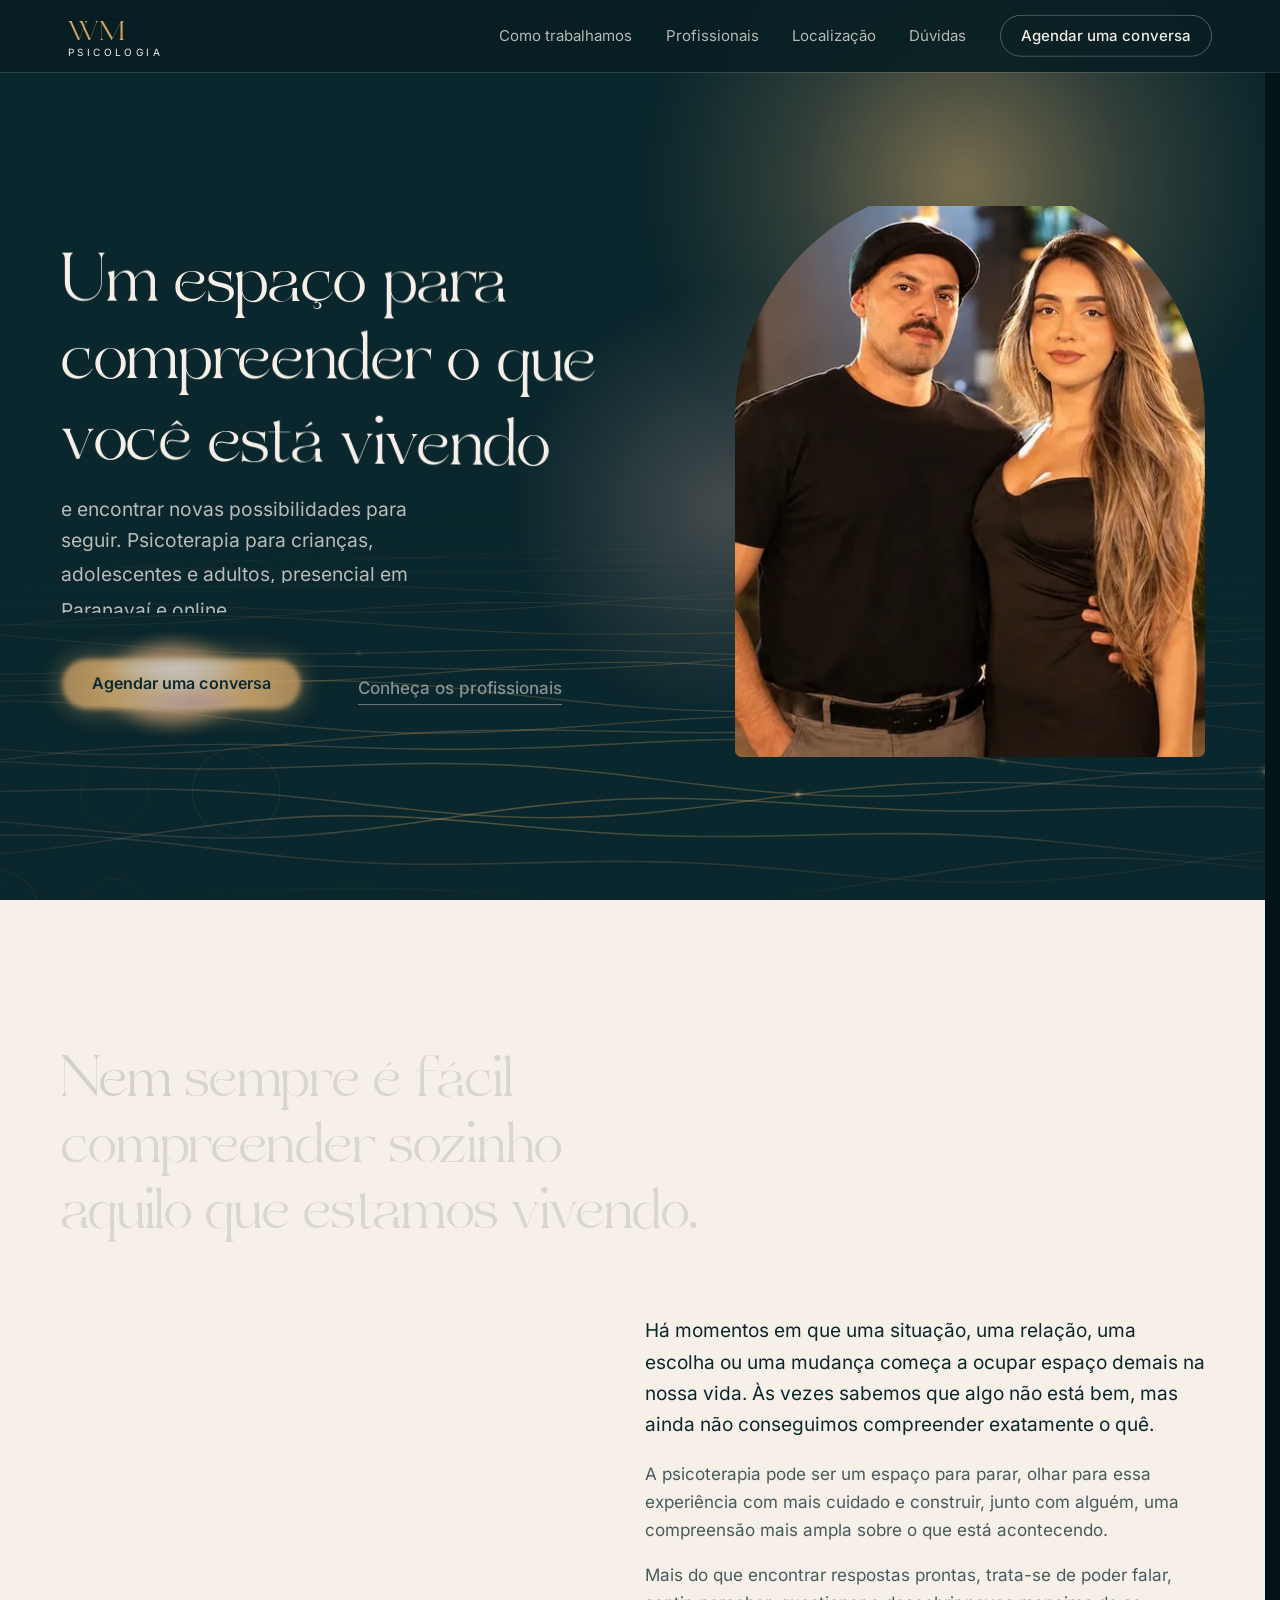
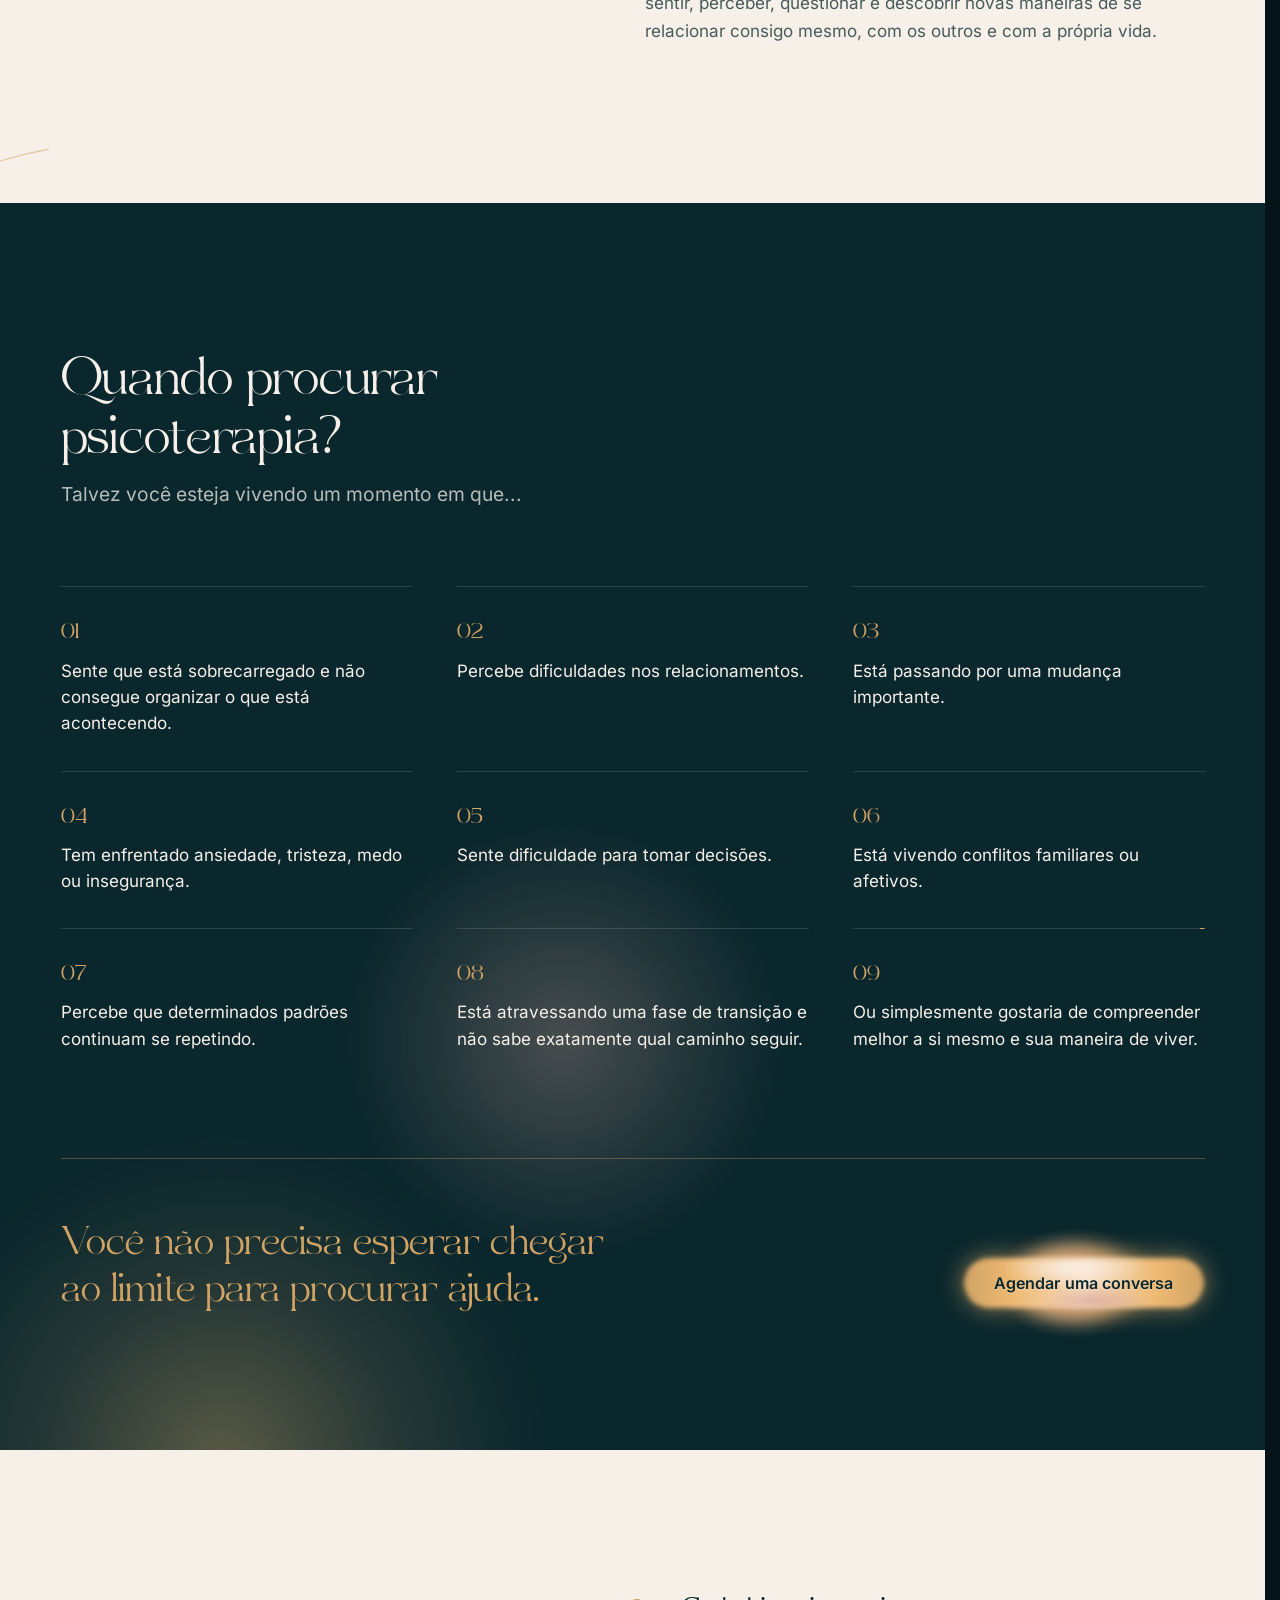
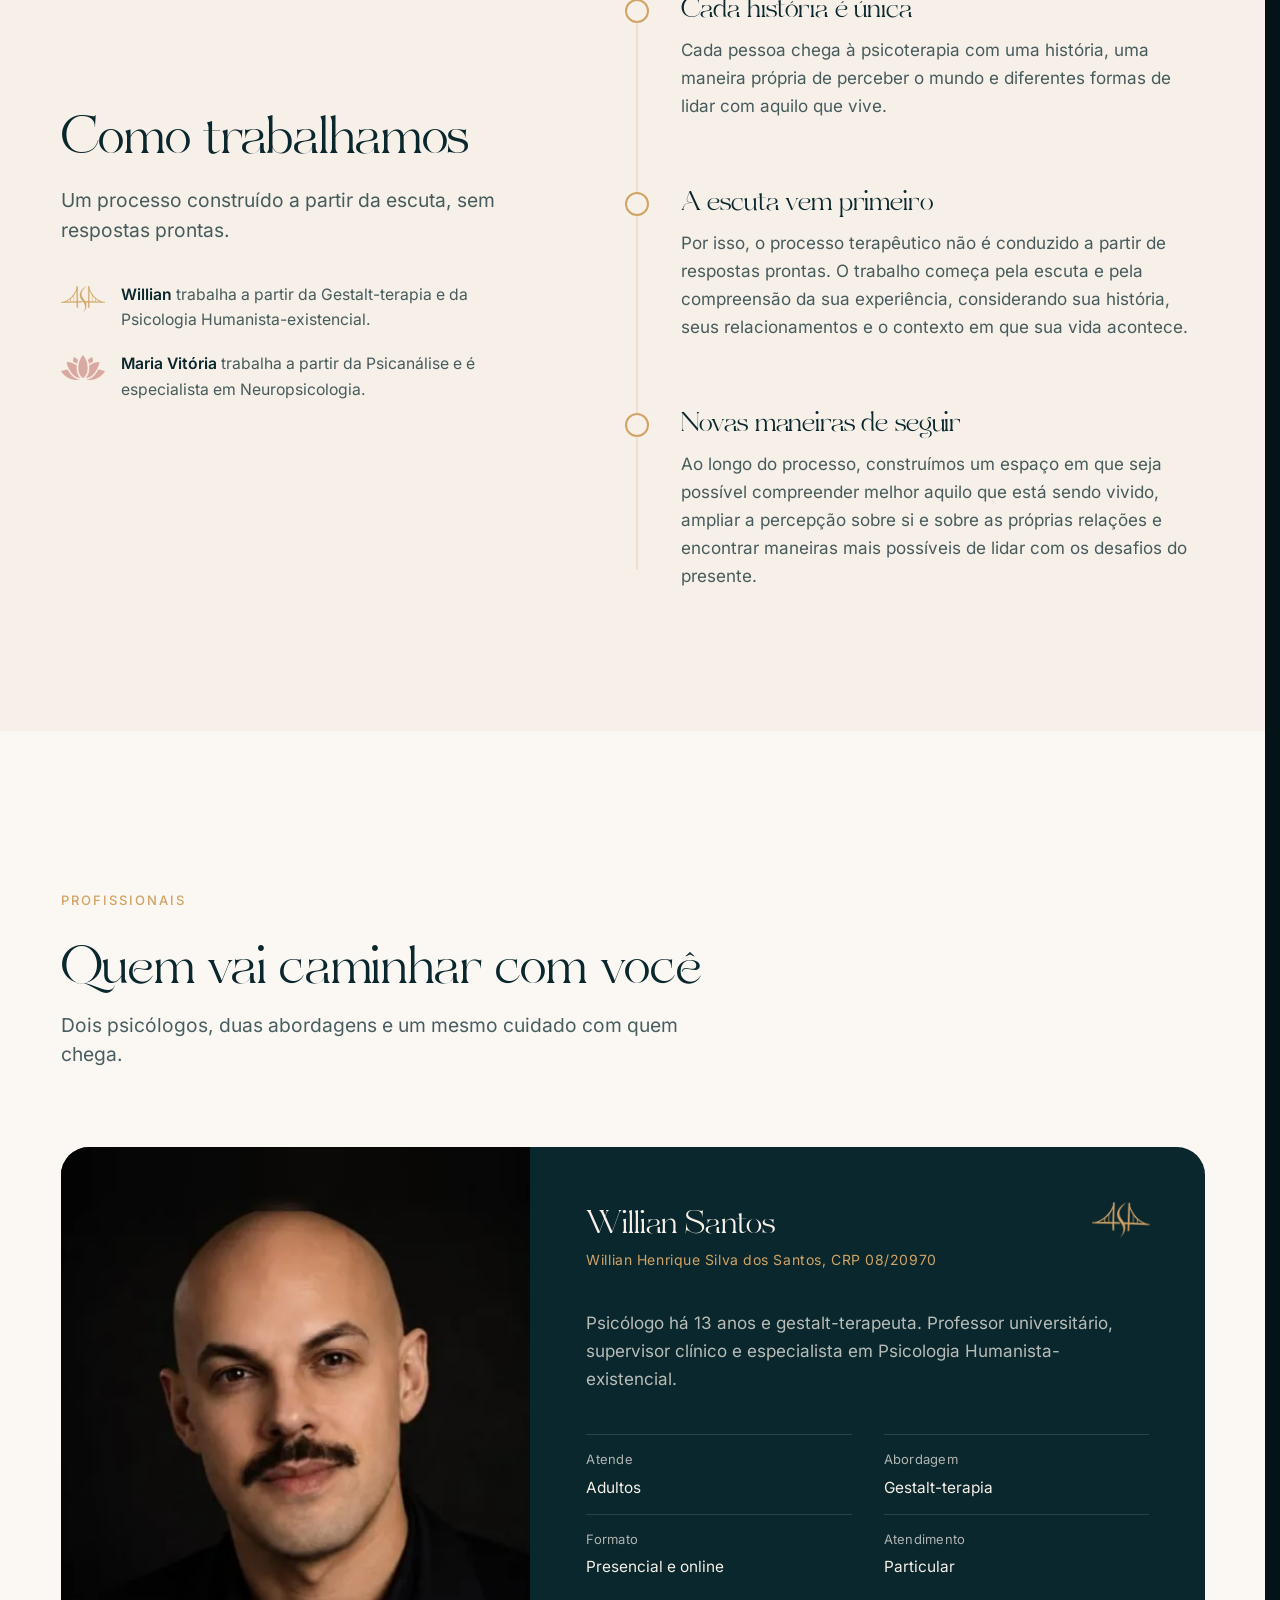
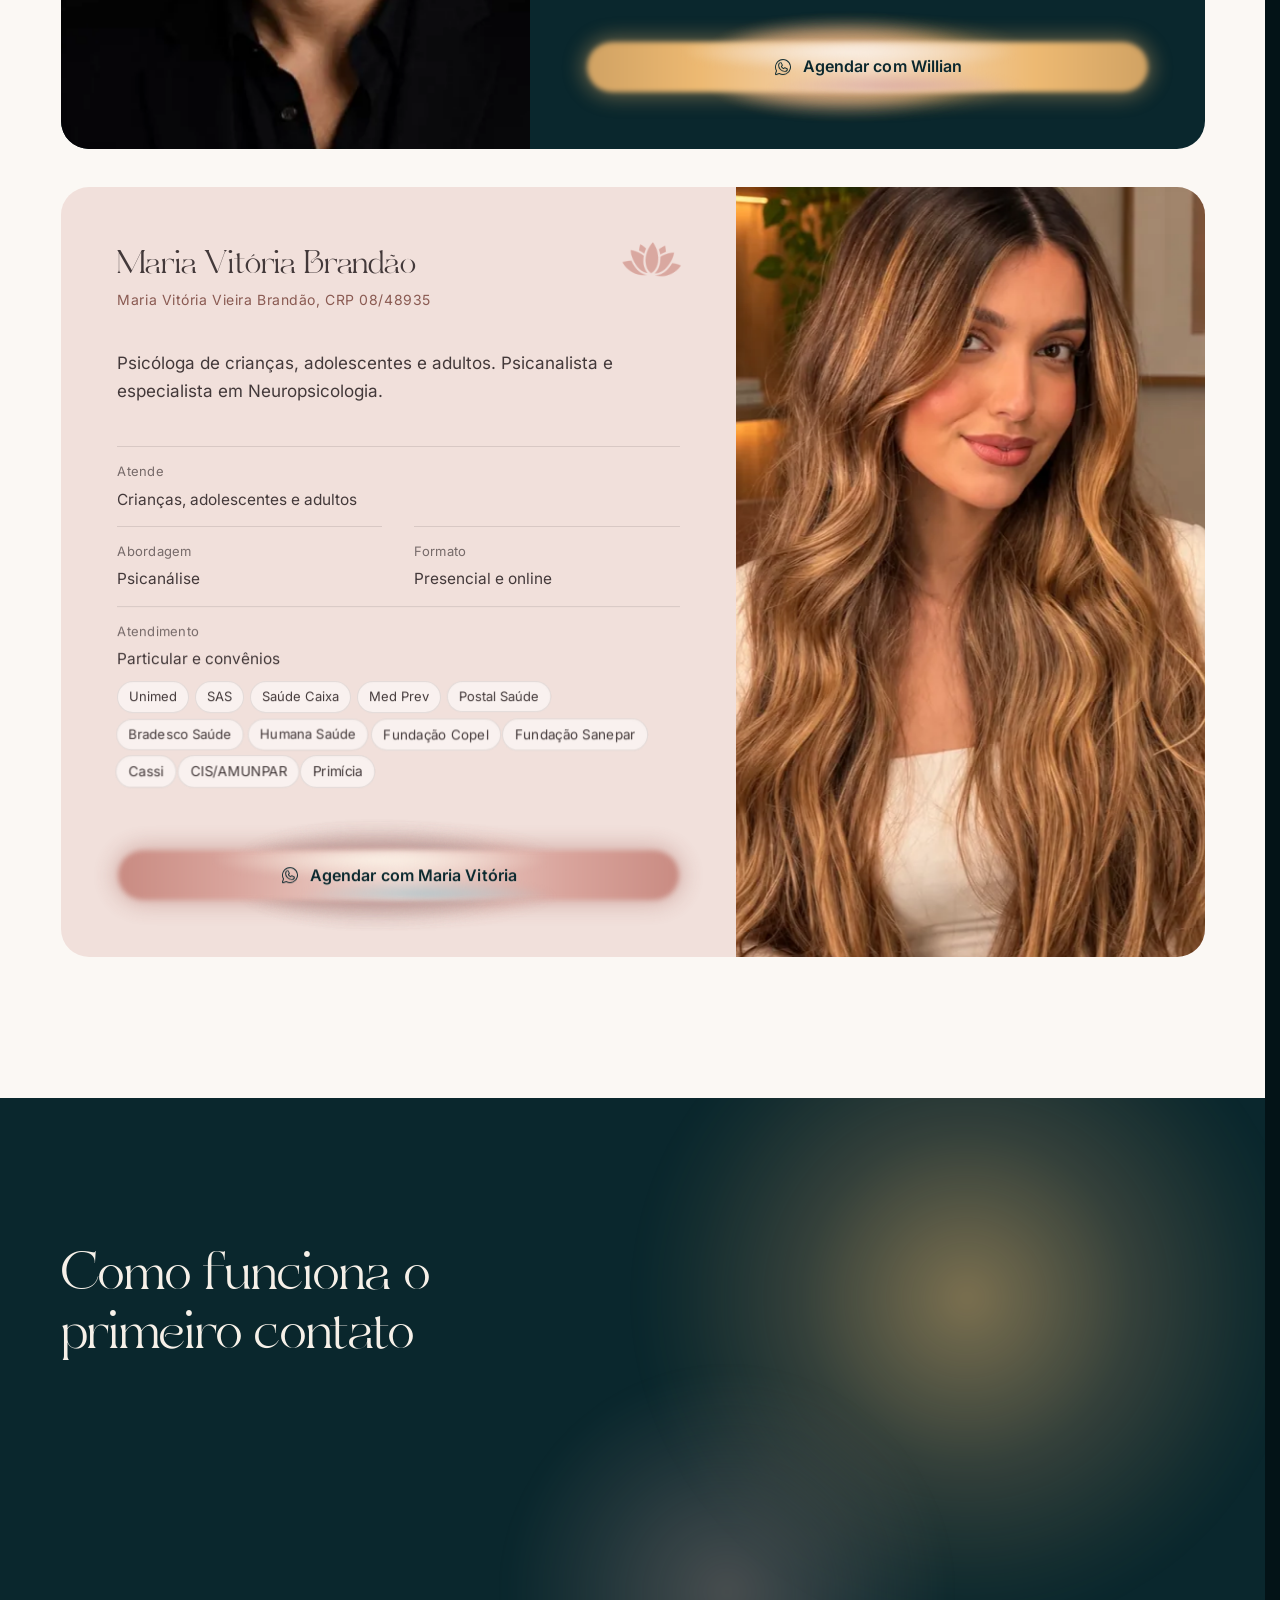
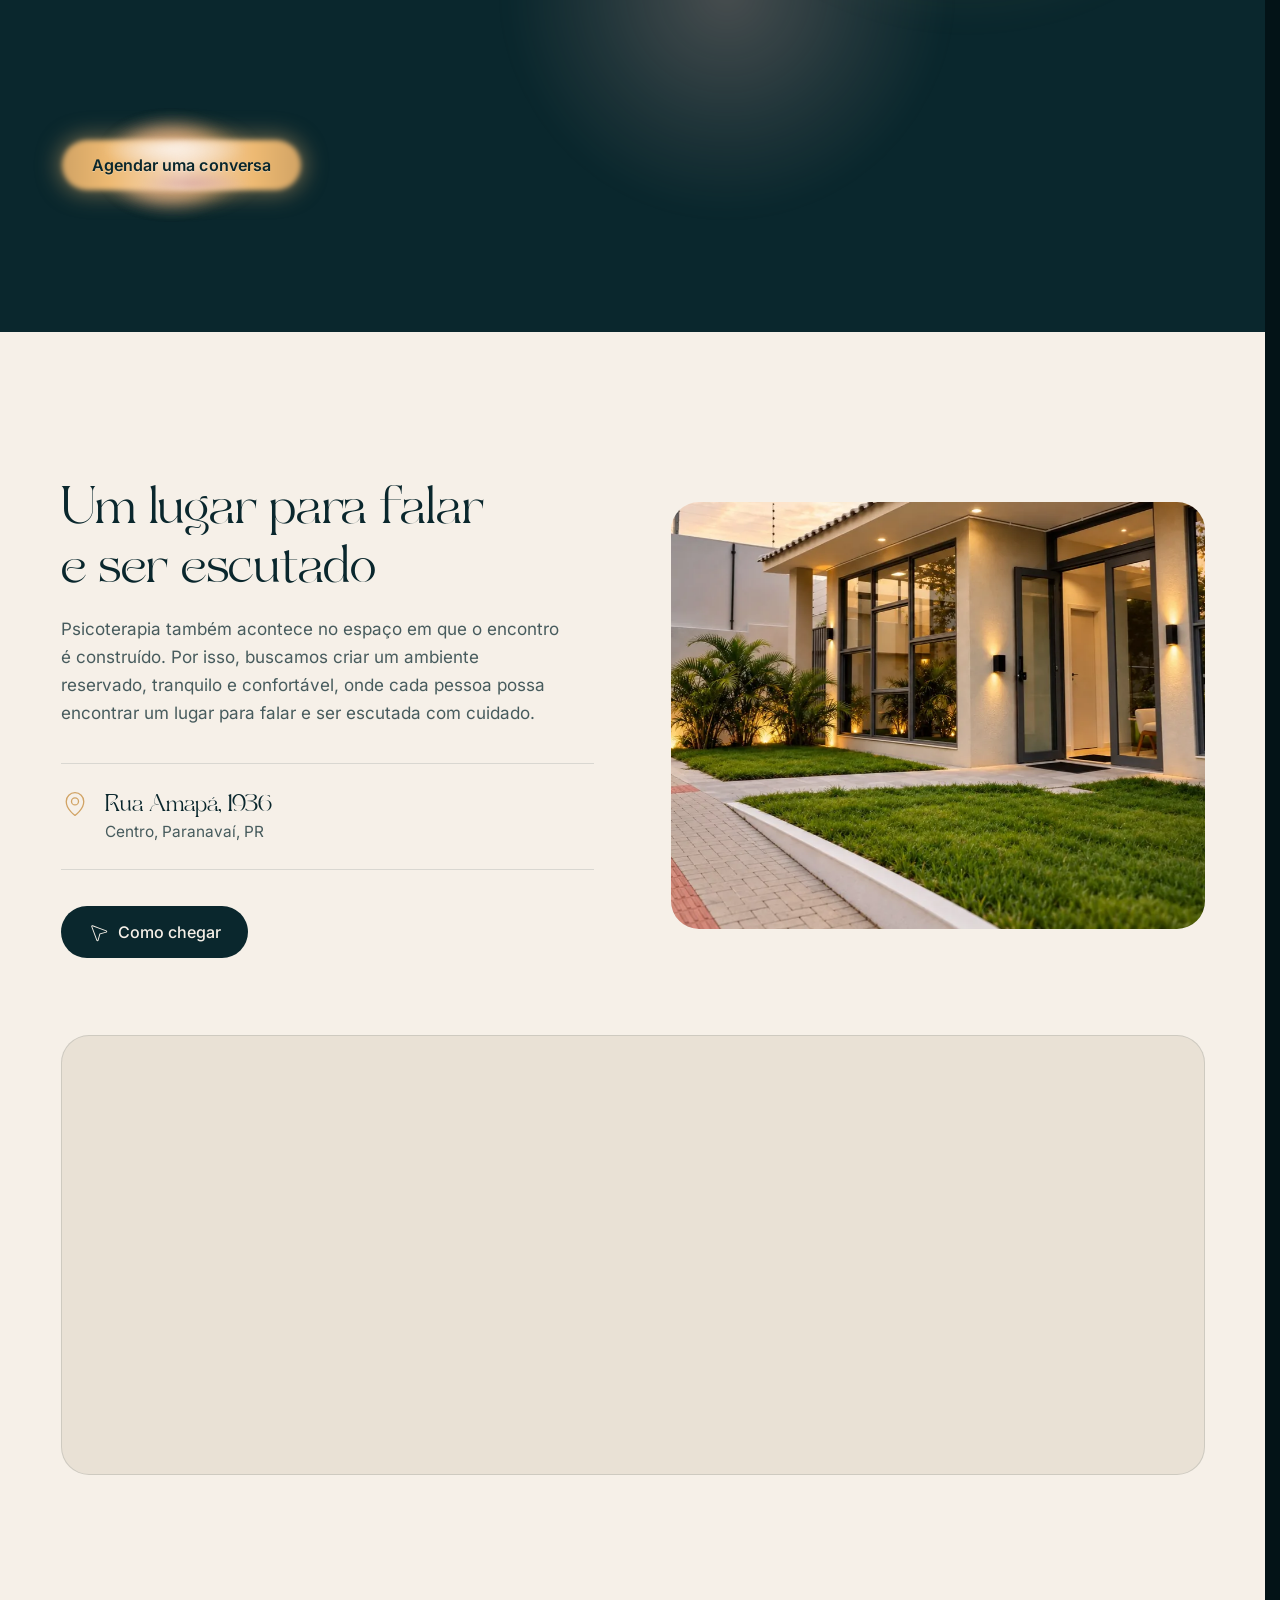
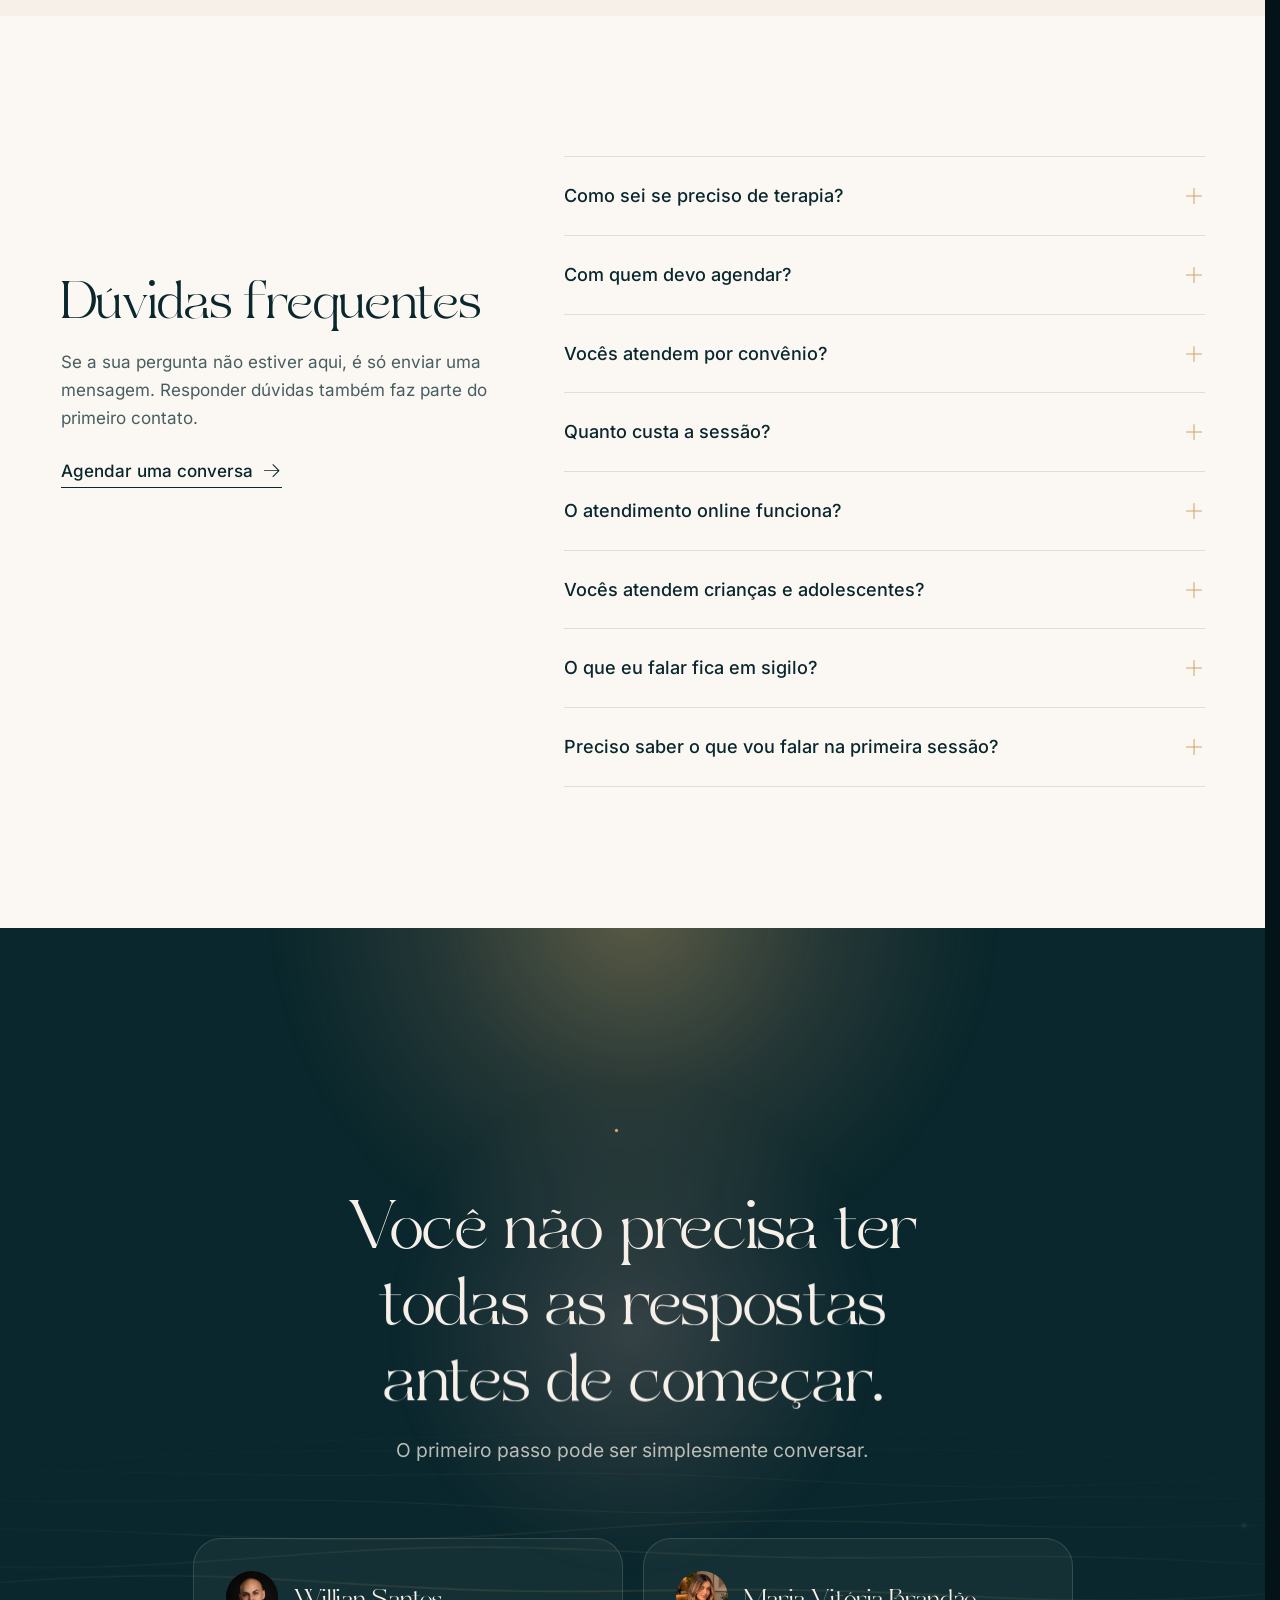
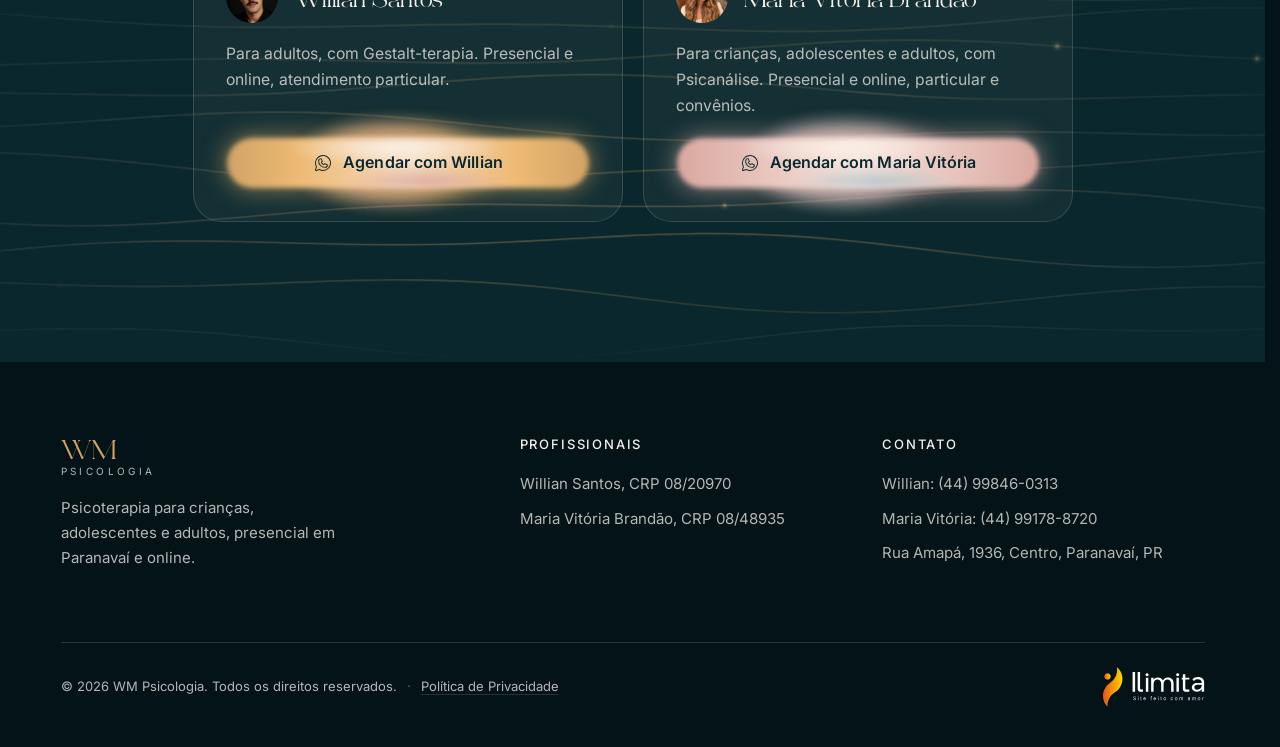
<file: index.html>
<!doctype html>
<html lang="pt-BR">
<head>
  <!-- Google tag -->
  <script async src="https://www.googletagmanager.com/gtm.js?id=GTM-5FRT9K2N"></script>
  <script>
    window.dataLayer = window.dataLayer || [];
    function gtag(){dataLayer.push(arguments);}
    gtag('js', new Date());
  </script>
  <meta charset="utf-8">
  <meta name="viewport" content="width=device-width, initial-scale=1">
  <title>WM Psicologia | Psicoterapia em Paranavaí e online</title>
  <meta name="description" content="Psicoterapia para crianças, adolescentes e adultos em Paranavaí (PR) e online, com Willian Santos e Maria Vitória Brandão. Agende uma conversa pelo WhatsApp.">
  <meta name="theme-color" content="#0a272d">
  <link rel="canonical" href="https://wmpsicologia.com.br/">

  <meta property="og:type" content="website">
  <meta property="og:locale" content="pt_BR">
  <meta property="og:site_name" content="WM Psicologia">
  <meta property="og:title" content="WM Psicologia | Psicoterapia em Paranavaí e online">
  <meta property="og:description" content="Um espaço para compreender o que você está vivendo e encontrar novas possibilidades para seguir.">
  <meta property="og:url" content="https://wmpsicologia.com.br/">
  <meta property="og:image" content="https://wmpsicologia.com.br/assets/img/og-image.jpg?v=2">
  <meta property="og:image:width" content="1200">
  <meta property="og:image:height" content="630">
  <meta name="twitter:card" content="summary_large_image">

  <link rel="icon" type="image/png" sizes="48x48" href="favicon-48.png">
  <link rel="apple-touch-icon" href="apple-touch-icon.png">
  <link rel="preload" href="assets/fonts/aleiakids.woff2" as="font" type="font/woff2" crossorigin>
  <link rel="preload" href="assets/fonts/inter-latin.woff2" as="font" type="font/woff2" crossorigin>
  <link rel="preload" href="assets/img/duo-arch.webp?v=2" as="image" type="image/webp" imagesrcset="assets/img/duo-arch-sm.webp?v=2 480w, assets/img/duo-arch.webp?v=2 770w" imagesizes="(max-width: 900px) 380px, 470px">
  <link rel="stylesheet" href="assets/css/style.css">

  <script type="application/ld+json">
  {
    "@context": "https://schema.org",
    "@type": "MedicalClinic",
    "name": "WM Psicologia",
    "url": "https://wmpsicologia.com.br/",
    "image": "https://wmpsicologia.com.br/assets/img/og-image.jpg?v=2",
    "description": "Psicoterapia para crianças, adolescentes e adultos, presencial em Paranavaí e online.",
    "medicalSpecialty": "Psychiatric",
    "address": {
      "@type": "PostalAddress",
      "streetAddress": "Rua Amapá, 1936",
      "addressLocality": "Paranavaí",
      "addressRegion": "PR",
      "addressCountry": "BR"
    },
    "employee": [
      { "@type": "Person", "name": "Willian Henrique Silva dos Santos", "jobTitle": "Psicólogo, CRP 08/20970", "telephone": "+55 44 99846-0313" },
      { "@type": "Person", "name": "Maria Vitória Vieira Brandão", "jobTitle": "Psicóloga, CRP 08/48935", "telephone": "+55 44 99178-8720" }
    ]
  }
  </script>
  <script>
    (function (d) {
      var h = d.documentElement;
      h.classList.add('js');
      if (window.matchMedia('(prefers-reduced-motion: reduce)').matches) return;
      h.classList.add('motion');
      try { if (!location.hash && !sessionStorage.getItem('wm-intro')) h.classList.add('intro'); } catch (e) { if (!location.hash) h.classList.add('intro'); }
      setTimeout(function () { if (!window.__wmMotion) h.classList.remove('motion', 'intro'); }, 4000);
    })(document);
  </script>
</head>
<body>
  <svg width="0" height="0" style="position:absolute" aria-hidden="true">
    <!-- Ícones: Phosphor Icons (light), licença MIT -->
    <symbol id="i-wa" viewBox="0 0 256 256"><path d="M186.68,146.63l-32-16a6,6,0,0,0-6,.38L133,141.46A42.49,42.49,0,0,1,114.54,123L125,107.33a6,6,0,0,0,.38-6l-16-32A6,6,0,0,0,104,66a38,38,0,0,0-38,38,86.1,86.1,0,0,0,86,86,38,38,0,0,0,38-38A6,6,0,0,0,186.68,146.63ZM152,178a74.09,74.09,0,0,1-74-74,26,26,0,0,1,22.42-25.75l12.66,25.32-10.39,15.58a6,6,0,0,0-.54,5.63,54.43,54.43,0,0,0,29.07,29.07,6,6,0,0,0,5.63-.54l15.58-10.39,25.32,12.66A26,26,0,0,1,152,178ZM128,26A102,102,0,0,0,38.35,176.69L26.73,211.56a14,14,0,0,0,17.71,17.71l34.87-11.62A102,102,0,1,0,128,26Zm0,192a90,90,0,0,1-45.06-12.08,6.09,6.09,0,0,0-3-.81,6.2,6.2,0,0,0-1.9.31L40.65,217.88a2,2,0,0,1-2.53-2.53L50.58,178a6,6,0,0,0-.5-4.91A90,90,0,1,1,128,218Z"/></symbol>
    <symbol id="i-pin" viewBox="0 0 256 256"><path d="M128,66a38,38,0,1,0,38,38A38,38,0,0,0,128,66Zm0,64a26,26,0,1,1,26-26A26,26,0,0,1,128,130Zm0-112a86.1,86.1,0,0,0-86,86c0,30.91,14.34,63.74,41.47,94.94a252.32,252.32,0,0,0,41.09,38,6,6,0,0,0,6.88,0,252.32,252.32,0,0,0,41.09-38c27.13-31.2,41.47-64,41.47-94.94A86.1,86.1,0,0,0,128,18Zm0,206.51C113,212.93,54,163.62,54,104a74,74,0,0,1,148,0C202,163.62,143,212.93,128,224.51Z"/></symbol>
    <symbol id="i-arrow" viewBox="0 0 256 256"><path d="M220.24,132.24l-72,72a6,6,0,0,1-8.48-8.48L201.51,134H40a6,6,0,0,1,0-12H201.51L139.76,60.24a6,6,0,0,1,8.48-8.48l72,72A6,6,0,0,1,220.24,132.24Z"/></symbol>
    <symbol id="i-arrow-ur" viewBox="0 0 256 256"><path d="M198,64V168a6,6,0,0,1-12,0V78.48L68.24,196.24a6,6,0,0,1-8.48-8.48L177.52,70H88a6,6,0,0,1,0-12H192A6,6,0,0,1,198,64Z"/></symbol>
    <symbol id="i-plus" viewBox="0 0 256 256"><path d="M222,128a6,6,0,0,1-6,6H134v82a6,6,0,0,1-12,0V134H40a6,6,0,0,1,0-12h82V40a6,6,0,0,1,12,0v82h82A6,6,0,0,1,222,128Z"/></symbol>
    <symbol id="i-nav" viewBox="0 0 256 256"><path d="M236.65,108.1,60.72,42.83l-.13,0A14,14,0,0,0,42.78,60.59s0,.09,0,.13L108.1,236.65A13.77,13.77,0,0,0,121.28,246h.26a13.8,13.8,0,0,0,13.14-9.88l0-.15,22.14-79.1L236,134.73l.15,0a14,14,0,0,0,.53-26.58Zm-4,15.1-82.26,23a6,6,0,0,0-4.16,4.16l-23,82.26a1.85,1.85,0,0,1-1.86,1.36,1.82,1.82,0,0,1-1.92-1.35.61.61,0,0,0,0-.12L54.11,56.62a2,2,0,0,1,2.51-2.51l175.91,65.26.12,0a2,2,0,0,1,0,3.79Z"/></symbol>
    <symbol id="i-globe" viewBox="0 0 256 256"><path d="M128,26A102,102,0,1,0,230,128,102.12,102.12,0,0,0,128,26Zm89.8,96H173.89c-1.54-40.77-18.48-68.23-30.43-82.67A90.19,90.19,0,0,1,217.8,122ZM128,215.83a110,110,0,0,1-15.19-19.45A128.37,128.37,0,0,1,94.13,134h67.74a128.37,128.37,0,0,1-18.68,62.38A110,110,0,0,1,128,215.83ZM94.13,122a128.37,128.37,0,0,1,18.68-62.38A110,110,0,0,1,128,40.17a110,110,0,0,1,15.19,19.45A128.37,128.37,0,0,1,161.87,122Zm18.41-82.67c-12,14.44-28.89,41.9-30.43,82.67H38.2A90.19,90.19,0,0,1,112.54,39.33ZM38.2,134H82.11c1.54,40.77,18.48,68.23,30.43,82.67A90.19,90.19,0,0,1,38.2,134Zm105.26,82.67c11.95-14.44,28.89-41.9,30.43-82.67H217.8A90.19,90.19,0,0,1,143.46,216.67Z"/></symbol>
    <symbol id="i-home" viewBox="0 0 256 256"><path d="M240,210H222V131.17l5.76,5.76a6,6,0,0,0,8.48-8.49L137.9,30.09a14,14,0,0,0-19.8,0L19.76,128.44a6,6,0,0,0,8.48,8.49L34,131.17V210H16a6,6,0,0,0,0,12H240a6,6,0,0,0,0-12ZM46,119.17l80.58-80.59a2,2,0,0,1,2.84,0L210,119.17V210H158V152a6,6,0,0,0-6-6H104a6,6,0,0,0-6,6v58H46ZM146,210H110V158h36Z"/></symbol>
    <symbol id="i-question" viewBox="0 0 256 256"><path d="M138,180a10,10,0,1,1-10-10A10,10,0,0,1,138,180ZM128,74c-21,0-38,15.25-38,34v4a6,6,0,0,0,12,0v-4c0-12.13,11.66-22,26-22s26,9.87,26,22-11.66,22-26,22a6,6,0,0,0-6,6v8a6,6,0,0,0,12,0v-2.42c18.11-2.58,32-16.66,32-33.58C166,89.25,149,74,128,74Zm102,54A102,102,0,1,1,128,26,102.12,102.12,0,0,1,230,128Zm-12,0a90,90,0,1,0-90,90A90.1,90.1,0,0,0,218,128Z"/></symbol>
  </svg>

  <div class="intro-screen" aria-hidden="true">
    <div class="intro-screen__inner">
      <svg class="bridge bridge--intro" viewBox="-12 -12 1024 638" fill="none" aria-hidden="true" focusable="false">
        <g class="bridge__towers"><path d="M368,488 L368,16"/><path d="M632,488 L632,16"/></g>
        <g class="bridge__deck"><path d="M478,362 L10,368"/><path d="M548,362 L990,368"/></g>
        <g class="bridge__cables"><path d="M362,30 C330,180 200,340 12,362"/><path d="M638,30 C670,180 800,340 988,362"/></g>
        <g class="bridge__hangers"><path d="M214,273 L214,364"/><path d="M284,199 L284,363"/><path d="M716,199 L716,363"/><path d="M786,273 L786,364"/></g>
        <path class="bridge__river" d="M572,6 C500,60 440,130 438,210 C436,290 530,345 560,410 C592,480 560,560 490,610"/>
      </svg>
      <p class="intro-screen__word"><span class="intro-screen__wm">WM</span><span class="intro-screen__sub">Psicologia</span></p>
    </div>
  </div>

  <a class="skip-link" href="#conteudo">Pular para o conteúdo</a>

  <header class="site-header is-solid" id="topo">
    <div class="container">
      <a class="brand" href="#inicio" aria-label="WM Psicologia, página inicial">
        <span class="brand__wm">WM</span>
        <span class="brand__sub">Psicologia</span>
      </a>
      <nav class="nav" aria-label="Principal">
        <a href="#abordagem">Como trabalhamos</a>
        <a href="#profissionais">Profissionais</a>
        <a href="#localizacao">Localização</a>
        <a href="#duvidas">Dúvidas</a>
        <a class="btn btn--ghost-dark" href="#agendar">Agendar uma conversa</a>
      </nav>
    </div>
    <span class="scroll-progress" aria-hidden="true"></span>
  </header>

  <main id="conteudo">

    <!-- 1. Hero -->
    <section class="hero" id="inicio" aria-labelledby="hero-title">
      <div class="glow" aria-hidden="true"></div>
      <canvas class="river" data-river aria-hidden="true"></canvas>
      <div class="rings" aria-hidden="true"><span></span><span></span><span></span><span></span><span></span><span></span></div>
      <div class="container hero__grid">
        <div>
          <h1 class="h-xl reveal" id="hero-title" style="--d:.08s">Um espaço para compreender o que você está vivendo</h1>
          <p class="hero__sub lead reveal" style="--d:.16s">e encontrar novas possibilidades para seguir. Psicoterapia para crianças, adolescentes e adultos, presencial em Paranavaí e online.</p>
          <div class="hero__actions reveal" style="--d:.24s">
            <a class="btn btn--gold btn--aura aura--gold" data-magnetic href="#agendar"><span class="aura" aria-hidden="true"><i></i><i></i><i></i></span>Agendar uma conversa</a>
            <a class="text-link" href="#profissionais">Conheça os profissionais</a>
          </div>
        </div>
        <div class="hero__media reveal" style="--d:.2s">
          <svg class="arch-outline" aria-hidden="true" focusable="false"><path/></svg>
          <div class="arch">
            <img src="assets/img/duo-arch.webp?v=2"
                 srcset="assets/img/duo-arch-sm.webp?v=2 480w, assets/img/duo-arch.webp?v=2 770w"
                 sizes="(max-width: 900px) 380px, 470px"
                 width="770" height="940" fetchpriority="high"
                 alt="Willian Santos e Maria Vitória Brandão, psicólogos da WM Psicologia, lado a lado na clínica">
          </div>
        </div>
      </div>
    </section>

    <!-- 2. Ponte de empatia -->
    <section class="section is-sand" id="sobre" aria-labelledby="empatia-title">
      <div class="container">
        <h2 class="statement reveal" id="empatia-title">Nem sempre é fácil compreender sozinho <span class="soft">aquilo que estamos vivendo.</span></h2>
        <div class="empathy__body">
          <p class="reveal">Há momentos em que uma situação, uma relação, uma escolha ou uma mudança começa a ocupar espaço demais na nossa vida. Às vezes sabemos que algo não está bem, mas ainda não conseguimos compreender exatamente o quê.</p>
          <p class="reveal">A psicoterapia pode ser um espaço para parar, olhar para essa experiência com mais cuidado e construir, junto com alguém, uma compreensão mais ampla sobre o que está acontecendo.</p>
          <p class="reveal">Mais do que encontrar respostas prontas, trata-se de poder falar, sentir, perceber, questionar e descobrir novas maneiras de se relacionar consigo mesmo, com os outros e com a própria vida.</p>
        </div>
      </div>
      <svg class="flow-line" viewBox="0 0 1440 160" preserveAspectRatio="none" aria-hidden="true">
        <path class="flow-line__base" d="M0,118 C220,60 380,150 620,104 C860,58 1000,140 1220,92 C1320,70 1390,84 1440,96"/>
        <path class="flow-line__current" d="M0,118 C220,60 380,150 620,104 C860,58 1000,140 1220,92 C1320,70 1390,84 1440,96"/>
      </svg>
    </section>

    <!-- 3. Quando procurar psicoterapia -->
    <section class="section is-dark" id="quando" aria-labelledby="quando-title">
      <div class="glow glow--low" aria-hidden="true"></div>
      <div class="container">
        <div class="when__head">
          <h2 class="h-lg reveal" id="quando-title">Quando procurar psicoterapia?</h2>
          <p class="lead muted-dark reveal">Talvez você esteja vivendo um momento em que...</p>
        </div>
        <ol class="when__grid">
          <li class="reveal"><span class="when__bar" aria-hidden="true"></span><span class="when__text">Sente que está sobrecarregado e não consegue organizar o que está acontecendo.</span></li>
          <li class="reveal" style="--d:.06s"><span class="when__bar" aria-hidden="true"></span><span class="when__text">Percebe dificuldades nos relacionamentos.</span></li>
          <li class="reveal" style="--d:.12s"><span class="when__bar" aria-hidden="true"></span><span class="when__text">Está passando por uma mudança importante.</span></li>
          <li class="reveal"><span class="when__bar" aria-hidden="true"></span><span class="when__text">Tem enfrentado ansiedade, tristeza, medo ou insegurança.</span></li>
          <li class="reveal" style="--d:.06s"><span class="when__bar" aria-hidden="true"></span><span class="when__text">Sente dificuldade para tomar decisões.</span></li>
          <li class="reveal" style="--d:.12s"><span class="when__bar" aria-hidden="true"></span><span class="when__text">Está vivendo conflitos familiares ou afetivos.</span></li>
          <li class="reveal"><span class="when__bar" aria-hidden="true"></span><span class="when__text">Percebe que determinados padrões continuam se repetindo.</span></li>
          <li class="reveal" style="--d:.06s"><span class="when__bar" aria-hidden="true"></span><span class="when__text">Está atravessando uma fase de transição e não sabe exatamente qual caminho seguir.</span></li>
          <li class="reveal" style="--d:.12s"><span class="when__bar" aria-hidden="true"></span><span class="when__text">Ou simplesmente gostaria de compreender melhor a si mesmo e sua maneira de viver.</span></li>
        </ol>
        <div class="when__close reveal">
          <p>Você não precisa esperar chegar ao limite para procurar ajuda.</p>
          <a class="btn btn--gold btn--aura aura--gold" data-magnetic href="#agendar"><span class="aura" aria-hidden="true"><i></i><i></i><i></i></span>Agendar uma conversa</a>
        </div>
      </div>
    </section>

    <!-- 4. Como trabalhamos -->
    <section class="section is-sand" id="abordagem" aria-labelledby="abordagem-title">
      <div class="container approach__grid">
        <div class="approach__intro">
          <h2 class="h-lg reveal" id="abordagem-title">Como trabalhamos</h2>
          <p class="lead muted-light reveal">Um processo construído a partir da escuta, sem respostas prontas.</p>
          <div class="approach__lines">
            <div class="reveal">
              <img src="assets/img/ponte-dourada.png" width="261" height="160" alt="" loading="lazy">
              <p><strong>Willian</strong> trabalha a partir da Gestalt-terapia e da Psicologia Humanista-existencial.</p>
            </div>
            <div class="reveal" style="--d:.08s">
              <img src="assets/img/lotus-rose.png" width="280" height="160" alt="" loading="lazy">
              <p><strong>Maria Vitória</strong> trabalha a partir da Psicanálise e é especialista em Neuropsicologia.</p>
            </div>
          </div>
        </div>

        <div class="path" data-path>
          <div class="path__rail" aria-hidden="true"><span class="path__fill"></span></div>
          <div class="path__step reveal">
            <h3>Cada história é única</h3>
            <p>Cada pessoa chega à psicoterapia com uma história, uma maneira própria de perceber o mundo e diferentes formas de lidar com aquilo que vive.</p>
          </div>
          <div class="path__step reveal">
            <h3>A escuta vem primeiro</h3>
            <p>Por isso, o processo terapêutico não é conduzido a partir de respostas prontas. O trabalho começa pela escuta e pela compreensão da sua experiência, considerando sua história, seus relacionamentos e o contexto em que sua vida acontece.</p>
          </div>
          <div class="path__step reveal">
            <h3>Novas maneiras de seguir</h3>
            <p>Ao longo do processo, construímos um espaço em que seja possível compreender melhor aquilo que está sendo vivido, ampliar a percepção sobre si e sobre as próprias relações e encontrar maneiras mais possíveis de lidar com os desafios do presente.</p>
          </div>
        </div>
      </div>
    </section>

    <!-- 5. Profissionais -->
    <section class="section is-paper" id="profissionais" aria-labelledby="pros-title">
      <div class="container">
        <div class="pros__head">
          <p class="eyebrow reveal">Profissionais</p>
          <h2 class="h-lg reveal" id="pros-title">Quem vai caminhar com você</h2>
          <p class="lead muted-light reveal">Dois psicólogos, duas abordagens e um mesmo cuidado com quem chega.</p>
        </div>

        <div class="pros__grid">
          <article class="pro pro--will reveal" data-tilt aria-labelledby="will-name">
            <div class="pro__photo">
              <img src="assets/img/willian.webp" width="512" height="770" loading="lazy" alt="Retrato do psicólogo Willian Santos">
            </div>
            <div class="pro__body">
              <div class="pro__top">
                <div>
                  <h3 class="pro__name" id="will-name">Willian Santos</h3>
                  <p class="pro__crp">Willian Henrique Silva dos Santos, CRP 08/20970</p>
                </div>
                <img class="pro__symbol" src="assets/img/ponte-dourada.png" width="261" height="160" alt="" loading="lazy">
              </div>
              <p class="pro__bio">Psicólogo há 13 anos e gestalt-terapeuta. Professor universitário, supervisor clínico e especialista em Psicologia Humanista-existencial.</p>
              <dl class="pro__facts">
                <div><dt>Atende</dt><dd>Adultos</dd></div>
                <div><dt>Abordagem</dt><dd>Gestalt-terapia</dd></div>
                <div><dt>Formato</dt><dd>Presencial e online</dd></div>
                <div><dt>Atendimento</dt><dd>Particular</dd></div>
              </dl>
              <a class="btn btn--gold btn--aura aura--gold" href="https://wa.me/5544998460313?text=Ol%C3%A1%2C%20Willian%21%20Estou%20entrando%20em%20contato%20atrav%C3%A9s%20do%20site%20da%20WM%20Psicologia%20e%20gostaria%20de%20agendar%20uma%20conversa." target="_blank" rel="noopener"><span class="aura" aria-hidden="true"><i></i><i></i><i></i></span>
                <svg class="icon" aria-hidden="true"><use href="#i-wa"/></svg>Agendar com Willian
              </a>
            </div>
          </article>

          <article class="pro pro--mavi reveal" data-tilt style="--d:.1s" aria-labelledby="mavi-name">
            <div class="pro__photo">
              <img src="assets/img/mavi.webp" width="720" height="900" loading="lazy" alt="Retrato da psicóloga Maria Vitória Brandão">
            </div>
            <div class="pro__body">
              <div class="pro__top">
                <div>
                  <h3 class="pro__name" id="mavi-name">Maria Vitória Brandão</h3>
                  <p class="pro__crp">Maria Vitória Vieira Brandão, CRP 08/48935</p>
                </div>
                <img class="pro__symbol" src="assets/img/lotus-rose.png" width="280" height="160" alt="" loading="lazy">
              </div>
              <p class="pro__bio">Psicóloga de crianças, adolescentes e adultos. Psicanalista e especialista em Neuropsicologia.</p>
              <dl class="pro__facts">
                <div><dt>Atende</dt><dd>Crianças, adolescentes e adultos</dd></div>
                <div><dt>Abordagem</dt><dd>Psicanálise</dd></div>
                <div><dt>Formato</dt><dd>Presencial e online</dd></div>
                <div>
                  <dt>Atendimento</dt>
                  <dd>Particular e convênios
                    <ul class="plans" aria-label="Convênios aceitos">
                      <li>Unimed</li><li>SAS</li><li>Saúde Caixa</li><li>Med Prev</li><li>Postal Saúde</li><li>Bradesco Saúde</li><li>Humana Saúde</li><li>Fundação Copel</li><li>Fundação Sanepar</li><li>Cassi</li><li>CIS/AMUNPAR</li><li>Primícia</li>
                    </ul>
                  </dd>
                </div>
              </dl>
              <a class="btn btn--rose btn--aura aura--rose" href="https://wa.me/5544991788720?text=Ol%C3%A1%2C%20Maria%20Vit%C3%B3ria%21%20Estou%20entrando%20em%20contato%20atrav%C3%A9s%20do%20site%20da%20WM%20Psicologia%20e%20gostaria%20de%20agendar%20uma%20conversa." target="_blank" rel="noopener"><span class="aura" aria-hidden="true"><i></i><i></i><i></i></span>
                <svg class="icon" aria-hidden="true"><use href="#i-wa"/></svg>Agendar com Maria Vitória
              </a>
            </div>
          </article>
        </div>
      </div>
    </section>

    <!-- 6. Como funciona o primeiro contato -->
    <section class="section is-dark" id="primeiro-contato" aria-labelledby="contato-title">
      <div class="glow" aria-hidden="true"></div>
      <div class="container">
        <div class="steps__head">
          <h2 class="h-lg reveal" id="contato-title">Como funciona o primeiro contato</h2>
        </div>
        <div class="steps-wrap">
        <div class="steps__line" aria-hidden="true"><span class="steps__fill"></span><span class="steps__dot"></span></div>
        <ol class="steps">
          <li class="step reveal">
            <span class="step__num" aria-hidden="true">1</span>
            <h3>Escolha com quem falar</h3>
            <p>Toque no botão do profissional e envie uma mensagem pelo WhatsApp. Pode ser curta, do jeito que você conseguir.</p>
          </li>
          <li class="step reveal" style="--d:.1s">
            <span class="step__num" aria-hidden="true">2</span>
            <h3>Uma conversa inicial</h3>
            <p>Você tira suas dúvidas sobre o atendimento, escolhe entre presencial ou online e combina o melhor horário.</p>
          </li>
          <li class="step reveal" style="--d:.2s">
            <span class="step__num" aria-hidden="true">3</span>
            <h3>A primeira sessão</h3>
            <p>Um encontro para você contar, no seu tempo, o que te trouxe até aqui. Sem pressa e sem precisar ter tudo organizado.</p>
          </li>
        </ol>
        </div>
        <div class="steps__cta reveal">
          <a class="btn btn--gold btn--aura aura--gold" data-magnetic href="#agendar"><span class="aura" aria-hidden="true"><i></i><i></i><i></i></span>Agendar uma conversa</a>
        </div>
      </div>
    </section>

    <!-- 7. Localização -->
    <section class="section is-sand" id="localizacao" aria-labelledby="local-title">
      <div class="container">
        <div class="place__grid">
          <div class="place__text">
            <h2 class="h-lg reveal" id="local-title">Um lugar para falar e ser escutado</h2>
            <p class="reveal">Psicoterapia também acontece no espaço em que o encontro é construído. Por isso, buscamos criar um ambiente reservado, tranquilo e confortável, onde cada pessoa possa encontrar um lugar para falar e ser escutada com cuidado.</p>
            <div class="address reveal">
              <svg class="icon" aria-hidden="true"><use href="#i-pin"/></svg>
              <div>
                <strong>Rua Amapá, 1936</strong>
                <span>Centro, Paranavaí, PR</span>
              </div>
            </div>
            <div class="place__actions reveal">
              <a class="btn btn--ink" href="https://www.google.com/maps/dir/?api=1&amp;destination=Rua%20Amap%C3%A1%2C%201936%2C%20Centro%2C%20Paranava%C3%AD%20-%20PR" target="_blank" rel="noopener">
                <svg class="icon" aria-hidden="true"><use href="#i-nav"/></svg>Como chegar
              </a>
            </div>
          </div>
          <div class="place__photo reveal" style="--d:.1s">
            <img src="assets/img/clinica.webp" width="1000" height="801" loading="lazy" alt="Fachada da clínica WM Psicologia na Rua Amapá, em Paranavaí, ao entardecer">
          </div>
        </div>
        <div class="map reveal">
          <iframe title="Mapa da WM Psicologia, Rua Amapá, 1936, Centro, Paranavaí"
                  src="https://www.google.com/maps?q=Rua%20Amap%C3%A1%2C%201936%2C%20Centro%2C%20Paranava%C3%AD%20-%20PR&amp;output=embed"
                  loading="lazy" referrerpolicy="no-referrer-when-downgrade" allowfullscreen></iframe>
        </div>
      </div>
    </section>

    <!-- 8. FAQ -->
    <section class="section is-paper" id="duvidas" aria-labelledby="faq-title">
      <div class="container faq__grid">
        <div class="faq__intro">
          <h2 class="h-lg reveal" id="faq-title">Dúvidas frequentes</h2>
          <p class="reveal">Se a sua pergunta não estiver aqui, é só enviar uma mensagem. Responder dúvidas também faz parte do primeiro contato.</p>
          <a class="text-link reveal" href="#agendar">Agendar uma conversa <svg class="icon" aria-hidden="true"><use href="#i-arrow"/></svg></a>
        </div>
        <div class="faq">
          <details class="reveal">
            <summary>Como sei se preciso de terapia?<svg class="icon" aria-hidden="true"><use href="#i-plus"/></svg></summary>
            <div class="faq__answer"><p>Não é preciso estar em crise para começar. Se algo tem ocupado espaço demais na sua vida, ou se você simplesmente quer se compreender melhor, isso já é um bom motivo para conversar.</p></div>
          </details>
          <details class="reveal">
            <summary>Com quem devo agendar?<svg class="icon" aria-hidden="true"><use href="#i-plus"/></svg></summary>
            <div class="faq__answer"><p>Willian atende adultos, a partir da Gestalt-terapia. Maria Vitória atende crianças, adolescentes e adultos, a partir da Psicanálise. Se ainda tiver dúvida, envie uma mensagem para qualquer um dos dois e conte um pouco do que está buscando.</p></div>
          </details>
          <details class="reveal">
            <summary>Vocês atendem por convênio?<svg class="icon" aria-hidden="true"><use href="#i-plus"/></svg></summary>
            <div class="faq__answer"><p>Maria Vitória atende particular e pelos convênios Unimed, SAS, Saúde Caixa, Med Prev, Postal Saúde, Bradesco Saúde, Humana Saúde, Fundação Copel, Fundação Sanepar, Cassi, CIS/AMUNPAR e Primícia. Willian atende somente particular. Para confirmar a cobertura do seu plano, fale diretamente pelo WhatsApp.</p></div>
          </details>
          <details class="reveal">
            <summary>Quanto custa a sessão?<svg class="icon" aria-hidden="true"><use href="#i-plus"/></svg></summary>
            <div class="faq__answer"><p>Os valores e a frequência das sessões são informados diretamente na conversa pelo WhatsApp, junto com os horários disponíveis.</p></div>
          </details>
          <details class="reveal">
            <summary>O atendimento online funciona?<svg class="icon" aria-hidden="true"><use href="#i-plus"/></svg></summary>
            <div class="faq__answer"><p>Sim. A psicoterapia online é regulamentada pelo Conselho Federal de Psicologia e segue os mesmos princípios de cuidado e sigilo do atendimento presencial. Você só precisa de um lugar reservado e de uma conexão estável.</p></div>
          </details>
          <details class="reveal">
            <summary>Vocês atendem crianças e adolescentes?<svg class="icon" aria-hidden="true"><use href="#i-plus"/></svg></summary>
            <div class="faq__answer"><p>Sim, com a Maria Vitória. Nesse caso, o primeiro contato é feito pelos pais ou responsáveis.</p></div>
          </details>
          <details class="reveal">
            <summary>O que eu falar fica em sigilo?<svg class="icon" aria-hidden="true"><use href="#i-plus"/></svg></summary>
            <div class="faq__answer"><p>Sim. O sigilo é um dever previsto no Código de Ética Profissional do Psicólogo. O que é conversado em sessão fica entre você e o profissional.</p></div>
          </details>
          <details class="reveal">
            <summary>Preciso saber o que vou falar na primeira sessão?<svg class="icon" aria-hidden="true"><use href="#i-plus"/></svg></summary>
            <div class="faq__answer"><p>Não. Você não precisa chegar com tudo organizado. A primeira sessão é justamente o espaço para começar a conversar, no seu ritmo.</p></div>
          </details>
        </div>
      </div>
    </section>

    <!-- 9. CTA final -->
    <section class="section is-dark final" id="agendar" aria-labelledby="final-title">
      <div class="glow glow--center" aria-hidden="true"></div>
      <canvas class="river river--final" data-river aria-hidden="true"></canvas>
      <div class="container">
        <svg class="bridge bridge--final" viewBox="-12 -12 1024 638" fill="none" aria-hidden="true" focusable="false">
        <g class="bridge__towers"><path d="M368,488 L368,16"/><path d="M632,488 L632,16"/></g>
        <g class="bridge__deck"><path d="M478,362 L10,368"/><path d="M548,362 L990,368"/></g>
        <g class="bridge__cables"><path d="M362,30 C330,180 200,340 12,362"/><path d="M638,30 C670,180 800,340 988,362"/></g>
        <g class="bridge__hangers"><path d="M214,273 L214,364"/><path d="M284,199 L284,363"/><path d="M716,199 L716,363"/><path d="M786,273 L786,364"/></g>
        <path class="bridge__river" d="M572,6 C500,60 440,130 438,210 C436,290 530,345 560,410 C592,480 560,560 490,610"/>
      </svg>
        <h2 class="h-xl reveal" id="final-title">Você não precisa ter todas as respostas antes de começar.</h2>
        <p class="final__sub lead reveal">O primeiro passo pode ser simplesmente conversar.</p>
        <div class="choices">
          <div class="choice reveal">
            <div class="choice__head">
              <img src="assets/img/willian.webp" width="52" height="52" alt="" loading="lazy">
              <h3>Willian Santos</h3>
            </div>
            <p>Para adultos, com Gestalt-terapia. Presencial e online, atendimento particular.</p>
            <a class="btn btn--gold btn--aura aura--gold" href="https://wa.me/5544998460313?text=Ol%C3%A1%2C%20Willian%21%20Estou%20entrando%20em%20contato%20atrav%C3%A9s%20do%20site%20da%20WM%20Psicologia%20e%20gostaria%20de%20agendar%20uma%20conversa." target="_blank" rel="noopener"><span class="aura" aria-hidden="true"><i></i><i></i><i></i></span>
              <svg class="icon" aria-hidden="true"><use href="#i-wa"/></svg>Agendar com Willian
            </a>
          </div>
          <div class="choice reveal" style="--d:.1s">
            <div class="choice__head">
              <img src="assets/img/mavi.webp" width="52" height="52" alt="" loading="lazy">
              <h3>Maria Vitória Brandão</h3>
            </div>
            <p>Para crianças, adolescentes e adultos, com Psicanálise. Presencial e online, particular e convênios.</p>
            <a class="btn btn--rose btn--aura aura--rose" href="https://wa.me/5544991788720?text=Ol%C3%A1%2C%20Maria%20Vit%C3%B3ria%21%20Estou%20entrando%20em%20contato%20atrav%C3%A9s%20do%20site%20da%20WM%20Psicologia%20e%20gostaria%20de%20agendar%20uma%20conversa." target="_blank" rel="noopener"><span class="aura" aria-hidden="true"><i></i><i></i><i></i></span>
              <svg class="icon" aria-hidden="true"><use href="#i-wa"/></svg>Agendar com Maria Vitória
            </a>
          </div>
        </div>
      </div>
    </section>
  </main>

  <footer class="site-footer">
    <div class="container">
      <div class="footer__grid">
        <div>
          <a class="brand" href="#inicio" aria-label="WM Psicologia, página inicial">
            <span class="brand__wm">WM</span>
            <span class="brand__sub">Psicologia</span>
          </a>
          <p class="footer__tag">Psicoterapia para crianças, adolescentes e adultos, presencial em Paranavaí e online.</p>
        </div>
        <div>
          <h4>Profissionais</h4>
          <ul>
            <li>Willian Santos, CRP 08/20970</li>
            <li>Maria Vitória Brandão, CRP 08/48935</li>
          </ul>
        </div>
        <div>
          <h4>Contato</h4>
          <ul>
            <li><a href="https://wa.me/5544998460313?text=Ol%C3%A1%2C%20Willian%21%20Estou%20entrando%20em%20contato%20atrav%C3%A9s%20do%20site%20da%20WM%20Psicologia%20e%20gostaria%20de%20agendar%20uma%20conversa." target="_blank" rel="noopener">Willian: (44) 99846-0313</a></li>
            <li><a href="https://wa.me/5544991788720?text=Ol%C3%A1%2C%20Maria%20Vit%C3%B3ria%21%20Estou%20entrando%20em%20contato%20atrav%C3%A9s%20do%20site%20da%20WM%20Psicologia%20e%20gostaria%20de%20agendar%20uma%20conversa." target="_blank" rel="noopener">Maria Vitória: (44) 99178-8720</a></li>
            <li><a href="https://www.google.com/maps/search/?api=1&amp;query=Rua%20Amap%C3%A1%2C%201936%2C%20Centro%2C%20Paranava%C3%AD%20-%20PR" target="_blank" rel="noopener">Rua Amapá, 1936, Centro, Paranavaí, PR</a></li>
          </ul>
        </div>
      </div>
      <div class="footer__bottom">
        <span>&copy; <span data-year>2026</span> WM Psicologia. Todos os direitos reservados. <span class="footer__sep" aria-hidden="true">·</span> <a class="footer__legal" href="privacidade/">Política de Privacidade</a></span>
        <a class="footer__credit" href="https://ilimita.com.br/" target="_blank" rel="noopener" aria-label="Site feito pela Ilimita"><img src="assets/img/ilimita.svg" width="240" height="95" alt="Ilimita" loading="lazy"></a>
      </div>
    </div>
  </footer>


  <script src="assets/js/vendor/gsap.min.js" defer></script>
  <script src="assets/js/vendor/ScrollTrigger.min.js" defer></script>
  <script src="assets/js/vendor/SplitText.min.js" defer></script>
  <script src="assets/js/vendor/DrawSVGPlugin.min.js" defer></script>
  <script src="assets/js/vendor/MotionPathPlugin.min.js" defer></script>
  <script src="assets/js/vendor/CustomEase.min.js" defer></script>
  <script src="assets/js/vendor/lenis.min.js" defer></script>
  <script src="assets/js/river.js" defer></script>
  <script src="assets/js/main.js" defer></script>
</body>
</html>
</file>
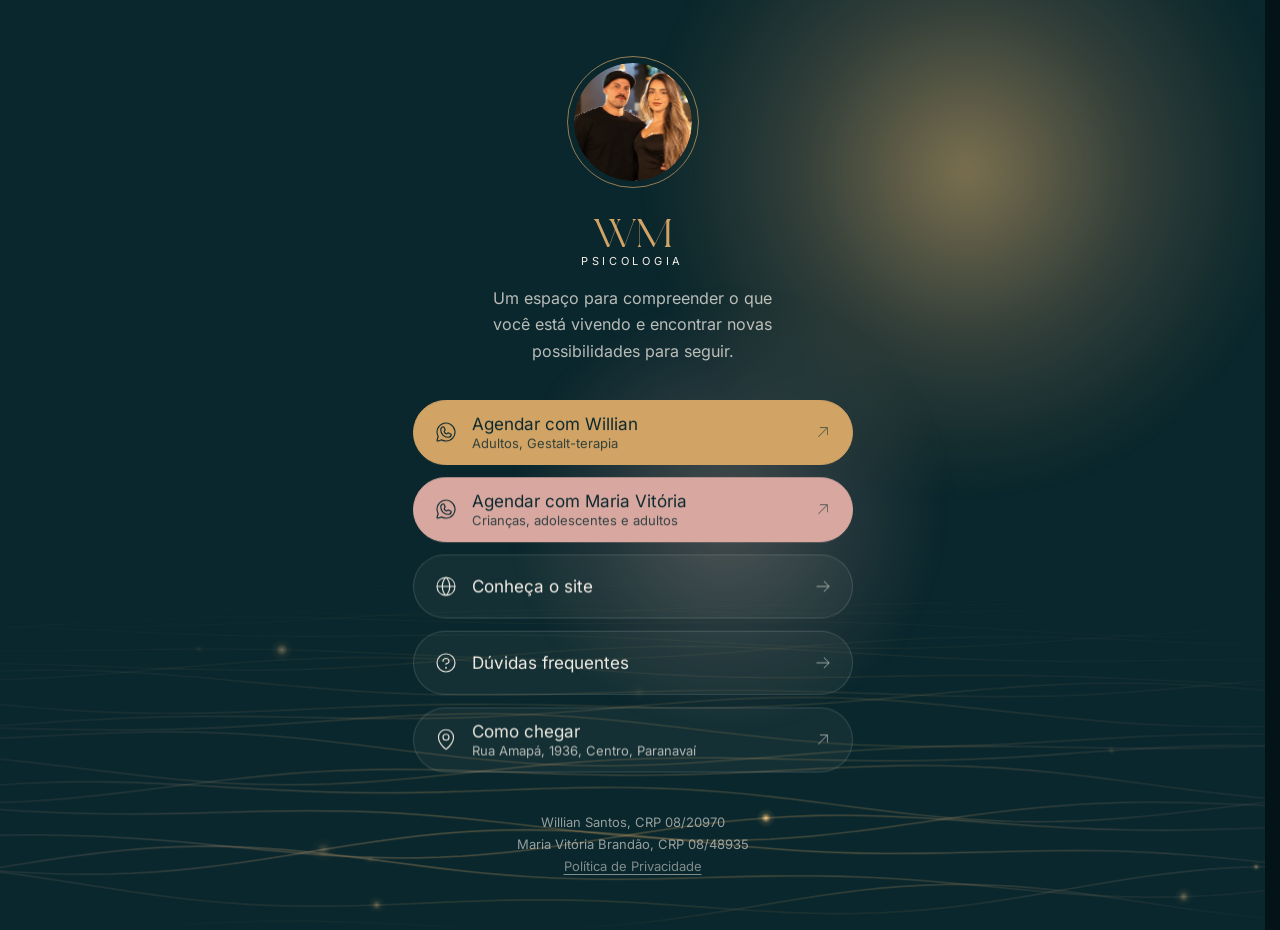
<file: links/index.html>
<!doctype html>
<html lang="pt-BR">
<head>
  <!-- Google tag -->
  <script async src="https://www.googletagmanager.com/gtm.js?id=GTM-5FRT9K2N"></script>
  <script>
    window.dataLayer = window.dataLayer || [];
    function gtag(){dataLayer.push(arguments);}
    gtag('js', new Date());
  </script>
  <meta charset="utf-8">
  <meta name="viewport" content="width=device-width, initial-scale=1">
  <title>Links | WM Psicologia</title>
  <meta name="description" content="Agende com Willian Santos ou Maria Vitória Brandão pelo WhatsApp, conheça o site e veja como chegar à WM Psicologia em Paranavaí.">
  <meta name="theme-color" content="#0a272d">
  <link rel="canonical" href="https://wmpsicologia.com.br/links/">
  <meta property="og:type" content="website">
  <meta property="og:locale" content="pt_BR">
  <meta property="og:title" content="WM Psicologia">
  <meta property="og:description" content="Psicoterapia presencial em Paranavaí e online.">
  <meta property="og:url" content="https://wmpsicologia.com.br/links/">
  <meta property="og:image" content="https://wmpsicologia.com.br/assets/img/og-image.jpg?v=2">
  <link rel="icon" type="image/png" sizes="48x48" href="../favicon-48.png">
  <link rel="apple-touch-icon" href="../apple-touch-icon.png">
  <link rel="preload" href="../assets/fonts/aleiakids.woff2" as="font" type="font/woff2" crossorigin>
  <link rel="stylesheet" href="../assets/css/style.css">
  <script>
    (function (d) {
      var h = d.documentElement;
      h.classList.add('js');
      if (window.matchMedia('(prefers-reduced-motion: reduce)').matches) return;
      h.classList.add('motion');
      setTimeout(function () { if (!window.__wmMotion) h.classList.remove('motion'); }, 4000);
    })(document);
  </script>
  <style>
    body { background: var(--ink); color: var(--on-dark); padding-bottom: 0; }
    .bio { position: relative; min-height: 100dvh; overflow: hidden; display: flex; justify-content: center; padding: 56px 20px 40px; }
    .bio__inner { position: relative; z-index: 1; width: 100%; max-width: 440px; display: flex; flex-direction: column; align-items: center; text-align: center; }
    .bio__photo { position: relative; width: 132px; height: 132px; border-radius: 50%; padding: 7px; }
    .bio__photo > div { width: 100%; height: 100%; border-radius: 50%; overflow: hidden; }
    .bio__ring { position: absolute; inset: 0; width: 100%; height: 100%; overflow: visible; transform: rotate(-90deg); }
    .bio__ring circle { fill: none; stroke: rgba(209,163,100,.7); stroke-width: 1; }
    .motion .bio__inner > * { visibility: hidden; }
    .bio .river { height: 42%; }
    .bio-link { position: relative; overflow: hidden; }
    .bio-link::before { content: ""; position: absolute; inset: 0; border-radius: inherit; pointer-events: none; background: radial-gradient(260px circle at var(--mx, 50%) var(--my, 50%), rgba(255,244,228,.16), transparent 65%); opacity: 0; transition: opacity .4s var(--ease); }
    .bio-link:hover::before { opacity: 1; }
    .bio-link > * { position: relative; }
    .bio-link .icon:first-child { transition: transform .5s var(--ease); }
    .bio-link:hover .icon:last-child { transform: translate(3px, -3px); }
    .bio-link .icon:last-child { transition: transform .5s var(--ease), opacity .3s; }
    .bio__photo img { width: 100%; height: 100%; border-radius: 50%; object-fit: cover; object-position: 50% 12%; }
    .bio .brand { align-items: center; margin-top: 24px; }
    .bio .brand__wm { font-size: 2.5rem; }
    .bio .brand__sub { font-size: .6875rem; }
    .bio__tag { margin: 18px 0 36px; color: var(--on-dark-muted); font-size: 1rem; max-width: 30ch; }
    .bio__links { width: 100%; display: grid; gap: 12px; }
    .bio-link { display: flex; align-items: center; gap: 14px; width: 100%; min-height: 64px; padding: 12px 20px; border-radius: var(--pill); text-decoration: none; text-align: left; border: 1px solid var(--on-dark-faint); background: rgba(246,240,232,.04); color: var(--on-dark); transition: border-color .35s var(--ease), background-color .35s var(--ease), transform .35s var(--ease); }
    .bio-link:hover { border-color: rgba(209,163,100,.6); background: rgba(246,240,232,.08); }
    .bio-link:active { transform: scale(.99); }
    .bio-link .icon { width: 24px; height: 24px; }
    .bio-link span { flex: 1; display: flex; flex-direction: column; line-height: 1.3; }
    .bio-link small { font-size: .8125rem; opacity: .75; }
    .bio-link .icon:last-child { width: 18px; height: 18px; opacity: .6; }
    .bio-link--will { background: var(--gold); border-color: var(--gold); color: var(--ink); }
    .bio-link--will:hover { background: var(--gold-200); border-color: var(--gold-200); }
    .bio-link--mavi { background: var(--rose); border-color: var(--rose); color: var(--ink); }
    .bio-link--mavi:hover { background: #e4b9b2; border-color: #e4b9b2; }
    .bio-link--will small, .bio-link--mavi small { opacity: .8; }
    .bio__foot { margin-top: 40px; font-size: .8125rem; color: var(--on-dark-muted); line-height: 1.7; }
  </style>
</head>
<body>
  <svg width="0" height="0" style="position:absolute" aria-hidden="true">
    <!-- Ícones: Phosphor Icons (light), licença MIT -->
    <symbol id="i-wa" viewBox="0 0 256 256"><path d="M186.68,146.63l-32-16a6,6,0,0,0-6,.38L133,141.46A42.49,42.49,0,0,1,114.54,123L125,107.33a6,6,0,0,0,.38-6l-16-32A6,6,0,0,0,104,66a38,38,0,0,0-38,38,86.1,86.1,0,0,0,86,86,38,38,0,0,0,38-38A6,6,0,0,0,186.68,146.63ZM152,178a74.09,74.09,0,0,1-74-74,26,26,0,0,1,22.42-25.75l12.66,25.32-10.39,15.58a6,6,0,0,0-.54,5.63,54.43,54.43,0,0,0,29.07,29.07,6,6,0,0,0,5.63-.54l15.58-10.39,25.32,12.66A26,26,0,0,1,152,178ZM128,26A102,102,0,0,0,38.35,176.69L26.73,211.56a14,14,0,0,0,17.71,17.71l34.87-11.62A102,102,0,1,0,128,26Zm0,192a90,90,0,0,1-45.06-12.08,6.09,6.09,0,0,0-3-.81,6.2,6.2,0,0,0-1.9.31L40.65,217.88a2,2,0,0,1-2.53-2.53L50.58,178a6,6,0,0,0-.5-4.91A90,90,0,1,1,128,218Z"/></symbol>
    <symbol id="i-pin" viewBox="0 0 256 256"><path d="M128,66a38,38,0,1,0,38,38A38,38,0,0,0,128,66Zm0,64a26,26,0,1,1,26-26A26,26,0,0,1,128,130Zm0-112a86.1,86.1,0,0,0-86,86c0,30.91,14.34,63.74,41.47,94.94a252.32,252.32,0,0,0,41.09,38,6,6,0,0,0,6.88,0,252.32,252.32,0,0,0,41.09-38c27.13-31.2,41.47-64,41.47-94.94A86.1,86.1,0,0,0,128,18Zm0,206.51C113,212.93,54,163.62,54,104a74,74,0,0,1,148,0C202,163.62,143,212.93,128,224.51Z"/></symbol>
    <symbol id="i-arrow" viewBox="0 0 256 256"><path d="M220.24,132.24l-72,72a6,6,0,0,1-8.48-8.48L201.51,134H40a6,6,0,0,1,0-12H201.51L139.76,60.24a6,6,0,0,1,8.48-8.48l72,72A6,6,0,0,1,220.24,132.24Z"/></symbol>
    <symbol id="i-arrow-ur" viewBox="0 0 256 256"><path d="M198,64V168a6,6,0,0,1-12,0V78.48L68.24,196.24a6,6,0,0,1-8.48-8.48L177.52,70H88a6,6,0,0,1,0-12H192A6,6,0,0,1,198,64Z"/></symbol>
    <symbol id="i-plus" viewBox="0 0 256 256"><path d="M222,128a6,6,0,0,1-6,6H134v82a6,6,0,0,1-12,0V134H40a6,6,0,0,1,0-12h82V40a6,6,0,0,1,12,0v82h82A6,6,0,0,1,222,128Z"/></symbol>
    <symbol id="i-nav" viewBox="0 0 256 256"><path d="M236.65,108.1,60.72,42.83l-.13,0A14,14,0,0,0,42.78,60.59s0,.09,0,.13L108.1,236.65A13.77,13.77,0,0,0,121.28,246h.26a13.8,13.8,0,0,0,13.14-9.88l0-.15,22.14-79.1L236,134.73l.15,0a14,14,0,0,0,.53-26.58Zm-4,15.1-82.26,23a6,6,0,0,0-4.16,4.16l-23,82.26a1.85,1.85,0,0,1-1.86,1.36,1.82,1.82,0,0,1-1.92-1.35.61.61,0,0,0,0-.12L54.11,56.62a2,2,0,0,1,2.51-2.51l175.91,65.26.12,0a2,2,0,0,1,0,3.79Z"/></symbol>
    <symbol id="i-globe" viewBox="0 0 256 256"><path d="M128,26A102,102,0,1,0,230,128,102.12,102.12,0,0,0,128,26Zm89.8,96H173.89c-1.54-40.77-18.48-68.23-30.43-82.67A90.19,90.19,0,0,1,217.8,122ZM128,215.83a110,110,0,0,1-15.19-19.45A128.37,128.37,0,0,1,94.13,134h67.74a128.37,128.37,0,0,1-18.68,62.38A110,110,0,0,1,128,215.83ZM94.13,122a128.37,128.37,0,0,1,18.68-62.38A110,110,0,0,1,128,40.17a110,110,0,0,1,15.19,19.45A128.37,128.37,0,0,1,161.87,122Zm18.41-82.67c-12,14.44-28.89,41.9-30.43,82.67H38.2A90.19,90.19,0,0,1,112.54,39.33ZM38.2,134H82.11c1.54,40.77,18.48,68.23,30.43,82.67A90.19,90.19,0,0,1,38.2,134Zm105.26,82.67c11.95-14.44,28.89-41.9,30.43-82.67H217.8A90.19,90.19,0,0,1,143.46,216.67Z"/></symbol>
    <symbol id="i-home" viewBox="0 0 256 256"><path d="M240,210H222V131.17l5.76,5.76a6,6,0,0,0,8.48-8.49L137.9,30.09a14,14,0,0,0-19.8,0L19.76,128.44a6,6,0,0,0,8.48,8.49L34,131.17V210H16a6,6,0,0,0,0,12H240a6,6,0,0,0,0-12ZM46,119.17l80.58-80.59a2,2,0,0,1,2.84,0L210,119.17V210H158V152a6,6,0,0,0-6-6H104a6,6,0,0,0-6,6v58H46ZM146,210H110V158h36Z"/></symbol>
    <symbol id="i-question" viewBox="0 0 256 256"><path d="M138,180a10,10,0,1,1-10-10A10,10,0,0,1,138,180ZM128,74c-21,0-38,15.25-38,34v4a6,6,0,0,0,12,0v-4c0-12.13,11.66-22,26-22s26,9.87,26,22-11.66,22-26,22a6,6,0,0,0-6,6v8a6,6,0,0,0,12,0v-2.42c18.11-2.58,32-16.66,32-33.58C166,89.25,149,74,128,74Zm102,54A102,102,0,1,1,128,26,102.12,102.12,0,0,1,230,128Zm-12,0a90,90,0,1,0-90,90A90.1,90.1,0,0,0,218,128Z"/></symbol>
  </svg>
  <main class="bio">
    <div class="glow" aria-hidden="true"></div>
    <canvas class="river" data-river aria-hidden="true"></canvas>
    <div class="bio__inner">
      <div class="bio__photo">
        <svg class="bio__ring" viewBox="0 0 132 132" aria-hidden="true" focusable="false"><circle cx="66" cy="66" r="65.5"/></svg>
        <div><img src="../assets/img/duo-arch-sm.webp?v=2" width="480" height="586" alt="Willian Santos e Maria Vitória Brandão"></div>
      </div>
      <a class="brand" href="../" aria-label="WM Psicologia, página inicial">
        <span class="brand__wm">WM</span>
        <span class="brand__sub">Psicologia</span>
      </a>
      <p class="bio__tag">Um espaço para compreender o que você está vivendo e encontrar novas possibilidades para seguir.</p>

      <div class="bio__links">
        <a class="bio-link bio-link--will" href="https://wa.me/5544998460313?text=Ol%C3%A1%2C%20Willian%21%20Estou%20entrando%20em%20contato%20atrav%C3%A9s%20do%20site%20da%20WM%20Psicologia%20e%20gostaria%20de%20agendar%20uma%20conversa." target="_blank" rel="noopener">
          <svg class="icon" aria-hidden="true"><use href="#i-wa"/></svg>
          <span>Agendar com Willian<small>Adultos, Gestalt-terapia</small></span>
          <svg class="icon" aria-hidden="true"><use href="#i-arrow-ur"/></svg>
        </a>
        <a class="bio-link bio-link--mavi" href="https://wa.me/5544991788720?text=Ol%C3%A1%2C%20Maria%20Vit%C3%B3ria%21%20Estou%20entrando%20em%20contato%20atrav%C3%A9s%20do%20site%20da%20WM%20Psicologia%20e%20gostaria%20de%20agendar%20uma%20conversa." target="_blank" rel="noopener">
          <svg class="icon" aria-hidden="true"><use href="#i-wa"/></svg>
          <span>Agendar com Maria Vitória<small>Crianças, adolescentes e adultos</small></span>
          <svg class="icon" aria-hidden="true"><use href="#i-arrow-ur"/></svg>
        </a>
        <a class="bio-link" href="../">
          <svg class="icon" aria-hidden="true"><use href="#i-globe"/></svg>
          <span>Conheça o site</span>
          <svg class="icon" aria-hidden="true"><use href="#i-arrow"/></svg>
        </a>
        <a class="bio-link" href="../#duvidas">
          <svg class="icon" aria-hidden="true"><use href="#i-question"/></svg>
          <span>Dúvidas frequentes</span>
          <svg class="icon" aria-hidden="true"><use href="#i-arrow"/></svg>
        </a>
        <a class="bio-link" href="https://www.google.com/maps/dir/?api=1&amp;destination=Rua%20Amap%C3%A1%2C%201936%2C%20Centro%2C%20Paranava%C3%AD%20-%20PR" target="_blank" rel="noopener">
          <svg class="icon" aria-hidden="true"><use href="#i-pin"/></svg>
          <span>Como chegar<small>Rua Amapá, 1936, Centro, Paranavaí</small></span>
          <svg class="icon" aria-hidden="true"><use href="#i-arrow-ur"/></svg>
        </a>
      </div>

      <p class="bio__foot">Willian Santos, CRP 08/20970<br>Maria Vitória Brandão, CRP 08/48935<br><a class="bio__legal" href="../privacidade/">Política de Privacidade</a></p>
    </div>
  </main>
  <script src="../assets/js/vendor/gsap.min.js" defer></script>
  <script src="../assets/js/vendor/ScrollTrigger.min.js" defer></script>
  <script src="../assets/js/vendor/SplitText.min.js" defer></script>
  <script src="../assets/js/vendor/DrawSVGPlugin.min.js" defer></script>
  <script src="../assets/js/vendor/MotionPathPlugin.min.js" defer></script>
  <script src="../assets/js/vendor/CustomEase.min.js" defer></script>
  <script src="../assets/js/vendor/lenis.min.js" defer></script>
  <script src="../assets/js/river.js" defer></script>
  <script src="../assets/js/main.js" defer></script>
</body>
</html>
</file>
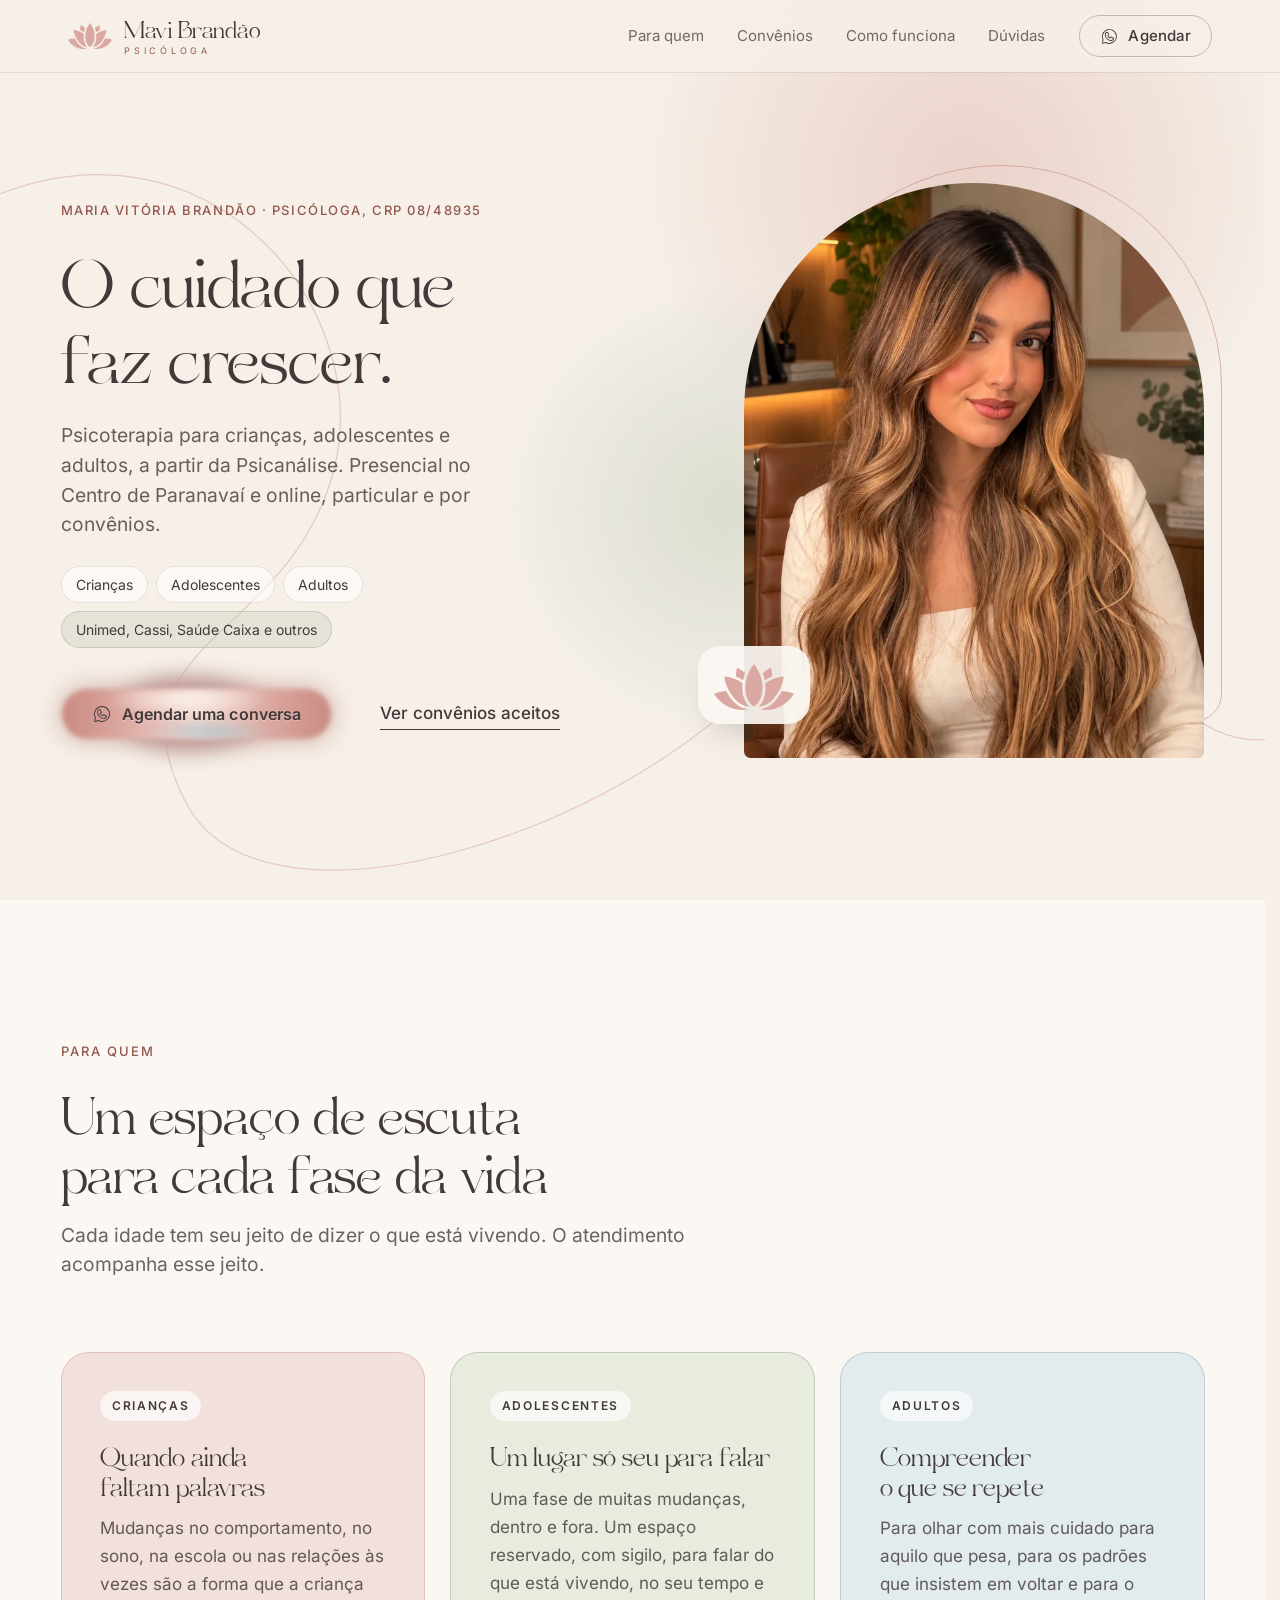
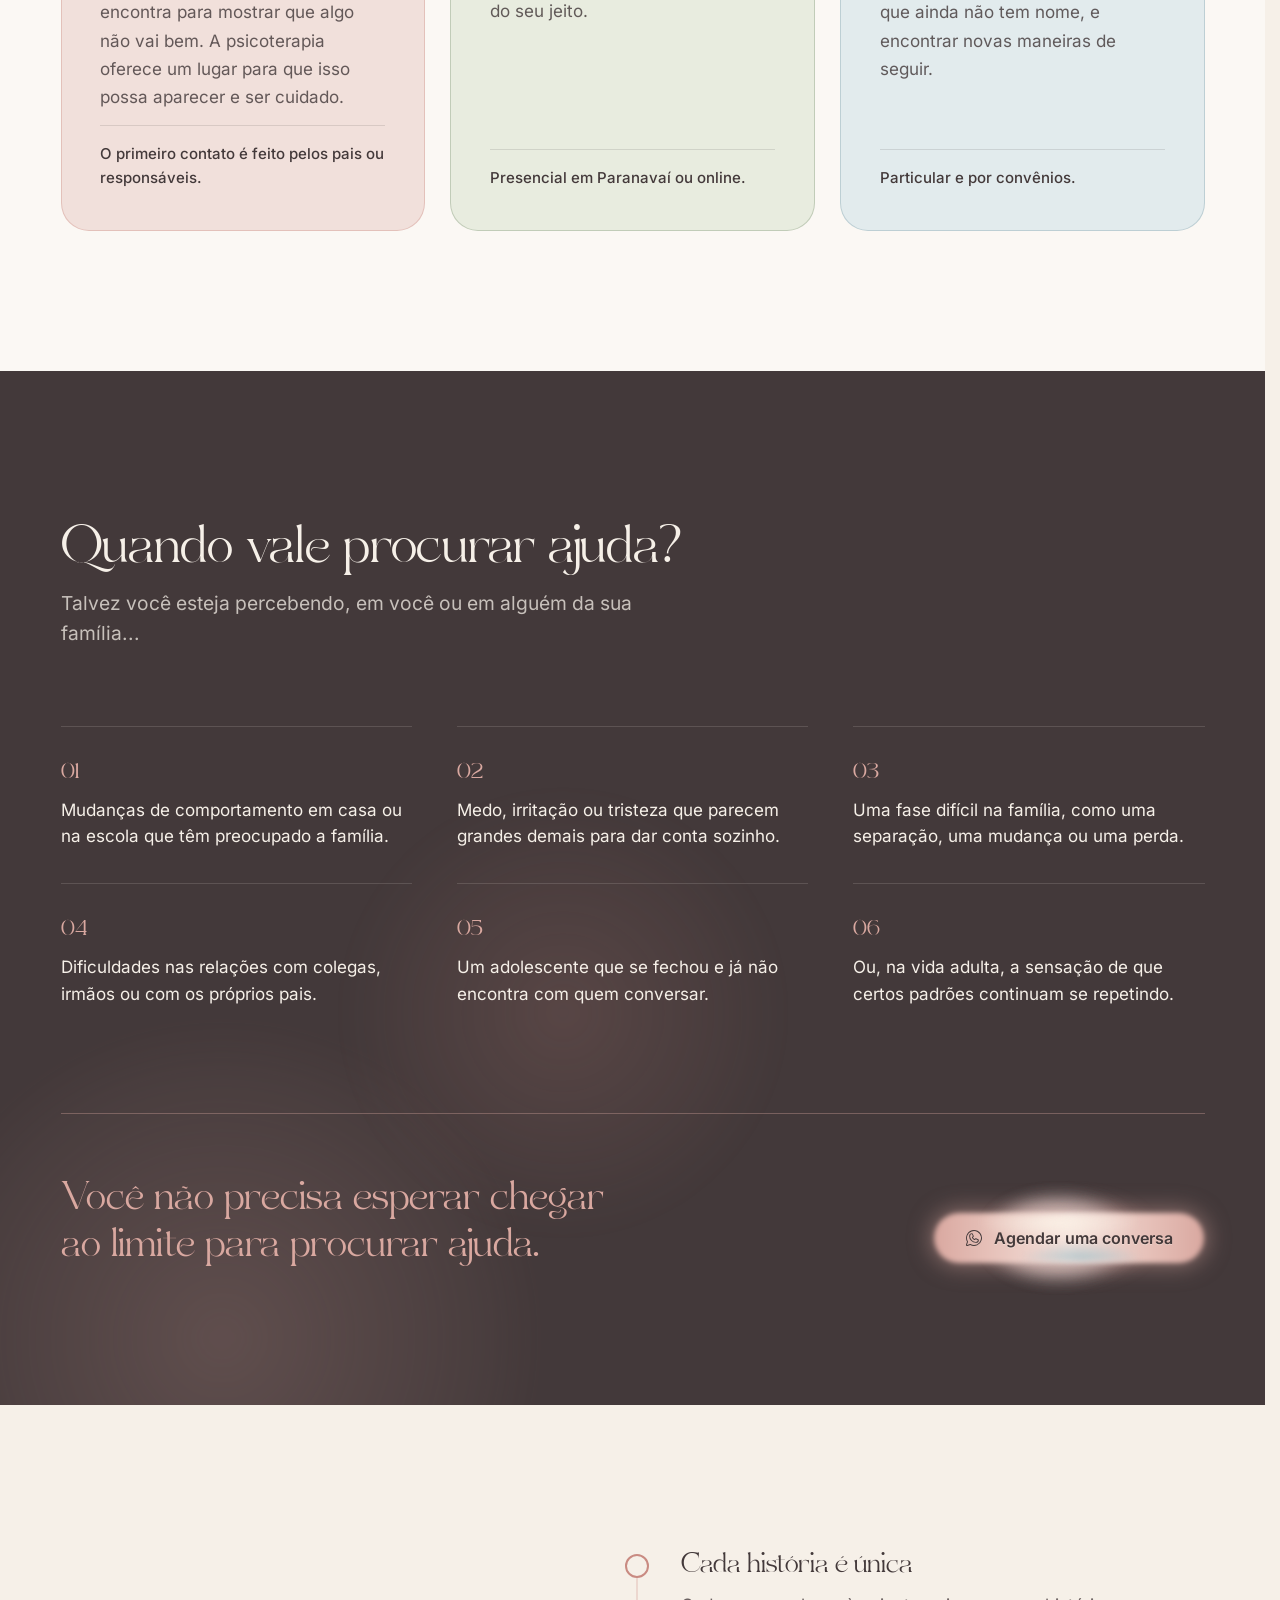
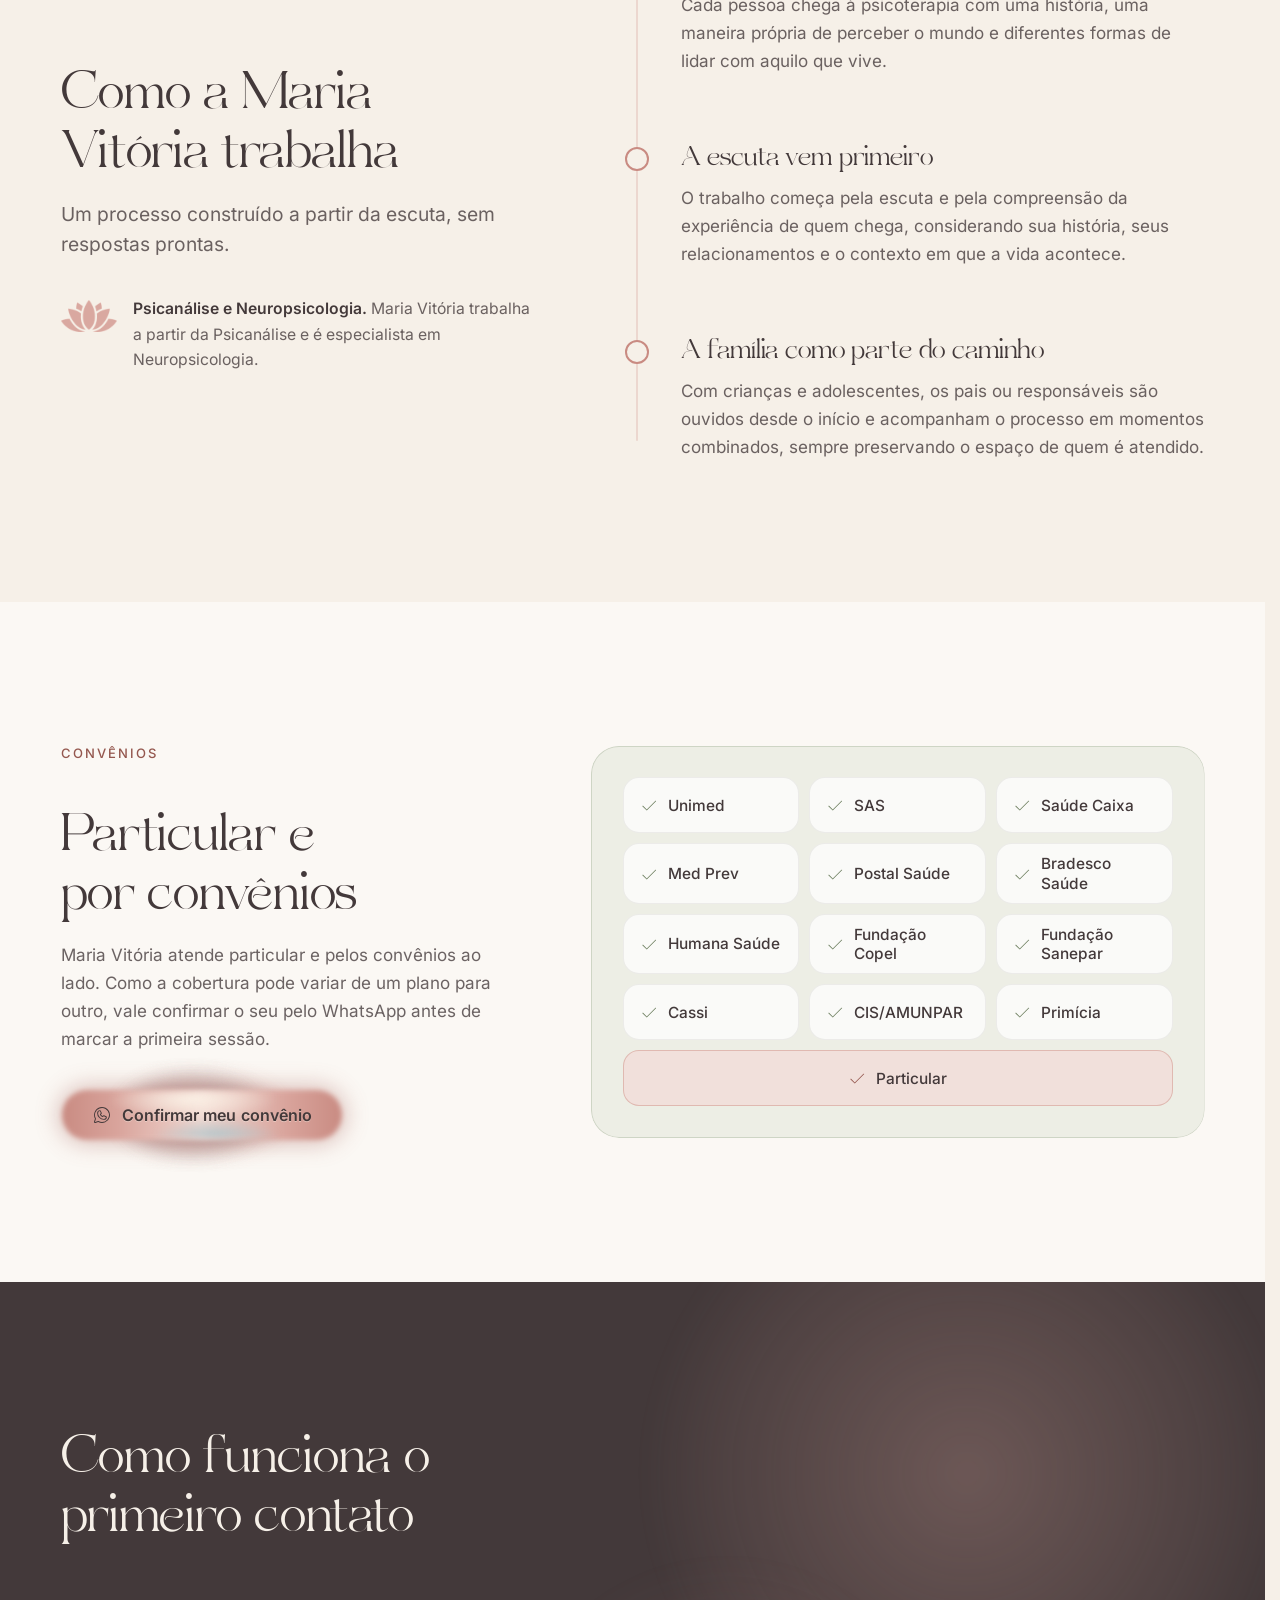
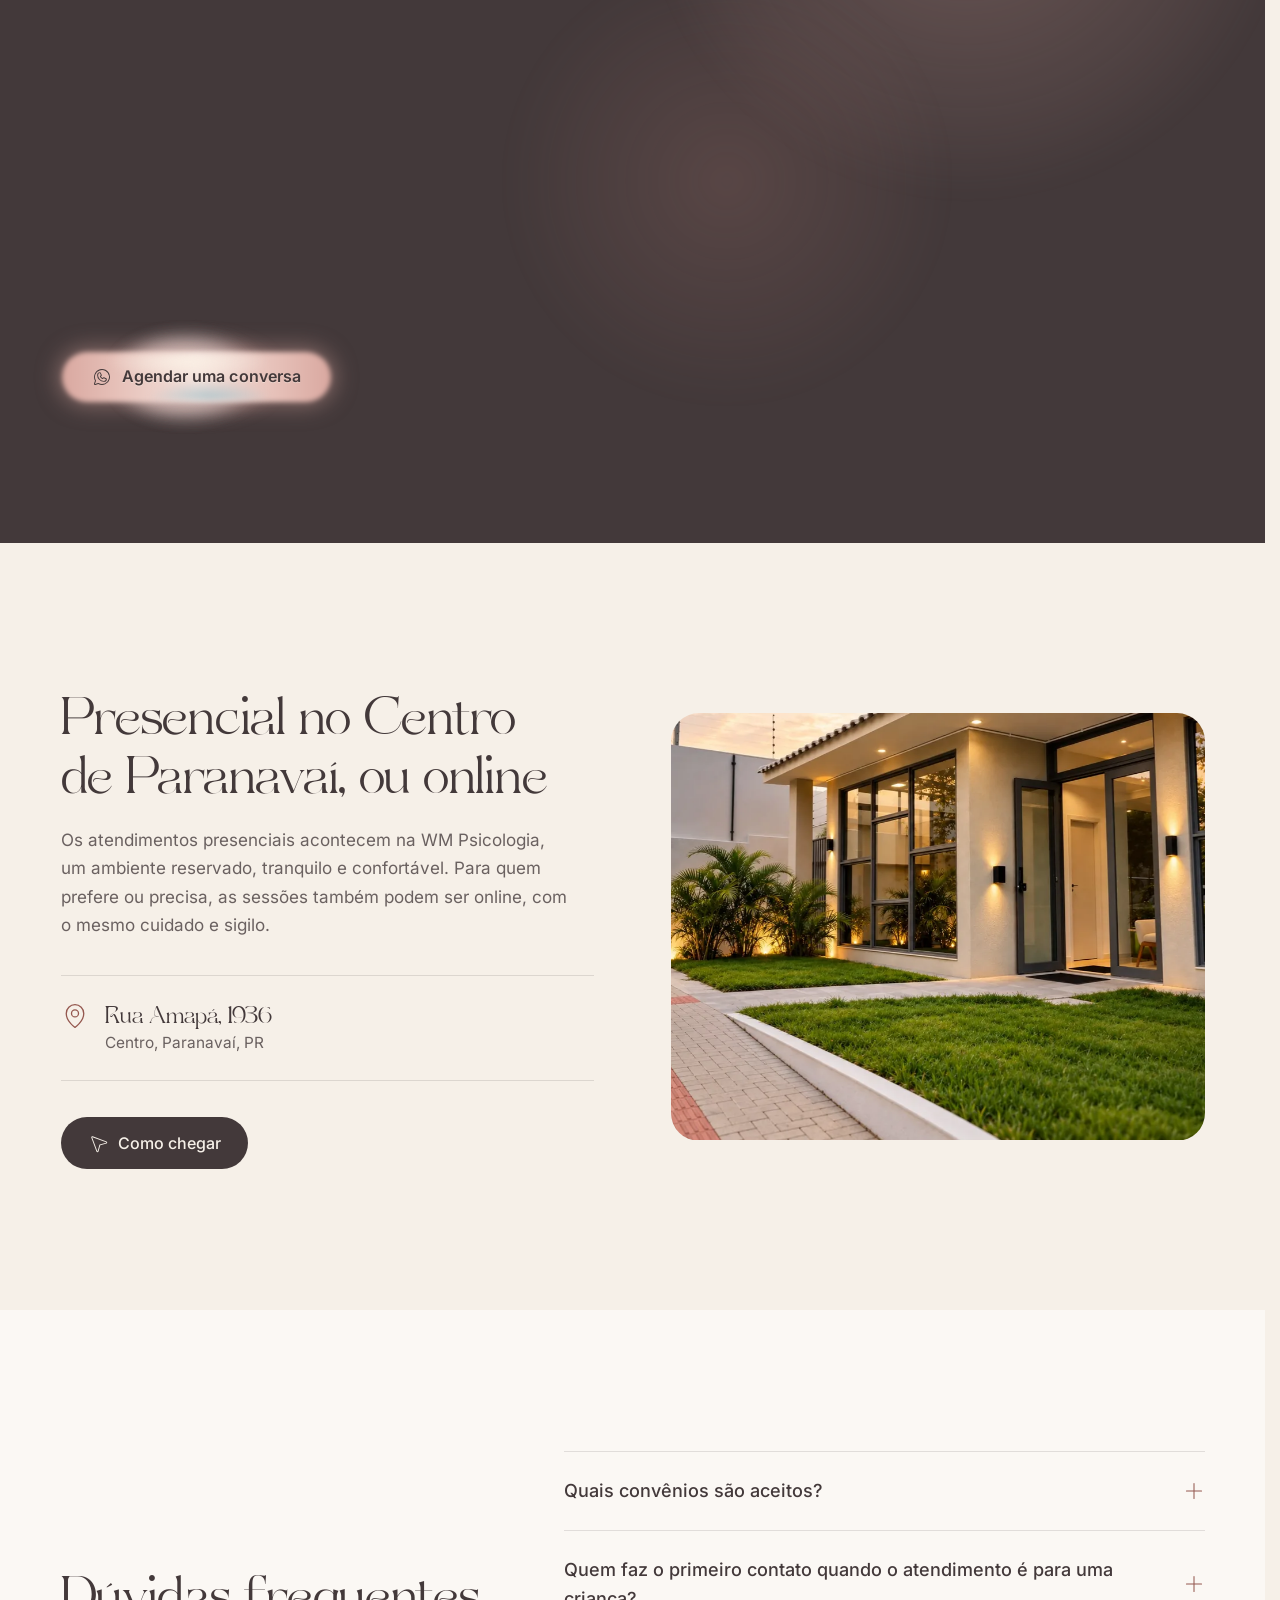
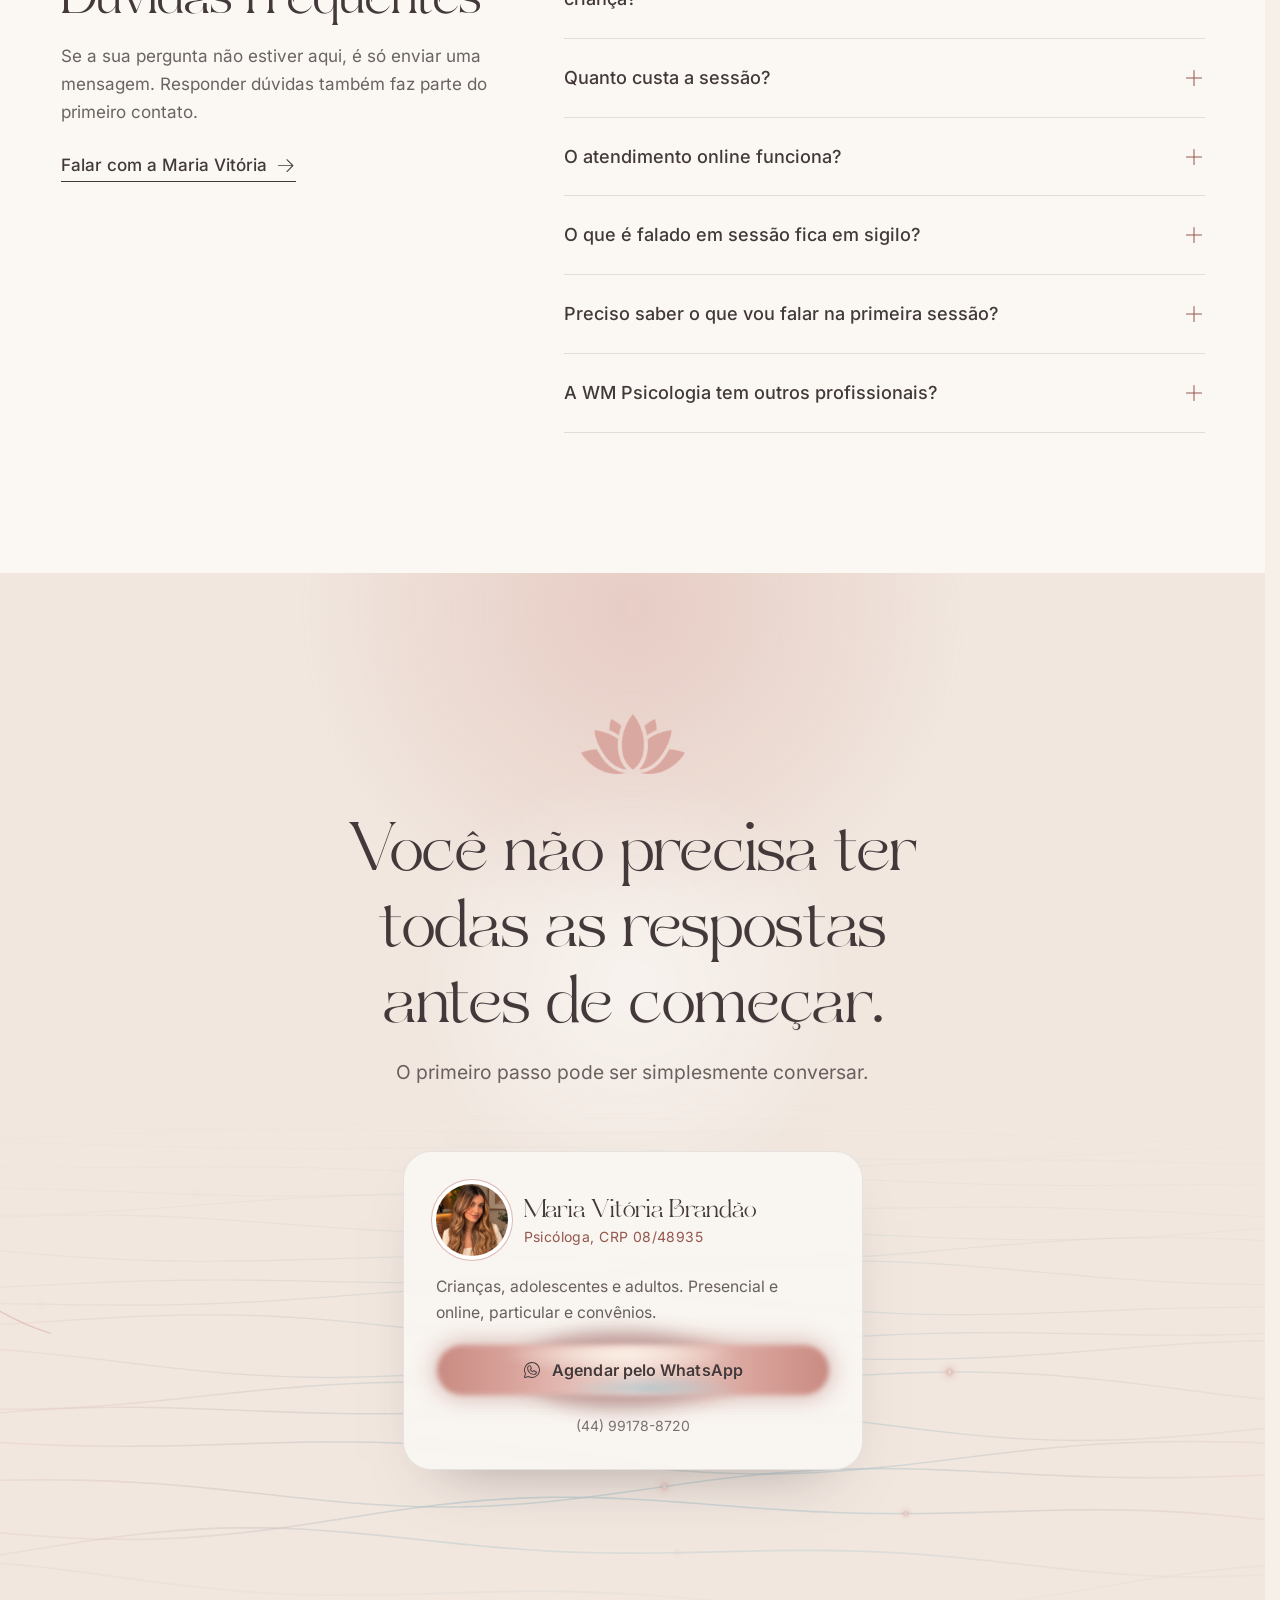
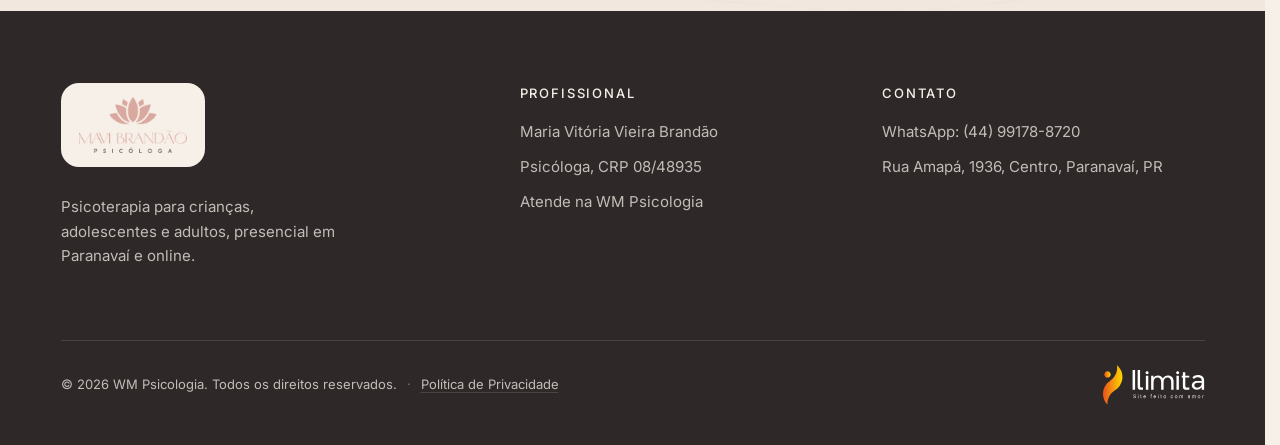
<file: mavi/index.html>
<!doctype html>
<html lang="pt-BR" class="theme-mavi">
<head>
  <!-- Google tag -->
  <script async src="https://www.googletagmanager.com/gtm.js?id=GTM-5FRT9K2N"></script>
  <script>
    window.dataLayer = window.dataLayer || [];
    function gtag(){dataLayer.push(arguments);}
    gtag('js', new Date());
  </script>
  <meta charset="utf-8">
  <meta name="viewport" content="width=device-width, initial-scale=1">
  <title>Psicóloga infantil em Paranavaí | Maria Vitória Brandão, CRP 08/48935</title>
  <meta name="description" content="Psicoterapia para crianças, adolescentes e adultos com a psicóloga Maria Vitória Brandão (CRP 08/48935), a partir da Psicanálise. Presencial em Paranavaí e online, particular e por convênios como Unimed, Saúde Caixa, Cassi e Bradesco Saúde.">
  <meta name="theme-color" content="#f6f0e8">
  <link rel="canonical" href="https://wmpsicologia.com.br/mavi/">

  <meta property="og:type" content="profile">
  <meta property="og:locale" content="pt_BR">
  <meta property="og:site_name" content="WM Psicologia">
  <meta property="og:title" content="Maria Vitória Brandão | Psicóloga em Paranavaí e online">
  <meta property="og:description" content="Psicoterapia para crianças, adolescentes e adultos, a partir da Psicanálise. Particular e por convênios.">
  <meta property="og:url" content="https://wmpsicologia.com.br/mavi/">
  <meta property="og:image" content="https://wmpsicologia.com.br/assets/img/og-image.jpg?v=2">
  <meta property="og:image:width" content="1200">
  <meta property="og:image:height" content="630">
  <meta name="twitter:card" content="summary_large_image">

  <link rel="icon" type="image/png" sizes="48x48" href="../favicon-48.png">
  <link rel="apple-touch-icon" href="../apple-touch-icon.png">
  <link rel="preload" href="../assets/fonts/aleiakids.woff2" as="font" type="font/woff2" crossorigin>
  <link rel="preload" href="../assets/fonts/inter-latin.woff2" as="font" type="font/woff2" crossorigin>
  <link rel="preload" href="../assets/img/mavi.webp" as="image" type="image/webp">
  <link rel="stylesheet" href="../assets/css/style.css">
  <link rel="stylesheet" href="../assets/css/mavi.css">

  <script type="application/ld+json">
  {
    "@context": "https://schema.org",
    "@type": "Person",
    "name": "Maria Vitória Vieira Brandão",
    "alternateName": "Mavi Brandão",
    "jobTitle": "Psicóloga, CRP 08/48935",
    "url": "https://wmpsicologia.com.br/mavi/",
    "image": "https://wmpsicologia.com.br/assets/img/mavi.webp",
    "telephone": "+55 44 99178-8720",
    "knowsAbout": ["Psicanálise", "Neuropsicologia", "Psicoterapia infantil", "Psicoterapia para adolescentes", "Psicoterapia para adultos"],
    "worksFor": {
      "@type": "MedicalClinic",
      "name": "WM Psicologia",
      "url": "https://wmpsicologia.com.br/",
      "address": { "@type": "PostalAddress", "streetAddress": "Rua Amapá, 1936", "addressLocality": "Paranavaí", "addressRegion": "PR", "addressCountry": "BR" }
    }
  }
  </script>
  <script>
    (function (d) {
      var h = d.documentElement;
      h.classList.add('js');
      if (window.matchMedia('(prefers-reduced-motion: reduce)').matches) return;
      h.classList.add('motion');
      setTimeout(function () { if (!window.__wmMotion) h.classList.remove('motion'); }, 4000);
    })(document);
  </script>
</head>
<body>
  <svg width="0" height="0" style="position:absolute" aria-hidden="true">
    <!-- Ícones: Phosphor Icons (light), licença MIT -->
    <symbol id="i-wa" viewBox="0 0 256 256"><path d="M186.68,146.63l-32-16a6,6,0,0,0-6,.38L133,141.46A42.49,42.49,0,0,1,114.54,123L125,107.33a6,6,0,0,0,.38-6l-16-32A6,6,0,0,0,104,66a38,38,0,0,0-38,38,86.1,86.1,0,0,0,86,86,38,38,0,0,0,38-38A6,6,0,0,0,186.68,146.63ZM152,178a74.09,74.09,0,0,1-74-74,26,26,0,0,1,22.42-25.75l12.66,25.32-10.39,15.58a6,6,0,0,0-.54,5.63,54.43,54.43,0,0,0,29.07,29.07,6,6,0,0,0,5.63-.54l15.58-10.39,25.32,12.66A26,26,0,0,1,152,178ZM128,26A102,102,0,0,0,38.35,176.69L26.73,211.56a14,14,0,0,0,17.71,17.71l34.87-11.62A102,102,0,1,0,128,26Zm0,192a90,90,0,0,1-45.06-12.08,6.09,6.09,0,0,0-3-.81,6.2,6.2,0,0,0-1.9.31L40.65,217.88a2,2,0,0,1-2.53-2.53L50.58,178a6,6,0,0,0-.5-4.91A90,90,0,1,1,128,218Z"/></symbol>
    <symbol id="i-pin" viewBox="0 0 256 256"><path d="M128,66a38,38,0,1,0,38,38A38,38,0,0,0,128,66Zm0,64a26,26,0,1,1,26-26A26,26,0,0,1,128,130Zm0-112a86.1,86.1,0,0,0-86,86c0,30.91,14.34,63.74,41.47,94.94a252.32,252.32,0,0,0,41.09,38,6,6,0,0,0,6.88,0,252.32,252.32,0,0,0,41.09-38c27.13-31.2,41.47-64,41.47-94.94A86.1,86.1,0,0,0,128,18Zm0,206.51C113,212.93,54,163.62,54,104a74,74,0,0,1,148,0C202,163.62,143,212.93,128,224.51Z"/></symbol>
    <symbol id="i-arrow" viewBox="0 0 256 256"><path d="M220.24,132.24l-72,72a6,6,0,0,1-8.48-8.48L201.51,134H40a6,6,0,0,1,0-12H201.51L139.76,60.24a6,6,0,0,1,8.48-8.48l72,72A6,6,0,0,1,220.24,132.24Z"/></symbol>
    <symbol id="i-arrow-ur" viewBox="0 0 256 256"><path d="M198,64V168a6,6,0,0,1-12,0V78.48L68.24,196.24a6,6,0,0,1-8.48-8.48L177.52,70H88a6,6,0,0,1,0-12H192A6,6,0,0,1,198,64Z"/></symbol>
    <symbol id="i-plus" viewBox="0 0 256 256"><path d="M222,128a6,6,0,0,1-6,6H134v82a6,6,0,0,1-12,0V134H40a6,6,0,0,1,0-12h82V40a6,6,0,0,1,12,0v82h82A6,6,0,0,1,222,128Z"/></symbol>
    <symbol id="i-nav" viewBox="0 0 256 256"><path d="M236.65,108.1,60.72,42.83l-.13,0A14,14,0,0,0,42.78,60.59s0,.09,0,.13L108.1,236.65A13.77,13.77,0,0,0,121.28,246h.26a13.8,13.8,0,0,0,13.14-9.88l0-.15,22.14-79.1L236,134.73l.15,0a14,14,0,0,0,.53-26.58Zm-4,15.1-82.26,23a6,6,0,0,0-4.16,4.16l-23,82.26a1.85,1.85,0,0,1-1.86,1.36,1.82,1.82,0,0,1-1.92-1.35.61.61,0,0,0,0-.12L54.11,56.62a2,2,0,0,1,2.51-2.51l175.91,65.26.12,0a2,2,0,0,1,0,3.79Z"/></symbol>
    <symbol id="i-globe" viewBox="0 0 256 256"><path d="M128,26A102,102,0,1,0,230,128,102.12,102.12,0,0,0,128,26Zm89.8,96H173.89c-1.54-40.77-18.48-68.23-30.43-82.67A90.19,90.19,0,0,1,217.8,122ZM128,215.83a110,110,0,0,1-15.19-19.45A128.37,128.37,0,0,1,94.13,134h67.74a128.37,128.37,0,0,1-18.68,62.38A110,110,0,0,1,128,215.83ZM94.13,122a128.37,128.37,0,0,1,18.68-62.38A110,110,0,0,1,128,40.17a110,110,0,0,1,15.19,19.45A128.37,128.37,0,0,1,161.87,122Zm18.41-82.67c-12,14.44-28.89,41.9-30.43,82.67H38.2A90.19,90.19,0,0,1,112.54,39.33ZM38.2,134H82.11c1.54,40.77,18.48,68.23,30.43,82.67A90.19,90.19,0,0,1,38.2,134Zm105.26,82.67c11.95-14.44,28.89-41.9,30.43-82.67H217.8A90.19,90.19,0,0,1,143.46,216.67Z"/></symbol>
    <symbol id="i-home" viewBox="0 0 256 256"><path d="M240,210H222V131.17l5.76,5.76a6,6,0,0,0,8.48-8.49L137.9,30.09a14,14,0,0,0-19.8,0L19.76,128.44a6,6,0,0,0,8.48,8.49L34,131.17V210H16a6,6,0,0,0,0,12H240a6,6,0,0,0,0-12ZM46,119.17l80.58-80.59a2,2,0,0,1,2.84,0L210,119.17V210H158V152a6,6,0,0,0-6-6H104a6,6,0,0,0-6,6v58H46ZM146,210H110V158h36Z"/></symbol>
    <symbol id="i-question" viewBox="0 0 256 256"><path d="M138,180a10,10,0,1,1-10-10A10,10,0,0,1,138,180ZM128,74c-21,0-38,15.25-38,34v4a6,6,0,0,0,12,0v-4c0-12.13,11.66-22,26-22s26,9.87,26,22-11.66,22-26,22a6,6,0,0,0-6,6v8a6,6,0,0,0,12,0v-2.42c18.11-2.58,32-16.66,32-33.58C166,89.25,149,74,128,74Zm102,54A102,102,0,1,1,128,26,102.12,102.12,0,0,1,230,128Zm-12,0a90,90,0,1,0-90,90A90.1,90.1,0,0,0,218,128Z"/></symbol>
    <symbol id="i-check" viewBox="0 0 256 256"><path d="M228.24,76.24l-128,128a6,6,0,0,1-8.48,0l-56-56a6,6,0,0,1,8.48-8.48L96,191.51,219.76,67.76a6,6,0,0,1,8.48,8.48Z"/></symbol>
  </svg>

  <a class="skip-link" href="#conteudo">Pular para o conteúdo</a>

  <header class="site-header is-solid" id="topo">
    <div class="container">
      <a class="brand mbrand" href="#inicio" aria-label="Mavi Brandão, psicóloga, início da página">
        <img src="../assets/img/lotus-rose.png" width="280" height="160" alt="">
        <span class="mbrand__text"><span class="mbrand__name">Mavi Brandão</span><span class="mbrand__sub">Psicóloga</span></span>
      </a>
      <nav class="nav" aria-label="Principal">
        <a href="#para-quem">Para quem</a>
        <a href="#convenios">Convênios</a>
        <a href="#primeiro-contato">Como funciona</a>
        <a href="#duvidas">Dúvidas</a>
        <a class="btn btn--ghost-light" href="https://wa.me/5544991788720?text=Ol%C3%A1%2C%20Maria%20Vit%C3%B3ria%21%20Vim%20pela%20sua%20p%C3%A1gina%20no%20site%20da%20WM%20Psicologia%20e%20gostaria%20de%20agendar%20uma%20conversa." target="_blank" rel="noopener"><svg class="icon" aria-hidden="true"><use href="#i-wa"/></svg>Agendar</a>
      </nav>
    </div>
    <span class="scroll-progress" aria-hidden="true"></span>
  </header>

  <main id="conteudo">

    <!-- 1. Hero -->
    <section class="mhero" id="inicio" aria-labelledby="hero-title">
      <div class="glow" aria-hidden="true"></div>
      <svg class="mline" viewBox="0 0 1440 900" preserveAspectRatio="none" aria-hidden="true" focusable="false"><path d="M-40,210 C220,90 430,300 380,470 C330,640 120,640 210,800 C300,960 760,820 900,640 C1040,460 1180,520 1260,620 C1340,720 1400,760 1480,730"/></svg>
      <canvas class="river" data-river="mavi" aria-hidden="true"></canvas>
      <div class="container mhero__grid">
        <div class="mhero__text">
          <p class="eyebrow reveal">Maria Vitória Brandão · Psicóloga, CRP 08/48935</p>
          <h1 class="h-xl reveal" id="hero-title">O cuidado que faz crescer.</h1>
          <p class="mhero__sub lead reveal">Psicoterapia para crianças, adolescentes e adultos, a partir da Psicanálise. Presencial no Centro de Paranavaí e online, particular e por convênios.</p>
          <ul class="mhero__chips reveal" aria-label="Destaques do atendimento">
            <li>Crianças</li><li>Adolescentes</li><li>Adultos</li><li>Unimed, Cassi, Saúde Caixa e outros</li>
          </ul>
          <div class="mhero__actions reveal">
            <a class="btn btn--rose btn--aura aura--rose" data-magnetic href="https://wa.me/5544991788720?text=Ol%C3%A1%2C%20Maria%20Vit%C3%B3ria%21%20Vim%20pela%20sua%20p%C3%A1gina%20no%20site%20da%20WM%20Psicologia%20e%20gostaria%20de%20agendar%20uma%20conversa." target="_blank" rel="noopener"><span class="aura" aria-hidden="true"><i></i><i></i><i></i></span><svg class="icon" aria-hidden="true"><use href="#i-wa"/></svg>Agendar uma conversa</a>
            <a class="text-link" href="#convenios">Ver convênios aceitos</a>
          </div>
        </div>
        <div class="mhero__media reveal">
          <svg class="arch-outline" aria-hidden="true" focusable="false"><path/></svg>
          <div class="arch">
            <img src="../assets/img/mavi.webp" width="720" height="900" fetchpriority="high" alt="Retrato da psicóloga Maria Vitória Brandão no consultório">
          </div>
          <img class="mhero__lotus" src="../assets/img/lotus-rose.png" width="280" height="160" alt="">
        </div>
      </div>
    </section>

    <!-- 2. Para quem -->
    <section class="section is-paper" id="para-quem" aria-labelledby="para-quem-title">
      <div class="container">
        <div class="who__head">
          <p class="eyebrow reveal">Para quem</p>
          <h2 class="h-lg reveal" id="para-quem-title">Um espaço de escuta para cada fase da vida</h2>
          <p class="lead muted-light reveal">Cada idade tem seu jeito de dizer o que está vivendo. O atendimento acompanha esse jeito.</p>
        </div>
        <div class="who__grid">
          <article class="who who--rose reveal">
            <span class="who__tag">Crianças</span>
            <h3>Quando ainda faltam palavras</h3>
            <p>Mudanças no comportamento, no sono, na escola ou nas relações às vezes são a forma que a criança encontra para mostrar que algo não vai bem. A psicoterapia oferece um lugar para que isso possa aparecer e ser cuidado.</p>
            <p class="who__note">O primeiro contato é feito pelos pais ou responsáveis.</p>
          </article>
          <article class="who who--sage reveal" style="--d:.08s">
            <span class="who__tag">Adolescentes</span>
            <h3>Um lugar só seu para falar</h3>
            <p>Uma fase de muitas mudanças, dentro e fora. Um espaço reservado, com sigilo, para falar do que está vivendo, no seu tempo e do seu jeito.</p>
            <p class="who__note">Presencial em Paranavaí ou online.</p>
          </article>
          <article class="who who--sereno reveal" style="--d:.16s">
            <span class="who__tag">Adultos</span>
            <h3>Compreender o que se repete</h3>
            <p>Para olhar com mais cuidado para aquilo que pesa, para os padrões que insistem em voltar e para o que ainda não tem nome, e encontrar novas maneiras de seguir.</p>
            <p class="who__note">Particular e por convênios.</p>
          </article>
        </div>
      </div>
    </section>

    <!-- 3. Quando procurar -->
    <section class="section is-dark" id="quando" aria-labelledby="quando-title">
      <div class="glow glow--low" aria-hidden="true"></div>
      <div class="container">
        <div class="when__head">
          <h2 class="h-lg reveal" id="quando-title">Quando vale procurar ajuda?</h2>
          <p class="lead muted-dark reveal">Talvez você esteja percebendo, em você ou em alguém da sua família...</p>
        </div>
        <ol class="when__grid">
          <li class="reveal"><span class="when__bar" aria-hidden="true"></span><span class="when__text">Mudanças de comportamento em casa ou na escola que têm preocupado a família.</span></li>
          <li class="reveal" style="--d:.06s"><span class="when__bar" aria-hidden="true"></span><span class="when__text">Medo, irritação ou tristeza que parecem grandes demais para dar conta sozinho.</span></li>
          <li class="reveal" style="--d:.12s"><span class="when__bar" aria-hidden="true"></span><span class="when__text">Uma fase difícil na família, como uma separação, uma mudança ou uma perda.</span></li>
          <li class="reveal"><span class="when__bar" aria-hidden="true"></span><span class="when__text">Dificuldades nas relações com colegas, irmãos ou com os próprios pais.</span></li>
          <li class="reveal" style="--d:.06s"><span class="when__bar" aria-hidden="true"></span><span class="when__text">Um adolescente que se fechou e já não encontra com quem conversar.</span></li>
          <li class="reveal" style="--d:.12s"><span class="when__bar" aria-hidden="true"></span><span class="when__text">Ou, na vida adulta, a sensação de que certos padrões continuam se repetindo.</span></li>
        </ol>
        <div class="when__close reveal">
          <p>Você não precisa esperar chegar ao limite para procurar ajuda.</p>
          <a class="btn btn--rose btn--aura aura--rose" data-magnetic href="https://wa.me/5544991788720?text=Ol%C3%A1%2C%20Maria%20Vit%C3%B3ria%21%20Vim%20pela%20sua%20p%C3%A1gina%20no%20site%20da%20WM%20Psicologia%20e%20gostaria%20de%20agendar%20uma%20conversa." target="_blank" rel="noopener"><span class="aura" aria-hidden="true"><i></i><i></i><i></i></span><svg class="icon" aria-hidden="true"><use href="#i-wa"/></svg>Agendar uma conversa</a>
        </div>
      </div>
    </section>

    <!-- 4. Como trabalha -->
    <section class="section is-sand" id="abordagem" aria-labelledby="abordagem-title">
      <div class="container approach__grid">
        <div class="approach__intro">
          <h2 class="h-lg reveal" id="abordagem-title">Como a Maria Vitória trabalha</h2>
          <p class="lead muted-light reveal">Um processo construído a partir da escuta, sem respostas prontas.</p>
          <div class="approach__lines">
            <div class="reveal">
              <img src="../assets/img/lotus-rose.png" width="280" height="160" alt="" loading="lazy">
              <p><strong>Psicanálise e Neuropsicologia.</strong> Maria Vitória trabalha a partir da Psicanálise e é especialista em Neuropsicologia.</p>
            </div>
          </div>
        </div>

        <div class="path" data-path>
          <div class="path__rail" aria-hidden="true"><span class="path__fill"></span></div>
          <div class="path__step reveal">
            <h3>Cada história é única</h3>
            <p>Cada pessoa chega à psicoterapia com uma história, uma maneira própria de perceber o mundo e diferentes formas de lidar com aquilo que vive.</p>
          </div>
          <div class="path__step reveal">
            <h3>A escuta vem primeiro</h3>
            <p>O trabalho começa pela escuta e pela compreensão da experiência de quem chega, considerando sua história, seus relacionamentos e o contexto em que a vida acontece.</p>
          </div>
          <div class="path__step reveal">
            <h3>A família como parte do caminho</h3>
            <p>Com crianças e adolescentes, os pais ou responsáveis são ouvidos desde o início e acompanham o processo em momentos combinados, sempre preservando o espaço de quem é atendido.</p>
          </div>
        </div>
      </div>
    </section>

    <!-- 5. Convênios -->
    <section class="section is-paper" id="convenios" aria-labelledby="convenios-title">
      <div class="container plans__grid">
        <div class="plans__intro">
          <p class="eyebrow reveal">Convênios</p>
          <h2 class="h-lg reveal" id="convenios-title">Particular e por convênios</h2>
          <p class="reveal">Maria Vitória atende particular e pelos convênios ao lado. Como a cobertura pode variar de um plano para outro, vale confirmar o seu pelo WhatsApp antes de marcar a primeira sessão.</p>
          <a class="btn btn--rose btn--aura aura--rose reveal" data-magnetic href="https://wa.me/5544991788720?text=Ol%C3%A1%2C%20Maria%20Vit%C3%B3ria%21%20Vim%20pela%20sua%20p%C3%A1gina%20no%20site%20da%20WM%20Psicologia%20e%20gostaria%20de%20confirmar%20se%20voc%C3%AA%20atende%20pelo%20meu%20conv%C3%AAnio." target="_blank" rel="noopener"><span class="aura" aria-hidden="true"><i></i><i></i><i></i></span><svg class="icon" aria-hidden="true"><use href="#i-wa"/></svg>Confirmar meu convênio</a>
        </div>
        <ul class="plan-list" aria-label="Convênios aceitos">
          <li><svg class="icon" aria-hidden="true"><use href="#i-check"/></svg>Unimed</li>
          <li><svg class="icon" aria-hidden="true"><use href="#i-check"/></svg>SAS</li>
          <li><svg class="icon" aria-hidden="true"><use href="#i-check"/></svg>Saúde Caixa</li>
          <li><svg class="icon" aria-hidden="true"><use href="#i-check"/></svg>Med Prev</li>
          <li><svg class="icon" aria-hidden="true"><use href="#i-check"/></svg>Postal Saúde</li>
          <li><svg class="icon" aria-hidden="true"><use href="#i-check"/></svg>Bradesco Saúde</li>
          <li><svg class="icon" aria-hidden="true"><use href="#i-check"/></svg>Humana Saúde</li>
          <li><svg class="icon" aria-hidden="true"><use href="#i-check"/></svg>Fundação Copel</li>
          <li><svg class="icon" aria-hidden="true"><use href="#i-check"/></svg>Fundação Sanepar</li>
          <li><svg class="icon" aria-hidden="true"><use href="#i-check"/></svg>Cassi</li>
          <li><svg class="icon" aria-hidden="true"><use href="#i-check"/></svg>CIS/AMUNPAR</li>
          <li><svg class="icon" aria-hidden="true"><use href="#i-check"/></svg>Primícia</li>
          <li class="plan-list__private"><svg class="icon" aria-hidden="true"><use href="#i-check"/></svg>Particular</li>
        </ul>
      </div>
    </section>

    <!-- 6. Primeiro contato -->
    <section class="section is-dark" id="primeiro-contato" aria-labelledby="contato-title">
      <div class="glow" aria-hidden="true"></div>
      <div class="container">
        <div class="steps__head">
          <h2 class="h-lg reveal" id="contato-title">Como funciona o primeiro contato</h2>
        </div>
        <div class="steps-wrap">
        <div class="steps__line" aria-hidden="true"><span class="steps__fill"></span><span class="steps__dot"></span></div>
        <ol class="steps">
          <li class="step reveal">
            <span class="step__num" aria-hidden="true">1</span>
            <h3>Envie uma mensagem</h3>
            <p>Toque no botão e escreva pelo WhatsApp. Se o atendimento for para uma criança ou adolescente, quem entra em contato é o responsável.</p>
          </li>
          <li class="step reveal" style="--d:.1s">
            <span class="step__num" aria-hidden="true">2</span>
            <h3>Uma conversa inicial</h3>
            <p>Você tira suas dúvidas, confirma o convênio, escolhe entre presencial ou online e combina o melhor horário.</p>
          </li>
          <li class="step reveal" style="--d:.2s">
            <span class="step__num" aria-hidden="true">3</span>
            <h3>A primeira sessão</h3>
            <p>Um encontro para contar, no seu tempo, o que trouxe vocês até aqui. Sem pressa e sem precisar ter tudo organizado.</p>
          </li>
        </ol>
        </div>
        <div class="steps__cta reveal">
          <a class="btn btn--rose btn--aura aura--rose" data-magnetic href="https://wa.me/5544991788720?text=Ol%C3%A1%2C%20Maria%20Vit%C3%B3ria%21%20Vim%20pela%20sua%20p%C3%A1gina%20no%20site%20da%20WM%20Psicologia%20e%20gostaria%20de%20agendar%20uma%20conversa." target="_blank" rel="noopener"><span class="aura" aria-hidden="true"><i></i><i></i><i></i></span><svg class="icon" aria-hidden="true"><use href="#i-wa"/></svg>Agendar uma conversa</a>
        </div>
      </div>
    </section>

    <!-- 7. Localização -->
    <section class="section is-sand" id="localizacao" aria-labelledby="local-title">
      <div class="container">
        <div class="place__grid">
          <div class="place__text">
            <h2 class="h-lg reveal" id="local-title">Presencial no Centro de Paranavaí, ou online</h2>
            <p class="reveal">Os atendimentos presenciais acontecem na WM Psicologia, um ambiente reservado, tranquilo e confortável. Para quem prefere ou precisa, as sessões também podem ser online, com o mesmo cuidado e sigilo.</p>
            <div class="address reveal">
              <svg class="icon" aria-hidden="true"><use href="#i-pin"/></svg>
              <div>
                <strong>Rua Amapá, 1936</strong>
                <span>Centro, Paranavaí, PR</span>
              </div>
            </div>
            <div class="place__actions reveal">
              <a class="btn btn--ink" href="https://www.google.com/maps/dir/?api=1&amp;destination=Rua%20Amap%C3%A1%2C%201936%2C%20Centro%2C%20Paranava%C3%AD%20-%20PR" target="_blank" rel="noopener">
                <svg class="icon" aria-hidden="true"><use href="#i-nav"/></svg>Como chegar
              </a>
            </div>
          </div>
          <div class="place__photo reveal" style="--d:.1s">
            <img src="../assets/img/clinica.webp" width="1000" height="801" loading="lazy" alt="Fachada da clínica WM Psicologia na Rua Amapá, em Paranavaí, ao entardecer">
          </div>
        </div>
      </div>
    </section>

    <!-- 8. Dúvidas -->
    <section class="section is-paper" id="duvidas" aria-labelledby="faq-title">
      <div class="container faq__grid">
        <div class="faq__intro">
          <h2 class="h-lg reveal" id="faq-title">Dúvidas frequentes</h2>
          <p class="reveal">Se a sua pergunta não estiver aqui, é só enviar uma mensagem. Responder dúvidas também faz parte do primeiro contato.</p>
          <a class="text-link reveal" href="https://wa.me/5544991788720?text=Ol%C3%A1%2C%20Maria%20Vit%C3%B3ria%21%20Vim%20pela%20sua%20p%C3%A1gina%20no%20site%20da%20WM%20Psicologia%20e%20gostaria%20de%20agendar%20uma%20conversa." target="_blank" rel="noopener">Falar com a Maria Vitória <svg class="icon" aria-hidden="true"><use href="#i-arrow"/></svg></a>
        </div>
        <div class="faq">
          <details class="reveal">
            <summary>Quais convênios são aceitos?<svg class="icon" aria-hidden="true"><use href="#i-plus"/></svg></summary>
            <div class="faq__answer"><p>Unimed, SAS, Saúde Caixa, Med Prev, Postal Saúde, Bradesco Saúde, Humana Saúde, Fundação Copel, Fundação Sanepar, Cassi, CIS/AMUNPAR e Primícia, além do atendimento particular. Para confirmar a cobertura do seu plano, fale diretamente pelo WhatsApp.</p></div>
          </details>
          <details class="reveal">
            <summary>Quem faz o primeiro contato quando o atendimento é para uma criança?<svg class="icon" aria-hidden="true"><use href="#i-plus"/></svg></summary>
            <div class="faq__answer"><p>Os pais ou responsáveis. Na conversa inicial, você conta um pouco do que tem percebido e combina como será o começo do acompanhamento.</p></div>
          </details>
          <details class="reveal">
            <summary>Quanto custa a sessão?<svg class="icon" aria-hidden="true"><use href="#i-plus"/></svg></summary>
            <div class="faq__answer"><p>Os valores e a frequência das sessões são informados diretamente na conversa pelo WhatsApp, junto com os horários disponíveis.</p></div>
          </details>
          <details class="reveal">
            <summary>O atendimento online funciona?<svg class="icon" aria-hidden="true"><use href="#i-plus"/></svg></summary>
            <div class="faq__answer"><p>Sim. A psicoterapia online é regulamentada pelo Conselho Federal de Psicologia e segue os mesmos princípios de cuidado e sigilo do atendimento presencial. Você só precisa de um lugar reservado e de uma conexão estável.</p></div>
          </details>
          <details class="reveal">
            <summary>O que é falado em sessão fica em sigilo?<svg class="icon" aria-hidden="true"><use href="#i-plus"/></svg></summary>
            <div class="faq__answer"><p>Sim. O sigilo é um dever previsto no Código de Ética Profissional do Psicólogo. No atendimento de crianças e adolescentes, o que é compartilhado com os responsáveis se limita ao que for necessário para o cuidado.</p></div>
          </details>
          <details class="reveal">
            <summary>Preciso saber o que vou falar na primeira sessão?<svg class="icon" aria-hidden="true"><use href="#i-plus"/></svg></summary>
            <div class="faq__answer"><p>Não. Você não precisa chegar com tudo organizado. A primeira sessão é justamente o espaço para começar a conversar, no seu ritmo.</p></div>
          </details>
          <details class="reveal">
            <summary>A WM Psicologia tem outros profissionais?<svg class="icon" aria-hidden="true"><use href="#i-plus"/></svg></summary>
            <div class="faq__answer"><p>Sim. O psicólogo Willian Santos (CRP 08/20970) atende adultos, a partir da Gestalt-terapia. <a href="../#profissionais">Conheça os profissionais no site da WM Psicologia</a>.</p></div>
          </details>
        </div>
      </div>
    </section>

    <!-- 9. Convite final -->
    <section class="section mfinal" id="agendar" aria-labelledby="final-title">
      <div class="glow glow--center" aria-hidden="true"></div>
      <svg class="mline mline--final" viewBox="0 0 1440 900" preserveAspectRatio="none" aria-hidden="true" focusable="false"><path d="M-40,620 C200,760 420,560 560,420 C700,280 900,240 1040,360 C1180,480 1300,420 1480,300"/></svg>
      <canvas class="river" data-river="mavi" aria-hidden="true"></canvas>
      <div class="container">
        <img class="mfinal__lotus" src="../assets/img/lotus-rose.png" width="280" height="160" alt="" loading="lazy">
        <h2 class="h-xl reveal" id="final-title">Você não precisa ter todas as respostas antes de começar.</h2>
        <p class="mfinal__sub lead reveal">O primeiro passo pode ser simplesmente conversar.</p>
        <div class="mfinal__card reveal">
          <div class="mfinal__who">
            <img src="../assets/img/mavi.webp" width="72" height="72" alt="" loading="lazy">
            <div>
              <h3>Maria Vitória Brandão</h3>
              <p>Psicóloga, CRP 08/48935</p>
            </div>
          </div>
          <p class="mfinal__info">Crianças, adolescentes e adultos. Presencial e online, particular e convênios.</p>
          <a class="btn btn--rose btn--aura aura--rose" href="https://wa.me/5544991788720?text=Ol%C3%A1%2C%20Maria%20Vit%C3%B3ria%21%20Vim%20pela%20sua%20p%C3%A1gina%20no%20site%20da%20WM%20Psicologia%20e%20gostaria%20de%20agendar%20uma%20conversa." target="_blank" rel="noopener"><span class="aura" aria-hidden="true"><i></i><i></i><i></i></span><svg class="icon" aria-hidden="true"><use href="#i-wa"/></svg>Agendar pelo WhatsApp</a>
          <p class="mfinal__phone">(44) 99178-8720</p>
        </div>
      </div>
    </section>
  </main>

  <footer class="site-footer">
    <div class="container">
      <div class="footer__grid">
        <div>
          <a class="mfoot__logo" href="#inicio" aria-label="Mavi Brandão, psicóloga, início da página"><img src="../assets/img/logo-mavi.webp" width="560" height="288" alt="Mavi Brandão Psicóloga" loading="lazy"></a>
          <p class="footer__tag">Psicoterapia para crianças, adolescentes e adultos, presencial em Paranavaí e online.</p>
        </div>
        <div>
          <h4>Profissional</h4>
          <ul>
            <li>Maria Vitória Vieira Brandão</li>
            <li>Psicóloga, CRP 08/48935</li>
            <li><a href="../">Atende na WM Psicologia</a></li>
          </ul>
        </div>
        <div>
          <h4>Contato</h4>
          <ul>
            <li><a href="https://wa.me/5544991788720?text=Ol%C3%A1%2C%20Maria%20Vit%C3%B3ria%21%20Vim%20pela%20sua%20p%C3%A1gina%20no%20site%20da%20WM%20Psicologia%20e%20gostaria%20de%20agendar%20uma%20conversa." target="_blank" rel="noopener">WhatsApp: (44) 99178-8720</a></li>
            <li><a href="https://www.google.com/maps/search/?api=1&amp;query=Rua%20Amap%C3%A1%2C%201936%2C%20Centro%2C%20Paranava%C3%AD%20-%20PR" target="_blank" rel="noopener">Rua Amapá, 1936, Centro, Paranavaí, PR</a></li>
          </ul>
        </div>
      </div>
      <div class="footer__bottom">
        <span>&copy; <span data-year>2026</span> WM Psicologia. Todos os direitos reservados. <span class="footer__sep" aria-hidden="true">·</span> <a class="footer__legal" href="../privacidade/">Política de Privacidade</a></span>
        <a class="footer__credit" href="https://ilimita.com.br/" target="_blank" rel="noopener" aria-label="Site feito pela Ilimita"><img src="../assets/img/ilimita.svg" width="240" height="95" alt="Ilimita" loading="lazy"></a>
      </div>
    </div>
  </footer>

  <script src="../assets/js/vendor/gsap.min.js" defer></script>
  <script src="../assets/js/vendor/ScrollTrigger.min.js" defer></script>
  <script src="../assets/js/vendor/SplitText.min.js" defer></script>
  <script src="../assets/js/vendor/DrawSVGPlugin.min.js" defer></script>
  <script src="../assets/js/vendor/MotionPathPlugin.min.js" defer></script>
  <script src="../assets/js/vendor/CustomEase.min.js" defer></script>
  <script src="../assets/js/vendor/lenis.min.js" defer></script>
  <script src="../assets/js/river.js" defer></script>
  <script src="../assets/js/main.js" defer></script>
</body>
</html>
</file>
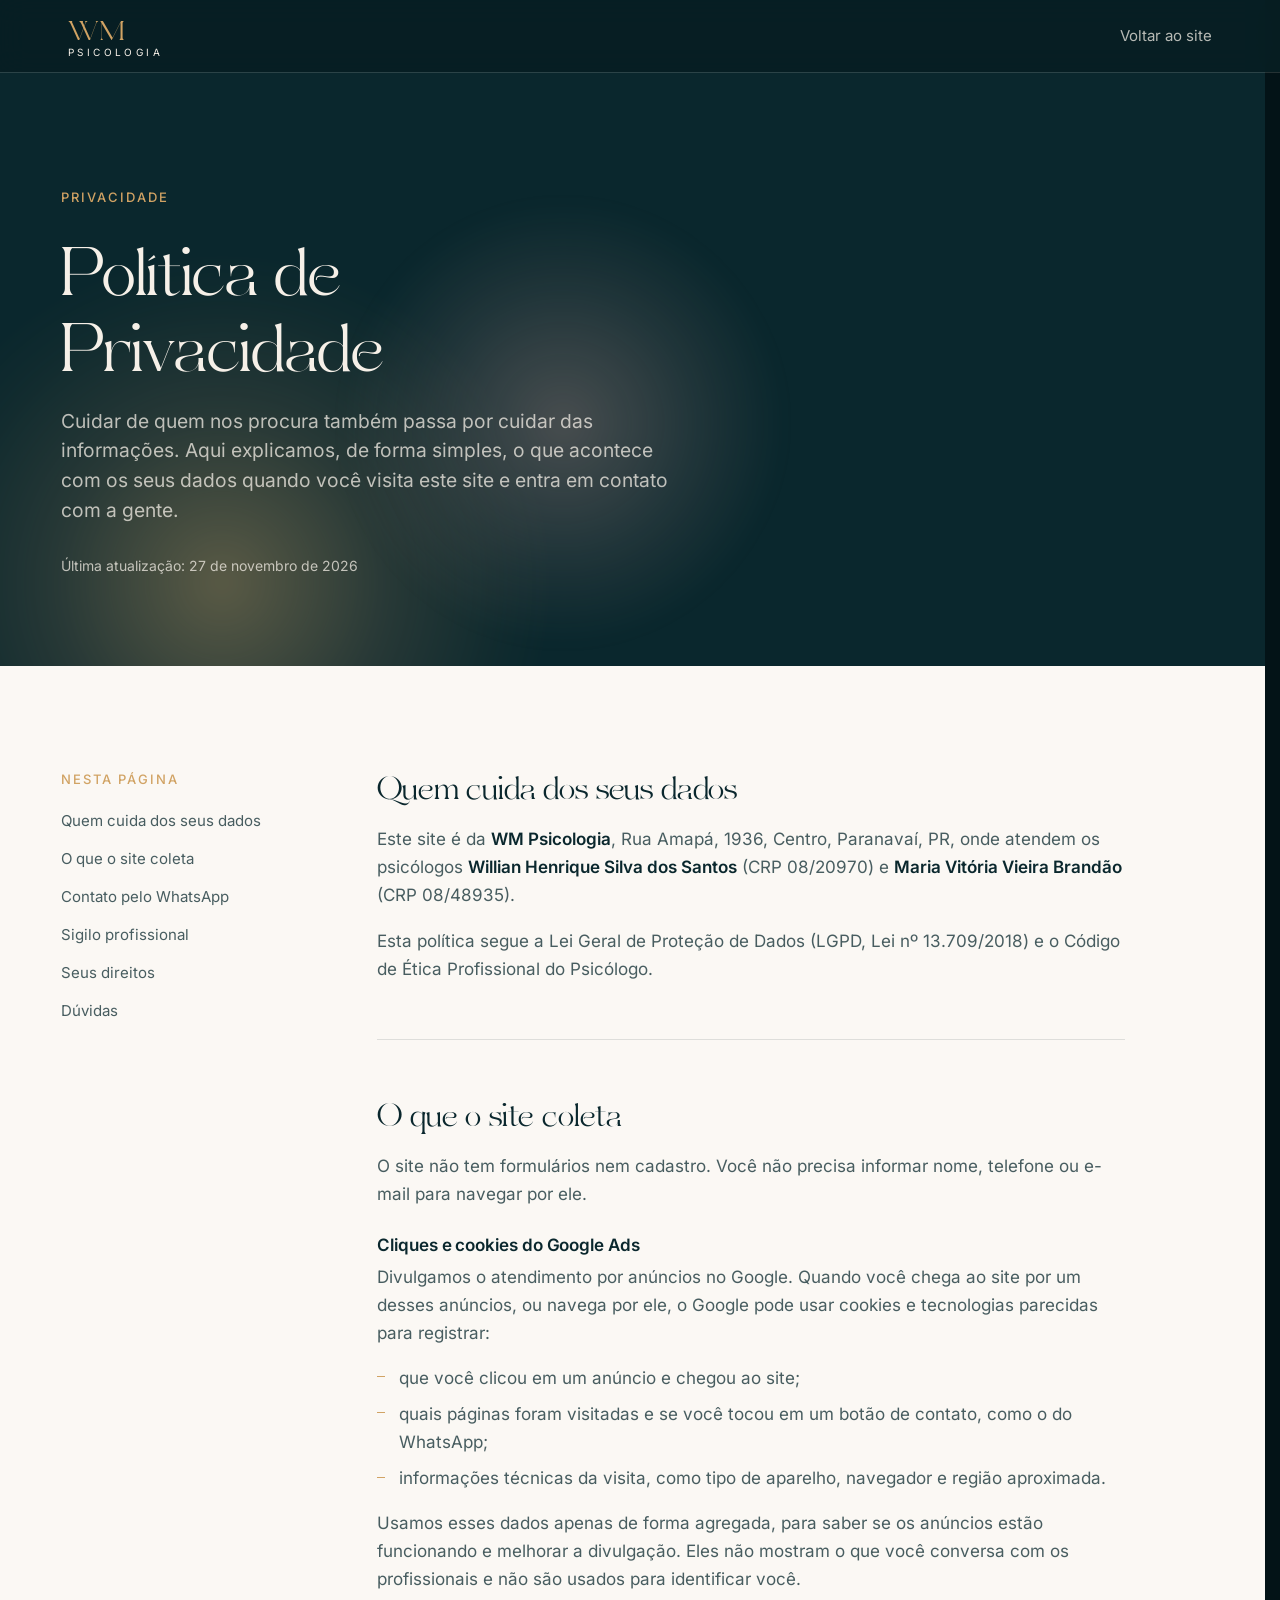
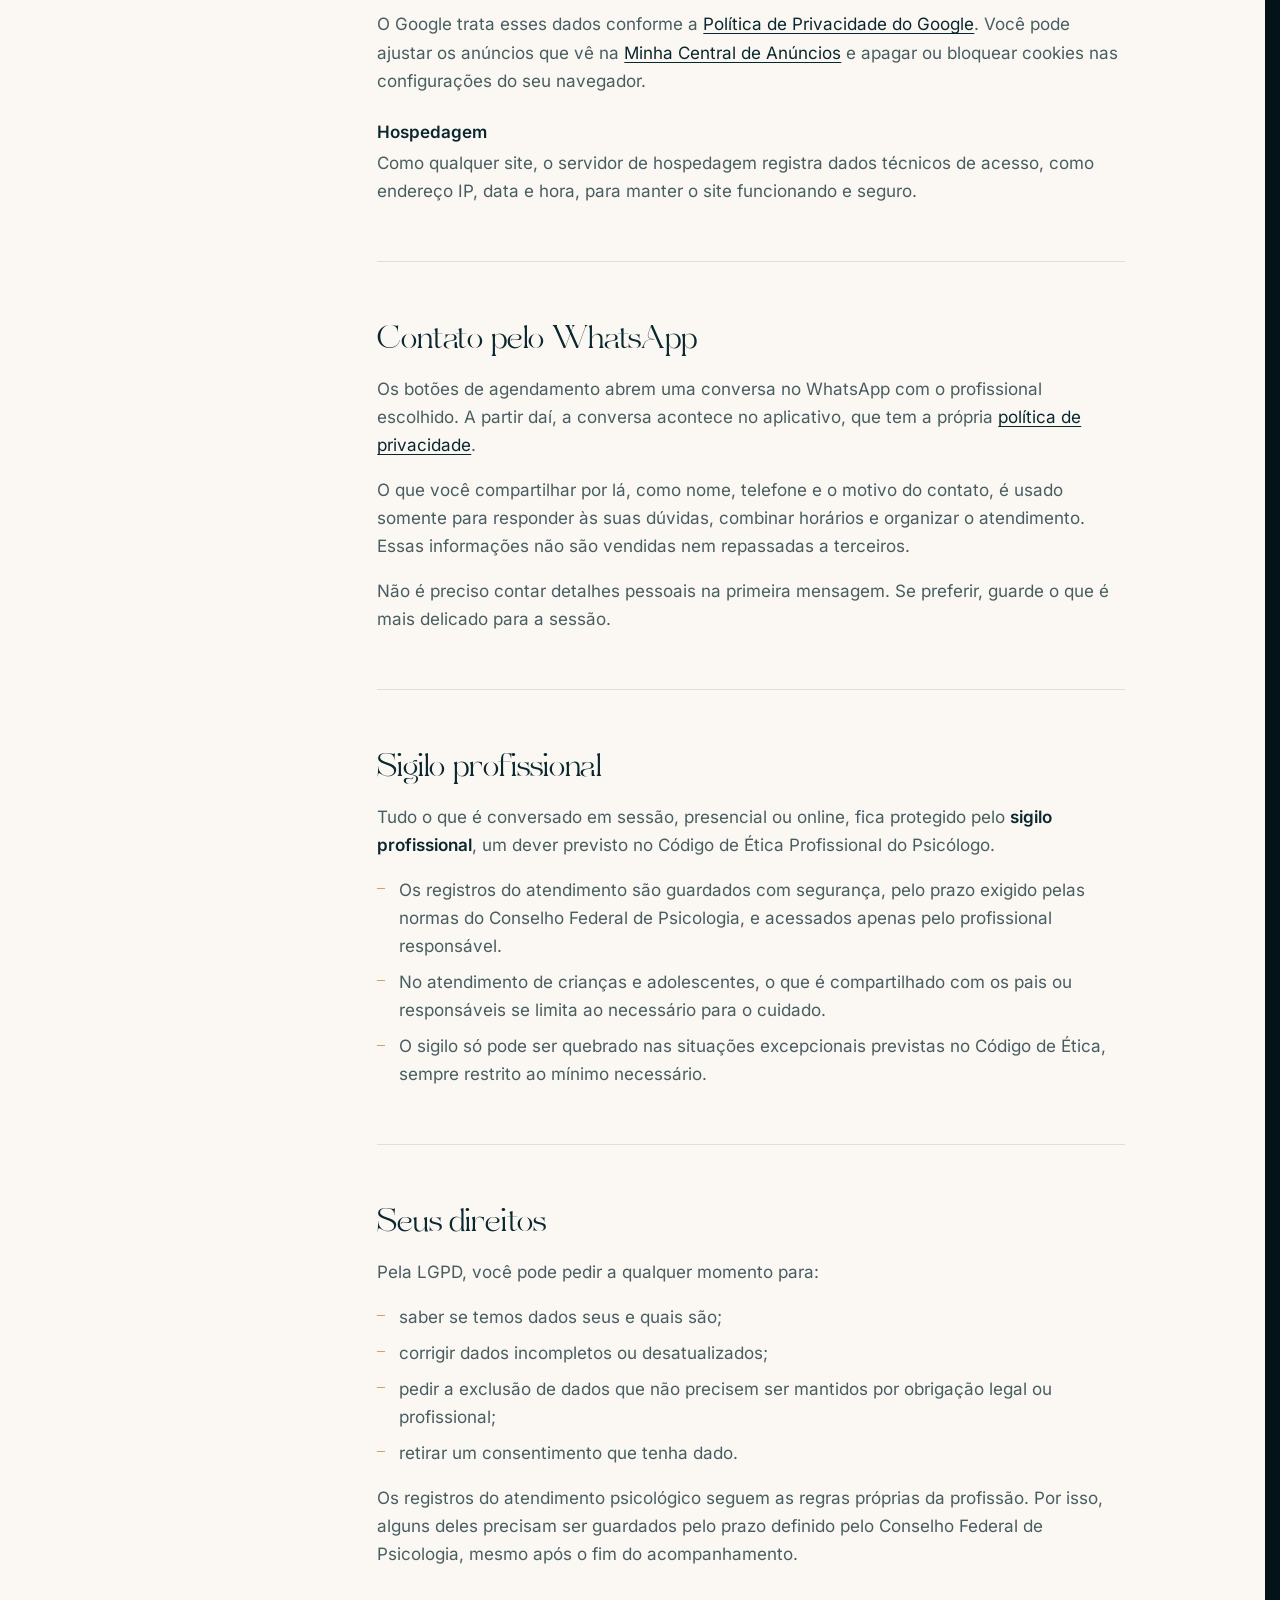
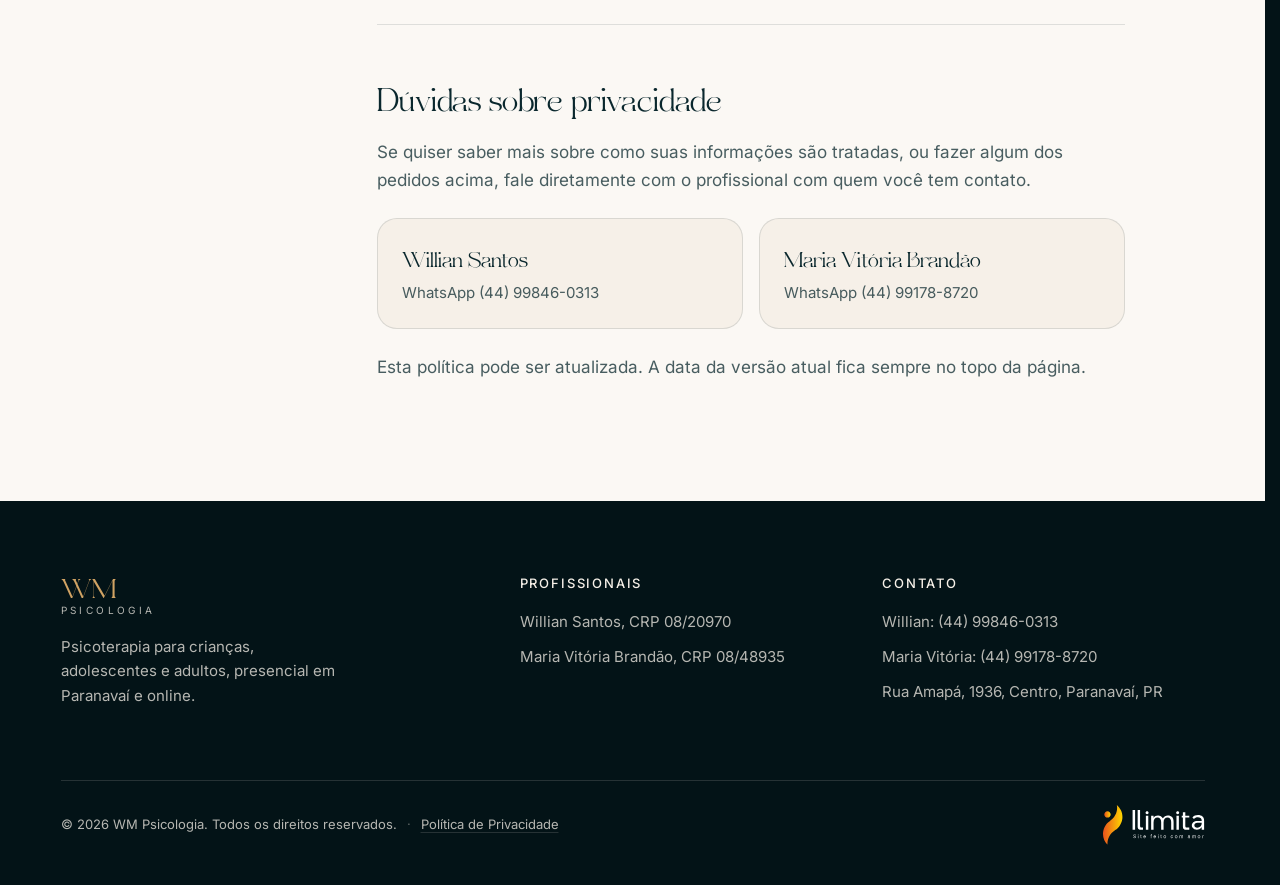
<file: privacidade/index.html>
<!doctype html>
<html lang="pt-BR">
<head>
  <!-- Google tag -->
  <script async src="https://www.googletagmanager.com/gtm.js?id=GTM-5FRT9K2N"></script>
  <script>
    window.dataLayer = window.dataLayer || [];
    function gtag(){dataLayer.push(arguments);}
    gtag('js', new Date());
  </script>
  <meta charset="utf-8">
  <meta name="viewport" content="width=device-width, initial-scale=1">
  <title>Política de Privacidade | WM Psicologia</title>
  <meta name="description" content="Como a WM Psicologia trata as informações de quem visita o site: cookies e cliques do Google Ads, contato pelo WhatsApp e sigilo profissional.">
  <meta name="theme-color" content="#0a272d">
  <link rel="canonical" href="https://wmpsicologia.com.br/privacidade/">
  <link rel="icon" type="image/png" sizes="48x48" href="../favicon-48.png">
  <link rel="apple-touch-icon" href="../apple-touch-icon.png">
  <link rel="preload" href="../assets/fonts/aleiakids.woff2" as="font" type="font/woff2" crossorigin>
  <link rel="preload" href="../assets/fonts/inter-latin.woff2" as="font" type="font/woff2" crossorigin>
  <link rel="stylesheet" href="../assets/css/style.css">
  <style>
    .legal-hero { position: relative; overflow: hidden; padding: calc(var(--header-h) + clamp(64px, 9vw, 120px)) 0 clamp(56px, 7vw, 96px); }
    .legal-hero .container { position: relative; z-index: 1; }
    .legal-hero .h-xl { max-width: 14ch; }
    .legal-hero .lead { margin: 24px 0 0; max-width: 52ch; }
    .legal-hero__date { margin: 28px 0 0; font-size: .875rem; color: var(--on-dark-muted); }
    .legal { padding: clamp(64px, 8vw, 112px) 0; }
    .legal__grid { display: grid; grid-template-columns: 240px minmax(0, 1fr); gap: clamp(40px, 6vw, 96px); align-items: start; }
    .legal__toc { position: sticky; top: calc(var(--header-h) + 32px); }
    .legal__toc p { font-size: .8125rem; letter-spacing: .16em; text-transform: uppercase; font-weight: 500; color: var(--gold); margin: 0 0 16px; }
    .legal__toc li { margin-bottom: 10px; }
    .legal__toc a { font-size: .9375rem; color: var(--on-light-muted); text-decoration: none; transition: color .3s; }
    .legal__toc a:hover { color: var(--ink); }
    .legal__body { max-width: 68ch; }
    .legal__body section + section { margin-top: 56px; padding-top: 56px; border-top: 1px solid var(--on-light-faint); }
    .legal__body h2 { font-size: clamp(1.625rem, 2.6vw, 2.25rem); margin-bottom: 20px; }
    .legal__body h3 { font-family: var(--sans); font-size: 1.0625rem; font-weight: 600; margin: 28px 0 8px; }
    .legal__body p, .legal__body li { color: var(--on-light-muted); }
    .legal__body ul { margin: 0 0 1em; }
    .legal__body ul li { position: relative; padding-left: 22px; margin-bottom: 8px; }
    .legal__body ul li::before { content: ""; position: absolute; left: 0; top: .72em; width: 8px; height: 1px; background: var(--gold); }
    .legal__body strong { color: var(--ink); font-weight: 600; }
    .legal__body a { color: var(--ink); text-underline-offset: 3px; }
    .legal__contacts { display: grid; grid-template-columns: repeat(2, minmax(0, 1fr)); gap: 16px; margin-top: 24px; }
    .legal__contact { display: flex; flex-direction: column; gap: 4px; padding: 22px 24px; border-radius: var(--radius); background: var(--sand); border: 1px solid var(--on-light-faint); text-decoration: none; color: var(--ink); transition: border-color .3s var(--ease); }
    .legal__contact:hover { border-color: var(--gold); }
    .legal__contact strong { font-family: var(--serif); font-weight: 400; font-size: 1.375rem; }
    .legal__contact span { font-size: .9375rem; color: var(--on-light-muted); }
    @media (max-width: 900px) {
      .legal__grid { grid-template-columns: 1fr; }
      .legal__toc { position: static; }
    }
    @media (max-width: 640px) {
      .legal__contacts { grid-template-columns: 1fr; }
      .nav a:not(.btn) { display: inline; }
    }
  </style>
</head>
<body>
  <a class="skip-link" href="#conteudo">Pular para o conteúdo</a>

  <header class="site-header is-solid">
    <div class="container">
      <a class="brand" href="../" aria-label="WM Psicologia, página inicial">
        <span class="brand__wm">WM</span>
        <span class="brand__sub">Psicologia</span>
      </a>
      <nav class="nav" aria-label="Principal">
        <a href="../">Voltar ao site</a>
      </nav>
    </div>
  </header>

  <main id="conteudo">
    <section class="legal-hero is-dark" aria-labelledby="legal-title">
      <div class="glow glow--low" aria-hidden="true"></div>
      <div class="container">
        <p class="eyebrow">Privacidade</p>
        <h1 class="h-xl" id="legal-title">Política de Privacidade</h1>
        <p class="lead muted-dark">Cuidar de quem nos procura também passa por cuidar das informações. Aqui explicamos, de forma simples, o que acontece com os seus dados quando você visita este site e entra em contato com a gente.</p>
        <p class="legal-hero__date">Última atualização: 27 de novembro de 2026</p>
      </div>
    </section>

    <section class="legal is-paper">
      <div class="container legal__grid">
        <nav class="legal__toc" aria-label="Nesta página">
          <p>Nesta página</p>
          <ul>
            <li><a href="#quem-somos">Quem cuida dos seus dados</a></li>
            <li><a href="#site">O que o site coleta</a></li>
            <li><a href="#whatsapp">Contato pelo WhatsApp</a></li>
            <li><a href="#sigilo">Sigilo profissional</a></li>
            <li><a href="#direitos">Seus direitos</a></li>
            <li><a href="#duvidas">Dúvidas</a></li>
          </ul>
        </nav>

        <div class="legal__body">
          <section id="quem-somos" aria-labelledby="quem-somos-title">
            <h2 id="quem-somos-title">Quem cuida dos seus dados</h2>
            <p>Este site é da <strong>WM Psicologia</strong>, Rua Amapá, 1936, Centro, Paranavaí, PR, onde atendem os psicólogos <strong>Willian Henrique Silva dos Santos</strong> (CRP 08/20970) e <strong>Maria Vitória Vieira Brandão</strong> (CRP 08/48935).</p>
            <p>Esta política segue a Lei Geral de Proteção de Dados (LGPD, Lei nº 13.709/2018) e o Código de Ética Profissional do Psicólogo.</p>
          </section>

          <section id="site" aria-labelledby="site-title">
            <h2 id="site-title">O que o site coleta</h2>
            <p>O site não tem formulários nem cadastro. Você não precisa informar nome, telefone ou e-mail para navegar por ele.</p>

            <h3>Cliques e cookies do Google Ads</h3>
            <p>Divulgamos o atendimento por anúncios no Google. Quando você chega ao site por um desses anúncios, ou navega por ele, o Google pode usar cookies e tecnologias parecidas para registrar:</p>
            <ul>
              <li>que você clicou em um anúncio e chegou ao site;</li>
              <li>quais páginas foram visitadas e se você tocou em um botão de contato, como o do WhatsApp;</li>
              <li>informações técnicas da visita, como tipo de aparelho, navegador e região aproximada.</li>
            </ul>
            <p>Usamos esses dados apenas de forma agregada, para saber se os anúncios estão funcionando e melhorar a divulgação. Eles não mostram o que você conversa com os profissionais e não são usados para identificar você.</p>
            <p>O Google trata esses dados conforme a <a href="https://policies.google.com/privacy?hl=pt-BR" target="_blank" rel="noopener">Política de Privacidade do Google</a>. Você pode ajustar os anúncios que vê na <a href="https://myadcenter.google.com/" target="_blank" rel="noopener">Minha Central de Anúncios</a> e apagar ou bloquear cookies nas configurações do seu navegador.</p>

            <h3>Hospedagem</h3>
            <p>Como qualquer site, o servidor de hospedagem registra dados técnicos de acesso, como endereço IP, data e hora, para manter o site funcionando e seguro.</p>
          </section>

          <section id="whatsapp" aria-labelledby="whatsapp-title">
            <h2 id="whatsapp-title">Contato pelo WhatsApp</h2>
            <p>Os botões de agendamento abrem uma conversa no WhatsApp com o profissional escolhido. A partir daí, a conversa acontece no aplicativo, que tem a própria <a href="https://www.whatsapp.com/legal/privacy-policy?lang=pt_BR" target="_blank" rel="noopener">política de privacidade</a>.</p>
            <p>O que você compartilhar por lá, como nome, telefone e o motivo do contato, é usado somente para responder às suas dúvidas, combinar horários e organizar o atendimento. Essas informações não são vendidas nem repassadas a terceiros.</p>
            <p>Não é preciso contar detalhes pessoais na primeira mensagem. Se preferir, guarde o que é mais delicado para a sessão.</p>
          </section>

          <section id="sigilo" aria-labelledby="sigilo-title">
            <h2 id="sigilo-title">Sigilo profissional</h2>
            <p>Tudo o que é conversado em sessão, presencial ou online, fica protegido pelo <strong>sigilo profissional</strong>, um dever previsto no Código de Ética Profissional do Psicólogo.</p>
            <ul>
              <li>Os registros do atendimento são guardados com segurança, pelo prazo exigido pelas normas do Conselho Federal de Psicologia, e acessados apenas pelo profissional responsável.</li>
              <li>No atendimento de crianças e adolescentes, o que é compartilhado com os pais ou responsáveis se limita ao necessário para o cuidado.</li>
              <li>O sigilo só pode ser quebrado nas situações excepcionais previstas no Código de Ética, sempre restrito ao mínimo necessário.</li>
            </ul>
          </section>

          <section id="direitos" aria-labelledby="direitos-title">
            <h2 id="direitos-title">Seus direitos</h2>
            <p>Pela LGPD, você pode pedir a qualquer momento para:</p>
            <ul>
              <li>saber se temos dados seus e quais são;</li>
              <li>corrigir dados incompletos ou desatualizados;</li>
              <li>pedir a exclusão de dados que não precisem ser mantidos por obrigação legal ou profissional;</li>
              <li>retirar um consentimento que tenha dado.</li>
            </ul>
            <p>Os registros do atendimento psicológico seguem as regras próprias da profissão. Por isso, alguns deles precisam ser guardados pelo prazo definido pelo Conselho Federal de Psicologia, mesmo após o fim do acompanhamento.</p>
          </section>

          <section id="duvidas" aria-labelledby="duvidas-title">
            <h2 id="duvidas-title">Dúvidas sobre privacidade</h2>
            <p>Se quiser saber mais sobre como suas informações são tratadas, ou fazer algum dos pedidos acima, fale diretamente com o profissional com quem você tem contato.</p>
            <div class="legal__contacts">
              <a class="legal__contact" href="https://wa.me/5544998460313?text=Ol%C3%A1%2C%20Willian%21%20Tenho%20uma%20d%C3%BAvida%20sobre%20a%20pol%C3%ADtica%20de%20privacidade%20do%20site%20da%20WM%20Psicologia." target="_blank" rel="noopener">
                <strong>Willian Santos</strong>
                <span>WhatsApp (44) 99846-0313</span>
              </a>
              <a class="legal__contact" href="https://wa.me/5544991788720?text=Ol%C3%A1%2C%20Maria%20Vit%C3%B3ria%21%20Tenho%20uma%20d%C3%BAvida%20sobre%20a%20pol%C3%ADtica%20de%20privacidade%20do%20site%20da%20WM%20Psicologia." target="_blank" rel="noopener">
                <strong>Maria Vitória Brandão</strong>
                <span>WhatsApp (44) 99178-8720</span>
              </a>
            </div>
            <p style="margin-top: 24px">Esta política pode ser atualizada. A data da versão atual fica sempre no topo da página.</p>
          </section>
        </div>
      </div>
    </section>
  </main>

  <footer class="site-footer">
    <div class="container">
      <div class="footer__grid">
        <div>
          <a class="brand" href="../" aria-label="WM Psicologia, página inicial">
            <span class="brand__wm">WM</span>
            <span class="brand__sub">Psicologia</span>
          </a>
          <p class="footer__tag">Psicoterapia para crianças, adolescentes e adultos, presencial em Paranavaí e online.</p>
        </div>
        <div>
          <h4>Profissionais</h4>
          <ul>
            <li>Willian Santos, CRP 08/20970</li>
            <li>Maria Vitória Brandão, CRP 08/48935</li>
          </ul>
        </div>
        <div>
          <h4>Contato</h4>
          <ul>
            <li><a href="https://wa.me/5544998460313?text=Ol%C3%A1%2C%20Willian%21%20Estou%20entrando%20em%20contato%20atrav%C3%A9s%20do%20site%20da%20WM%20Psicologia%20e%20gostaria%20de%20agendar%20uma%20conversa." target="_blank" rel="noopener">Willian: (44) 99846-0313</a></li>
            <li><a href="https://wa.me/5544991788720?text=Ol%C3%A1%2C%20Maria%20Vit%C3%B3ria%21%20Estou%20entrando%20em%20contato%20atrav%C3%A9s%20do%20site%20da%20WM%20Psicologia%20e%20gostaria%20de%20agendar%20uma%20conversa." target="_blank" rel="noopener">Maria Vitória: (44) 99178-8720</a></li>
            <li><a href="https://www.google.com/maps/search/?api=1&amp;query=Rua%20Amap%C3%A1%2C%201936%2C%20Centro%2C%20Paranava%C3%AD%20-%20PR" target="_blank" rel="noopener">Rua Amapá, 1936, Centro, Paranavaí, PR</a></li>
          </ul>
        </div>
      </div>
      <div class="footer__bottom">
        <span>&copy; <span data-year>2026</span> WM Psicologia. Todos os direitos reservados. <span class="footer__sep" aria-hidden="true">·</span> <a class="footer__legal" href="./" aria-current="page">Política de Privacidade</a></span>
        <a class="footer__credit" href="https://ilimita.com.br/" target="_blank" rel="noopener" aria-label="Site feito pela Ilimita"><img src="../assets/img/ilimita.svg" width="240" height="95" alt="Ilimita" loading="lazy"></a>
      </div>
    </div>
  </footer>
  <script>document.querySelectorAll('[data-year]').forEach(function (el) { el.textContent = new Date().getFullYear(); });</script>
</body>
</html>
</file>
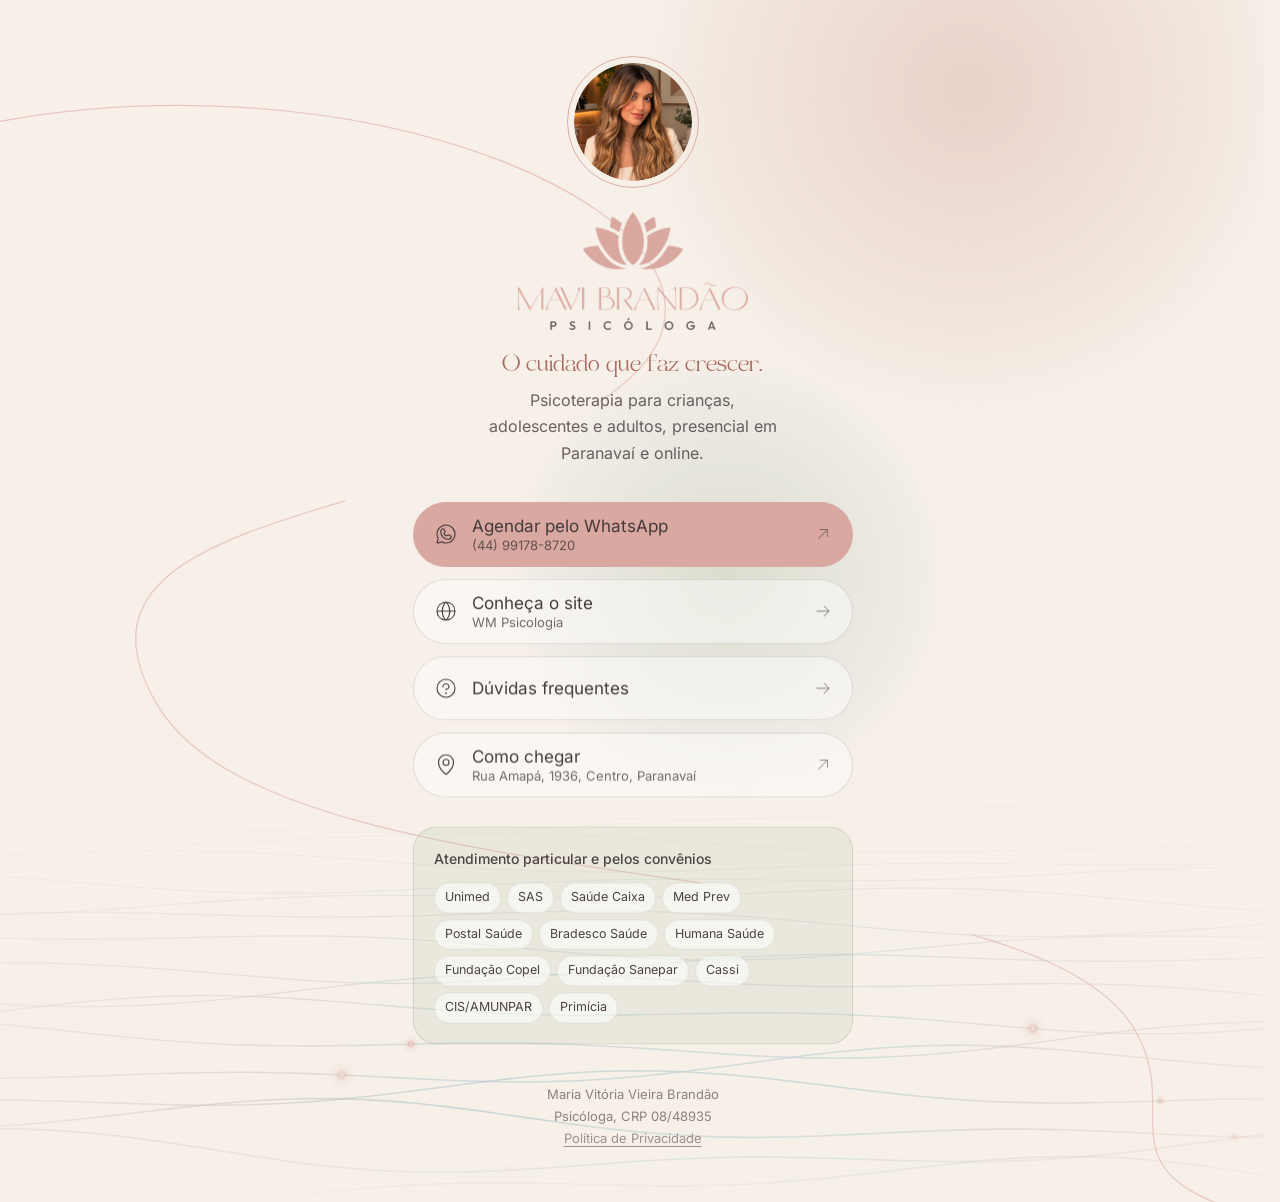
<file: links/mavi/index.html>
<!doctype html>
<html lang="pt-BR">
<head>
  <!-- Google tag -->
  <script async src="https://www.googletagmanager.com/gtm.js?id=GTM-5FRT9K2N"></script>
  <script>
    window.dataLayer = window.dataLayer || [];
    function gtag(){dataLayer.push(arguments);}
    gtag('js', new Date());
  </script>
  <meta charset="utf-8">
  <meta name="viewport" content="width=device-width, initial-scale=1">
  <title>Maria Vitória Brandão | Psicóloga</title>
  <meta name="description" content="Psicoterapia para crianças, adolescentes e adultos com Maria Vitória Brandão, presencial em Paranavaí e online. Particular e convênios.">
  <meta name="theme-color" content="#f6f0e8">
  <link rel="canonical" href="https://wmpsicologia.com.br/links/mavi/">
  <meta property="og:type" content="profile">
  <meta property="og:locale" content="pt_BR">
  <meta property="og:title" content="Maria Vitória Brandão | Psicóloga">
  <meta property="og:description" content="Psicoterapia para crianças, adolescentes e adultos com Maria Vitória Brandão, presencial em Paranavaí e online. Particular e convênios.">
  <meta property="og:url" content="https://wmpsicologia.com.br/links/mavi/">
  <meta property="og:image" content="https://wmpsicologia.com.br/assets/img/og-image.jpg?v=2">
  <link rel="icon" type="image/png" sizes="48x48" href="../../favicon-48.png">
  <link rel="apple-touch-icon" href="../../apple-touch-icon.png">
  <link rel="preload" href="../../assets/fonts/aleiakids.woff2" as="font" type="font/woff2" crossorigin>
  <link rel="stylesheet" href="../../assets/css/style.css">
  <script>
    (function (d) {
      var h = d.documentElement;
      h.classList.add('js');
      if (window.matchMedia('(prefers-reduced-motion: reduce)').matches) return;
      h.classList.add('motion');
      setTimeout(function () { if (!window.__wmMotion) h.classList.remove('motion'); }, 4000);
    })(document);
  </script>
  <style>
    body { background: var(--ink); color: var(--on-dark); padding-bottom: 0; }
    .bio { position: relative; min-height: 100dvh; overflow: hidden; display: flex; justify-content: center; padding: 56px 20px 40px; }
    .bio__inner { position: relative; z-index: 1; width: 100%; max-width: 440px; display: flex; flex-direction: column; align-items: center; text-align: center; }
    .bio__photo { position: relative; width: 132px; height: 132px; border-radius: 50%; padding: 7px; }
    .bio__photo > div { width: 100%; height: 100%; border-radius: 50%; overflow: hidden; }
    .bio__ring { position: absolute; inset: 0; width: 100%; height: 100%; overflow: visible; transform: rotate(-90deg); }
    .bio__ring circle { fill: none; stroke: rgba(209,163,100,.7); stroke-width: 1; }
    .motion .bio__inner > * { visibility: hidden; }
    .bio .river { height: 42%; }
    .bio-link { position: relative; overflow: hidden; }
    .bio-link::before { content: ""; position: absolute; inset: 0; border-radius: inherit; pointer-events: none; background: radial-gradient(260px circle at var(--mx, 50%) var(--my, 50%), rgba(255,244,228,.16), transparent 65%); opacity: 0; transition: opacity .4s var(--ease); }
    .bio-link:hover::before { opacity: 1; }
    .bio-link > * { position: relative; }
    .bio-link .icon:first-child { transition: transform .5s var(--ease); }
    .bio-link:hover .icon:last-child { transform: translate(3px, -3px); }
    .bio-link .icon:last-child { transition: transform .5s var(--ease), opacity .3s; }
    .bio__photo img { width: 100%; height: 100%; border-radius: 50%; object-fit: cover; object-position: 50% 12%; }
    .bio .brand { align-items: center; margin-top: 24px; }
    .bio .brand__wm { font-size: 2.5rem; }
    .bio .brand__sub { font-size: .6875rem; }
    .bio__tag { margin: 18px 0 36px; color: var(--on-dark-muted); font-size: 1rem; max-width: 30ch; }
    .bio__links { width: 100%; display: grid; gap: 12px; }
    .bio-link { display: flex; align-items: center; gap: 14px; width: 100%; min-height: 64px; padding: 12px 20px; border-radius: var(--pill); text-decoration: none; text-align: left; border: 1px solid var(--on-dark-faint); background: rgba(246,240,232,.04); color: var(--on-dark); transition: border-color .35s var(--ease), background-color .35s var(--ease), transform .35s var(--ease); }
    .bio-link:hover { border-color: rgba(209,163,100,.6); background: rgba(246,240,232,.08); }
    .bio-link:active { transform: scale(.99); }
    .bio-link .icon { width: 24px; height: 24px; }
    .bio-link span { flex: 1; display: flex; flex-direction: column; line-height: 1.3; }
    .bio-link small { font-size: .8125rem; opacity: .75; }
    .bio-link .icon:last-child { width: 18px; height: 18px; opacity: .6; }
    .bio-link--will { background: var(--gold); border-color: var(--gold); color: var(--ink); }
    .bio-link--will:hover { background: var(--gold-200); border-color: var(--gold-200); }
    .bio-link--mavi { background: var(--rose); border-color: var(--rose); color: var(--ink); }
    .bio-link--mavi:hover { background: #e4b9b2; border-color: #e4b9b2; }
    .bio-link--will small, .bio-link--mavi small { opacity: .8; }
    .bio__foot { margin-top: 40px; font-size: .8125rem; color: var(--on-dark-muted); line-height: 1.7; }
    /* Identidade da Maria Vitória: Areia + Tinta como base, Rosé, Sálvia e Sereno como acentos */
    .bio--mavi { --m-sand: #f6f0e8; --m-tinta: #43393a; --m-rose: #d9a8a0; --m-sage: #a9b79e; --m-sereno: #aec4ca; }
    body { background: #f6f0e8; color: #43393a; }
    html { background: #f6f0e8; scrollbar-color: rgba(201, 139, 130, 0.6) #efe6db; }
    html::-webkit-scrollbar { background: #efe6db; }
    html::-webkit-scrollbar-thumb { background: rgba(201, 139, 130, 0.6); border-color: #efe6db; }
    html::-webkit-scrollbar-thumb:hover { background: #c98b82; }
    .bio--mavi .glow::before { background: radial-gradient(closest-side, rgba(217,168,160,.42), rgba(217,168,160,.12) 55%, transparent 72%); }
    .bio--mavi .glow::after { background: radial-gradient(closest-side, rgba(169,183,158,.34), rgba(174,196,202,.12) 55%, transparent 72%); }
    .bio--mavi .river { height: 40%; }
    .bio__line { position: absolute; inset: 0; width: 100%; height: 100%; pointer-events: none; z-index: 0; }
    .bio__line path { fill: none; stroke: rgba(217,168,160,.55); stroke-width: 1.2; vector-effect: non-scaling-stroke; }
    .bio--mavi .bio__ring circle { stroke: rgba(217,168,160,.9); }
    .bio__photo img { object-position: 50% 18%; }
    .bio__logo { display: block; margin-top: 26px; }
    .bio__logo img { width: 230px; height: auto; }
    .bio--mavi .bio__tag { color: rgba(67,57,58,.78); }
    .bio__sign { display: block; font-family: var(--serif); font-size: 1.5rem; line-height: 1.2; color: #a9695f; margin-bottom: 10px; }
    .bio--mavi .bio-link { color: #43393a; border-color: rgba(67,57,58,.14); background: rgba(255,255,255,.45); }
    .bio--mavi .bio-link:hover { border-color: rgba(217,168,160,.9); background: rgba(255,255,255,.7); }
    .bio--mavi .bio-link::before { background: radial-gradient(260px circle at var(--mx, 50%) var(--my, 50%), rgba(217,168,160,.22), transparent 65%); }
    .bio--mavi .bio-link--mavi { background: #d9a8a0; border-color: #d9a8a0; color: #43393a; }
    .bio--mavi .bio-link--mavi:hover { background: #e4b9b2; border-color: #e4b9b2; }
    .bio__plans { width: 100%; margin-top: 28px; padding: 20px; border-radius: 24px; background: rgba(169,183,158,.16); border: 1px solid rgba(169,183,158,.4); text-align: left; }
    .bio__plans p { margin: 0 0 12px; font-size: .875rem; font-weight: 500; }
    .bio__plans ul { display: flex; flex-wrap: wrap; gap: 6px; }
    .bio__plans li { font-size: .78rem; padding: 4px 10px; border-radius: 999px; background: rgba(255,255,255,.6); border: 1px solid rgba(67,57,58,.1); }
    .bio--mavi .bio__foot { color: rgba(67,57,58,.7); }
    .bio--mavi .brand:focus-visible, .bio--mavi .bio-link:focus-visible { outline-color: #a9695f; }
  </style>
</head>
<body>
  <svg width="0" height="0" style="position:absolute" aria-hidden="true">
    <!-- Ícones: Phosphor Icons (light), licença MIT -->
    <symbol id="i-wa" viewBox="0 0 256 256"><path d="M186.68,146.63l-32-16a6,6,0,0,0-6,.38L133,141.46A42.49,42.49,0,0,1,114.54,123L125,107.33a6,6,0,0,0,.38-6l-16-32A6,6,0,0,0,104,66a38,38,0,0,0-38,38,86.1,86.1,0,0,0,86,86,38,38,0,0,0,38-38A6,6,0,0,0,186.68,146.63ZM152,178a74.09,74.09,0,0,1-74-74,26,26,0,0,1,22.42-25.75l12.66,25.32-10.39,15.58a6,6,0,0,0-.54,5.63,54.43,54.43,0,0,0,29.07,29.07,6,6,0,0,0,5.63-.54l15.58-10.39,25.32,12.66A26,26,0,0,1,152,178ZM128,26A102,102,0,0,0,38.35,176.69L26.73,211.56a14,14,0,0,0,17.71,17.71l34.87-11.62A102,102,0,1,0,128,26Zm0,192a90,90,0,0,1-45.06-12.08,6.09,6.09,0,0,0-3-.81,6.2,6.2,0,0,0-1.9.31L40.65,217.88a2,2,0,0,1-2.53-2.53L50.58,178a6,6,0,0,0-.5-4.91A90,90,0,1,1,128,218Z"/></symbol>
    <symbol id="i-pin" viewBox="0 0 256 256"><path d="M128,66a38,38,0,1,0,38,38A38,38,0,0,0,128,66Zm0,64a26,26,0,1,1,26-26A26,26,0,0,1,128,130Zm0-112a86.1,86.1,0,0,0-86,86c0,30.91,14.34,63.74,41.47,94.94a252.32,252.32,0,0,0,41.09,38,6,6,0,0,0,6.88,0,252.32,252.32,0,0,0,41.09-38c27.13-31.2,41.47-64,41.47-94.94A86.1,86.1,0,0,0,128,18Zm0,206.51C113,212.93,54,163.62,54,104a74,74,0,0,1,148,0C202,163.62,143,212.93,128,224.51Z"/></symbol>
    <symbol id="i-arrow" viewBox="0 0 256 256"><path d="M220.24,132.24l-72,72a6,6,0,0,1-8.48-8.48L201.51,134H40a6,6,0,0,1,0-12H201.51L139.76,60.24a6,6,0,0,1,8.48-8.48l72,72A6,6,0,0,1,220.24,132.24Z"/></symbol>
    <symbol id="i-arrow-ur" viewBox="0 0 256 256"><path d="M198,64V168a6,6,0,0,1-12,0V78.48L68.24,196.24a6,6,0,0,1-8.48-8.48L177.52,70H88a6,6,0,0,1,0-12H192A6,6,0,0,1,198,64Z"/></symbol>
    <symbol id="i-plus" viewBox="0 0 256 256"><path d="M222,128a6,6,0,0,1-6,6H134v82a6,6,0,0,1-12,0V134H40a6,6,0,0,1,0-12h82V40a6,6,0,0,1,12,0v82h82A6,6,0,0,1,222,128Z"/></symbol>
    <symbol id="i-nav" viewBox="0 0 256 256"><path d="M236.65,108.1,60.72,42.83l-.13,0A14,14,0,0,0,42.78,60.59s0,.09,0,.13L108.1,236.65A13.77,13.77,0,0,0,121.28,246h.26a13.8,13.8,0,0,0,13.14-9.88l0-.15,22.14-79.1L236,134.73l.15,0a14,14,0,0,0,.53-26.58Zm-4,15.1-82.26,23a6,6,0,0,0-4.16,4.16l-23,82.26a1.85,1.85,0,0,1-1.86,1.36,1.82,1.82,0,0,1-1.92-1.35.61.61,0,0,0,0-.12L54.11,56.62a2,2,0,0,1,2.51-2.51l175.91,65.26.12,0a2,2,0,0,1,0,3.79Z"/></symbol>
    <symbol id="i-globe" viewBox="0 0 256 256"><path d="M128,26A102,102,0,1,0,230,128,102.12,102.12,0,0,0,128,26Zm89.8,96H173.89c-1.54-40.77-18.48-68.23-30.43-82.67A90.19,90.19,0,0,1,217.8,122ZM128,215.83a110,110,0,0,1-15.19-19.45A128.37,128.37,0,0,1,94.13,134h67.74a128.37,128.37,0,0,1-18.68,62.38A110,110,0,0,1,128,215.83ZM94.13,122a128.37,128.37,0,0,1,18.68-62.38A110,110,0,0,1,128,40.17a110,110,0,0,1,15.19,19.45A128.37,128.37,0,0,1,161.87,122Zm18.41-82.67c-12,14.44-28.89,41.9-30.43,82.67H38.2A90.19,90.19,0,0,1,112.54,39.33ZM38.2,134H82.11c1.54,40.77,18.48,68.23,30.43,82.67A90.19,90.19,0,0,1,38.2,134Zm105.26,82.67c11.95-14.44,28.89-41.9,30.43-82.67H217.8A90.19,90.19,0,0,1,143.46,216.67Z"/></symbol>
    <symbol id="i-home" viewBox="0 0 256 256"><path d="M240,210H222V131.17l5.76,5.76a6,6,0,0,0,8.48-8.49L137.9,30.09a14,14,0,0,0-19.8,0L19.76,128.44a6,6,0,0,0,8.48,8.49L34,131.17V210H16a6,6,0,0,0,0,12H240a6,6,0,0,0,0-12ZM46,119.17l80.58-80.59a2,2,0,0,1,2.84,0L210,119.17V210H158V152a6,6,0,0,0-6-6H104a6,6,0,0,0-6,6v58H46ZM146,210H110V158h36Z"/></symbol>
    <symbol id="i-question" viewBox="0 0 256 256"><path d="M138,180a10,10,0,1,1-10-10A10,10,0,0,1,138,180ZM128,74c-21,0-38,15.25-38,34v4a6,6,0,0,0,12,0v-4c0-12.13,11.66-22,26-22s26,9.87,26,22-11.66,22-26,22a6,6,0,0,0-6,6v8a6,6,0,0,0,12,0v-2.42c18.11-2.58,32-16.66,32-33.58C166,89.25,149,74,128,74Zm102,54A102,102,0,1,1,128,26,102.12,102.12,0,0,1,230,128Zm-12,0a90,90,0,1,0-90,90A90.1,90.1,0,0,0,218,128Z"/></symbol>
  </svg>
  <main class="bio bio--mavi">
    <div class="glow" aria-hidden="true"></div>
    <svg class="bio__line" viewBox="0 0 400 800" preserveAspectRatio="none" aria-hidden="true" focusable="false"><path d="M-20,90 C110,20 250,150 200,250 C150,350 10,330 50,470 C90,610 330,560 360,690 C375,750 340,790 420,820"/></svg>
    <canvas class="river" data-river="mavi" aria-hidden="true"></canvas>
    <div class="bio__inner">
      <div class="bio__photo">
        <svg class="bio__ring" viewBox="0 0 132 132" aria-hidden="true" focusable="false"><circle cx="66" cy="66" r="65.5"/></svg>
        <div><img src="../../assets/img/mavi.webp" width="720" height="900" alt="Maria Vitória Brandão, psicóloga"></div>
      </div>
      <a class="brand bio__logo" href="../../" aria-label="WM Psicologia, página inicial"><img src="../../assets/img/logo-mavi.webp" width="560" height="288" alt="Mavi Brandão Psicóloga"></a>
      <p class="bio__tag"><span class="bio__sign">O cuidado que faz crescer.</span>Psicoterapia para crianças, adolescentes e adultos, presencial em Paranavaí e online.</p>

      <div class="bio__links">
        <a class="bio-link bio-link--mavi" href="https://wa.me/5544991788720?text=Ol%C3%A1%2C%20Maria%20Vit%C3%B3ria%21%20Estou%20entrando%20em%20contato%20atrav%C3%A9s%20do%20site%20da%20WM%20Psicologia%20e%20gostaria%20de%20agendar%20uma%20conversa." target="_blank" rel="noopener">
          <svg class="icon" aria-hidden="true"><use href="#i-wa"/></svg>
          <span>Agendar pelo WhatsApp<small>(44) 99178-8720</small></span>
          <svg class="icon" aria-hidden="true"><use href="#i-arrow-ur"/></svg>
        </a>
        <a class="bio-link" href="../../">
          <svg class="icon" aria-hidden="true"><use href="#i-globe"/></svg>
          <span>Conheça o site<small>WM Psicologia</small></span>
          <svg class="icon" aria-hidden="true"><use href="#i-arrow"/></svg>
        </a>
        <a class="bio-link" href="../../#duvidas">
          <svg class="icon" aria-hidden="true"><use href="#i-question"/></svg>
          <span>Dúvidas frequentes</span>
          <svg class="icon" aria-hidden="true"><use href="#i-arrow"/></svg>
        </a>
        <a class="bio-link" href="https://www.google.com/maps/dir/?api=1&amp;destination=Rua%20Amap%C3%A1%2C%201936%2C%20Centro%2C%20Paranava%C3%AD%20-%20PR" target="_blank" rel="noopener">
          <svg class="icon" aria-hidden="true"><use href="#i-pin"/></svg>
          <span>Como chegar<small>Rua Amapá, 1936, Centro, Paranavaí</small></span>
          <svg class="icon" aria-hidden="true"><use href="#i-arrow-ur"/></svg>
        </a>
      </div>

      <div class="bio__plans bio__extra">
        <p>Atendimento particular e pelos convênios</p>
        <ul><li>Unimed</li><li>SAS</li><li>Saúde Caixa</li><li>Med Prev</li><li>Postal Saúde</li><li>Bradesco Saúde</li><li>Humana Saúde</li><li>Fundação Copel</li><li>Fundação Sanepar</li><li>Cassi</li><li>CIS/AMUNPAR</li><li>Primícia</li></ul>
      </div>

      <p class="bio__foot">Maria Vitória Vieira Brandão<br>Psicóloga, CRP 08/48935<br><a class="bio__legal" href="../../privacidade/">Política de Privacidade</a></p>
    </div>
  </main>
  <script src="../../assets/js/vendor/gsap.min.js" defer></script>
  <script src="../../assets/js/vendor/ScrollTrigger.min.js" defer></script>
  <script src="../../assets/js/vendor/SplitText.min.js" defer></script>
  <script src="../../assets/js/vendor/DrawSVGPlugin.min.js" defer></script>
  <script src="../../assets/js/vendor/MotionPathPlugin.min.js" defer></script>
  <script src="../../assets/js/vendor/CustomEase.min.js" defer></script>
  <script src="../../assets/js/vendor/lenis.min.js" defer></script>
  <script src="../../assets/js/river.js" defer></script>
  <script src="../../assets/js/main.js" defer></script>
</body>
</html>
</file>
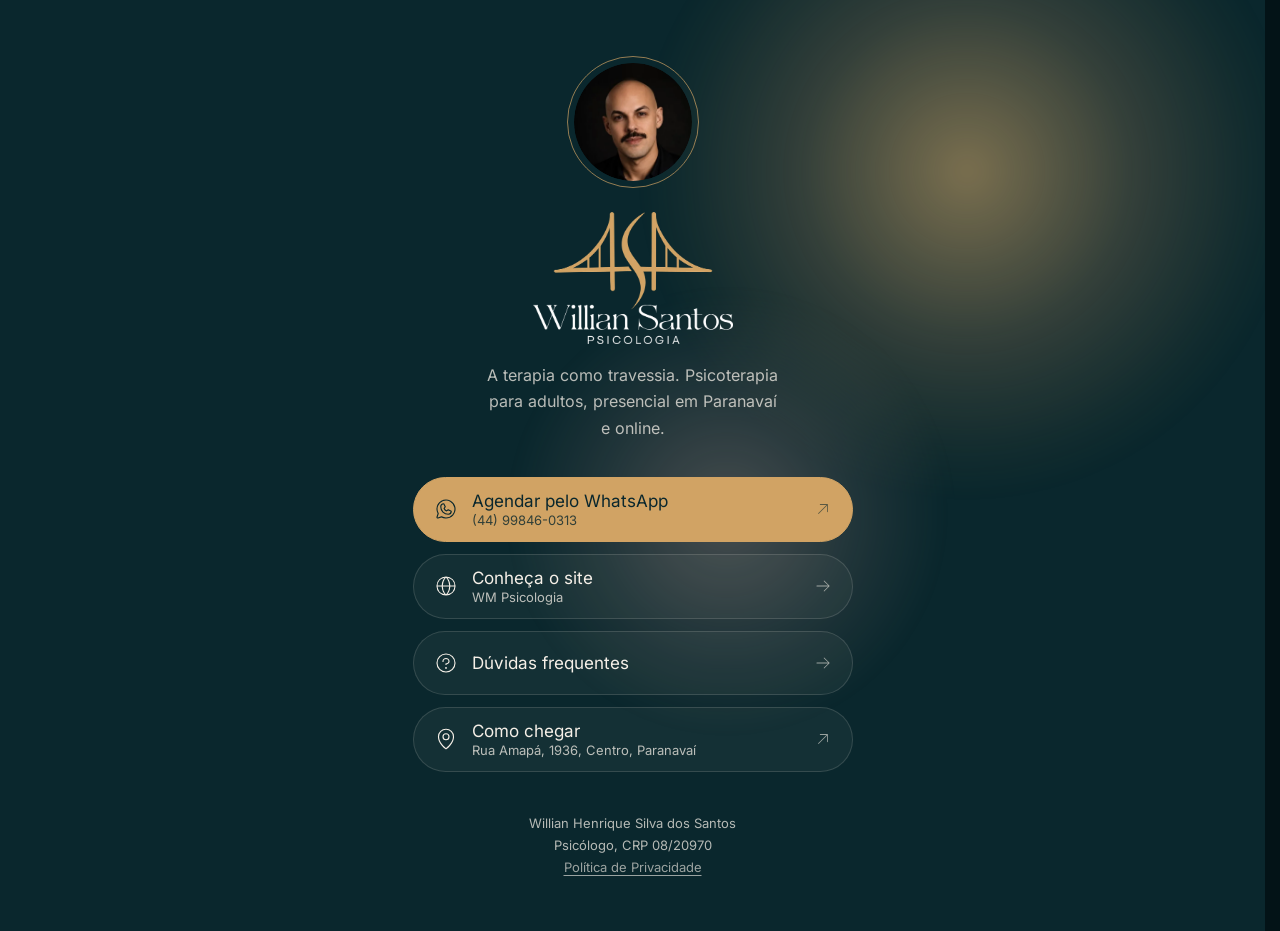
<file: links/willian/index.html>
<!doctype html>
<html lang="pt-BR">
<head>
  <!-- Google tag -->
  <script async src="https://www.googletagmanager.com/gtm.js?id=GTM-5FRT9K2N"></script>
  <script>
    window.dataLayer = window.dataLayer || [];
    function gtag(){dataLayer.push(arguments);}
    gtag('js', new Date());
  </script>
  <meta charset="utf-8">
  <meta name="viewport" content="width=device-width, initial-scale=1">
  <title>Willian Santos | Psicólogo</title>
  <meta name="description" content="Psicoterapia para adultos com Willian Santos, gestalt-terapeuta, presencial em Paranavaí e online. Agende pelo WhatsApp.">
  <meta name="theme-color" content="#0a272d">
  <link rel="canonical" href="https://wmpsicologia.com.br/links/willian/">
  <meta property="og:type" content="profile">
  <meta property="og:locale" content="pt_BR">
  <meta property="og:title" content="Willian Santos | Psicólogo">
  <meta property="og:description" content="Psicoterapia para adultos com Willian Santos, gestalt-terapeuta, presencial em Paranavaí e online. Agende pelo WhatsApp.">
  <meta property="og:url" content="https://wmpsicologia.com.br/links/willian/">
  <meta property="og:image" content="https://wmpsicologia.com.br/assets/img/og-image.jpg?v=2">
  <link rel="icon" type="image/png" sizes="48x48" href="../../favicon-48.png">
  <link rel="apple-touch-icon" href="../../apple-touch-icon.png">
  <link rel="preload" href="../../assets/fonts/aleiakids.woff2" as="font" type="font/woff2" crossorigin>
  <link rel="stylesheet" href="../../assets/css/style.css">
  <script>
    (function (d) {
      var h = d.documentElement;
      h.classList.add('js');
      if (window.matchMedia('(prefers-reduced-motion: reduce)').matches) return;
      h.classList.add('motion');
      setTimeout(function () { if (!window.__wmMotion) h.classList.remove('motion'); }, 4000);
    })(document);
  </script>
  <style>
    body { background: var(--ink); color: var(--on-dark); padding-bottom: 0; }
    .bio { position: relative; min-height: 100dvh; overflow: hidden; display: flex; justify-content: center; padding: 56px 20px 40px; }
    .bio__inner { position: relative; z-index: 1; width: 100%; max-width: 440px; display: flex; flex-direction: column; align-items: center; text-align: center; }
    .bio__photo { position: relative; width: 132px; height: 132px; border-radius: 50%; padding: 7px; }
    .bio__photo > div { width: 100%; height: 100%; border-radius: 50%; overflow: hidden; }
    .bio__ring { position: absolute; inset: 0; width: 100%; height: 100%; overflow: visible; transform: rotate(-90deg); }
    .bio__ring circle { fill: none; stroke: rgba(209,163,100,.7); stroke-width: 1; }
    .motion .bio__inner > * { visibility: hidden; }
    .bio .river { height: 42%; }
    .bio-link { position: relative; overflow: hidden; }
    .bio-link::before { content: ""; position: absolute; inset: 0; border-radius: inherit; pointer-events: none; background: radial-gradient(260px circle at var(--mx, 50%) var(--my, 50%), rgba(255,244,228,.16), transparent 65%); opacity: 0; transition: opacity .4s var(--ease); }
    .bio-link:hover::before { opacity: 1; }
    .bio-link > * { position: relative; }
    .bio-link .icon:first-child { transition: transform .5s var(--ease); }
    .bio-link:hover .icon:last-child { transform: translate(3px, -3px); }
    .bio-link .icon:last-child { transition: transform .5s var(--ease), opacity .3s; }
    .bio__photo img { width: 100%; height: 100%; border-radius: 50%; object-fit: cover; object-position: 50% 12%; }
    .bio .brand { align-items: center; margin-top: 24px; }
    .bio .brand__wm { font-size: 2.5rem; }
    .bio .brand__sub { font-size: .6875rem; }
    .bio__tag { margin: 18px 0 36px; color: var(--on-dark-muted); font-size: 1rem; max-width: 30ch; }
    .bio__links { width: 100%; display: grid; gap: 12px; }
    .bio-link { display: flex; align-items: center; gap: 14px; width: 100%; min-height: 64px; padding: 12px 20px; border-radius: var(--pill); text-decoration: none; text-align: left; border: 1px solid var(--on-dark-faint); background: rgba(246,240,232,.04); color: var(--on-dark); transition: border-color .35s var(--ease), background-color .35s var(--ease), transform .35s var(--ease); }
    .bio-link:hover { border-color: rgba(209,163,100,.6); background: rgba(246,240,232,.08); }
    .bio-link:active { transform: scale(.99); }
    .bio-link .icon { width: 24px; height: 24px; }
    .bio-link span { flex: 1; display: flex; flex-direction: column; line-height: 1.3; }
    .bio-link small { font-size: .8125rem; opacity: .75; }
    .bio-link .icon:last-child { width: 18px; height: 18px; opacity: .6; }
    .bio-link--will { background: var(--gold); border-color: var(--gold); color: var(--ink); }
    .bio-link--will:hover { background: var(--gold-200); border-color: var(--gold-200); }
    .bio-link--mavi { background: var(--rose); border-color: var(--rose); color: var(--ink); }
    .bio-link--mavi:hover { background: #e4b9b2; border-color: #e4b9b2; }
    .bio-link--will small, .bio-link--mavi small { opacity: .8; }
    .bio__foot { margin-top: 40px; font-size: .8125rem; color: var(--on-dark-muted); line-height: 1.7; }
    .bio__photo img { object-position: 50% 30%; }
    .bio__logo { display: block; margin-top: 26px; }
    .bio__logo img { width: 200px; height: auto; }
  </style>
</head>
<body>
  <svg width="0" height="0" style="position:absolute" aria-hidden="true">
    <!-- Ícones: Phosphor Icons (light), licença MIT -->
    <symbol id="i-wa" viewBox="0 0 256 256"><path d="M186.68,146.63l-32-16a6,6,0,0,0-6,.38L133,141.46A42.49,42.49,0,0,1,114.54,123L125,107.33a6,6,0,0,0,.38-6l-16-32A6,6,0,0,0,104,66a38,38,0,0,0-38,38,86.1,86.1,0,0,0,86,86,38,38,0,0,0,38-38A6,6,0,0,0,186.68,146.63ZM152,178a74.09,74.09,0,0,1-74-74,26,26,0,0,1,22.42-25.75l12.66,25.32-10.39,15.58a6,6,0,0,0-.54,5.63,54.43,54.43,0,0,0,29.07,29.07,6,6,0,0,0,5.63-.54l15.58-10.39,25.32,12.66A26,26,0,0,1,152,178ZM128,26A102,102,0,0,0,38.35,176.69L26.73,211.56a14,14,0,0,0,17.71,17.71l34.87-11.62A102,102,0,1,0,128,26Zm0,192a90,90,0,0,1-45.06-12.08,6.09,6.09,0,0,0-3-.81,6.2,6.2,0,0,0-1.9.31L40.65,217.88a2,2,0,0,1-2.53-2.53L50.58,178a6,6,0,0,0-.5-4.91A90,90,0,1,1,128,218Z"/></symbol>
    <symbol id="i-pin" viewBox="0 0 256 256"><path d="M128,66a38,38,0,1,0,38,38A38,38,0,0,0,128,66Zm0,64a26,26,0,1,1,26-26A26,26,0,0,1,128,130Zm0-112a86.1,86.1,0,0,0-86,86c0,30.91,14.34,63.74,41.47,94.94a252.32,252.32,0,0,0,41.09,38,6,6,0,0,0,6.88,0,252.32,252.32,0,0,0,41.09-38c27.13-31.2,41.47-64,41.47-94.94A86.1,86.1,0,0,0,128,18Zm0,206.51C113,212.93,54,163.62,54,104a74,74,0,0,1,148,0C202,163.62,143,212.93,128,224.51Z"/></symbol>
    <symbol id="i-arrow" viewBox="0 0 256 256"><path d="M220.24,132.24l-72,72a6,6,0,0,1-8.48-8.48L201.51,134H40a6,6,0,0,1,0-12H201.51L139.76,60.24a6,6,0,0,1,8.48-8.48l72,72A6,6,0,0,1,220.24,132.24Z"/></symbol>
    <symbol id="i-arrow-ur" viewBox="0 0 256 256"><path d="M198,64V168a6,6,0,0,1-12,0V78.48L68.24,196.24a6,6,0,0,1-8.48-8.48L177.52,70H88a6,6,0,0,1,0-12H192A6,6,0,0,1,198,64Z"/></symbol>
    <symbol id="i-plus" viewBox="0 0 256 256"><path d="M222,128a6,6,0,0,1-6,6H134v82a6,6,0,0,1-12,0V134H40a6,6,0,0,1,0-12h82V40a6,6,0,0,1,12,0v82h82A6,6,0,0,1,222,128Z"/></symbol>
    <symbol id="i-nav" viewBox="0 0 256 256"><path d="M236.65,108.1,60.72,42.83l-.13,0A14,14,0,0,0,42.78,60.59s0,.09,0,.13L108.1,236.65A13.77,13.77,0,0,0,121.28,246h.26a13.8,13.8,0,0,0,13.14-9.88l0-.15,22.14-79.1L236,134.73l.15,0a14,14,0,0,0,.53-26.58Zm-4,15.1-82.26,23a6,6,0,0,0-4.16,4.16l-23,82.26a1.85,1.85,0,0,1-1.86,1.36,1.82,1.82,0,0,1-1.92-1.35.61.61,0,0,0,0-.12L54.11,56.62a2,2,0,0,1,2.51-2.51l175.91,65.26.12,0a2,2,0,0,1,0,3.79Z"/></symbol>
    <symbol id="i-globe" viewBox="0 0 256 256"><path d="M128,26A102,102,0,1,0,230,128,102.12,102.12,0,0,0,128,26Zm89.8,96H173.89c-1.54-40.77-18.48-68.23-30.43-82.67A90.19,90.19,0,0,1,217.8,122ZM128,215.83a110,110,0,0,1-15.19-19.45A128.37,128.37,0,0,1,94.13,134h67.74a128.37,128.37,0,0,1-18.68,62.38A110,110,0,0,1,128,215.83ZM94.13,122a128.37,128.37,0,0,1,18.68-62.38A110,110,0,0,1,128,40.17a110,110,0,0,1,15.19,19.45A128.37,128.37,0,0,1,161.87,122Zm18.41-82.67c-12,14.44-28.89,41.9-30.43,82.67H38.2A90.19,90.19,0,0,1,112.54,39.33ZM38.2,134H82.11c1.54,40.77,18.48,68.23,30.43,82.67A90.19,90.19,0,0,1,38.2,134Zm105.26,82.67c11.95-14.44,28.89-41.9,30.43-82.67H217.8A90.19,90.19,0,0,1,143.46,216.67Z"/></symbol>
    <symbol id="i-home" viewBox="0 0 256 256"><path d="M240,210H222V131.17l5.76,5.76a6,6,0,0,0,8.48-8.49L137.9,30.09a14,14,0,0,0-19.8,0L19.76,128.44a6,6,0,0,0,8.48,8.49L34,131.17V210H16a6,6,0,0,0,0,12H240a6,6,0,0,0,0-12ZM46,119.17l80.58-80.59a2,2,0,0,1,2.84,0L210,119.17V210H158V152a6,6,0,0,0-6-6H104a6,6,0,0,0-6,6v58H46ZM146,210H110V158h36Z"/></symbol>
    <symbol id="i-question" viewBox="0 0 256 256"><path d="M138,180a10,10,0,1,1-10-10A10,10,0,0,1,138,180ZM128,74c-21,0-38,15.25-38,34v4a6,6,0,0,0,12,0v-4c0-12.13,11.66-22,26-22s26,9.87,26,22-11.66,22-26,22a6,6,0,0,0-6,6v8a6,6,0,0,0,12,0v-2.42c18.11-2.58,32-16.66,32-33.58C166,89.25,149,74,128,74Zm102,54A102,102,0,1,1,128,26,102.12,102.12,0,0,1,230,128Zm-12,0a90,90,0,1,0-90,90A90.1,90.1,0,0,0,218,128Z"/></symbol>
  </svg>
  <main class="bio bio--will">
    <div class="glow" aria-hidden="true"></div>
    <canvas class="river" data-river aria-hidden="true"></canvas>
    <div class="bio__inner">
      <div class="bio__photo">
        <svg class="bio__ring" viewBox="0 0 132 132" aria-hidden="true" focusable="false"><circle cx="66" cy="66" r="65.5"/></svg>
        <div><img src="../../assets/img/willian.webp" width="512" height="770" alt="Willian Santos, psicólogo"></div>
      </div>
      <a class="brand bio__logo" href="../../" aria-label="WM Psicologia, página inicial"><img src="../../assets/img/logo-willian.webp" width="560" height="369" alt="Willian Santos Psicologia"></a>
      <p class="bio__tag">A terapia como travessia. Psicoterapia para adultos, presencial em Paranavaí e online.</p>

      <div class="bio__links">
        <a class="bio-link bio-link--will" href="https://wa.me/5544998460313?text=Ol%C3%A1%2C%20Willian%21%20Estou%20entrando%20em%20contato%20atrav%C3%A9s%20do%20site%20da%20WM%20Psicologia%20e%20gostaria%20de%20agendar%20uma%20conversa." target="_blank" rel="noopener">
          <svg class="icon" aria-hidden="true"><use href="#i-wa"/></svg>
          <span>Agendar pelo WhatsApp<small>(44) 99846-0313</small></span>
          <svg class="icon" aria-hidden="true"><use href="#i-arrow-ur"/></svg>
        </a>
        <a class="bio-link" href="../../">
          <svg class="icon" aria-hidden="true"><use href="#i-globe"/></svg>
          <span>Conheça o site<small>WM Psicologia</small></span>
          <svg class="icon" aria-hidden="true"><use href="#i-arrow"/></svg>
        </a>
        <a class="bio-link" href="../../#duvidas">
          <svg class="icon" aria-hidden="true"><use href="#i-question"/></svg>
          <span>Dúvidas frequentes</span>
          <svg class="icon" aria-hidden="true"><use href="#i-arrow"/></svg>
        </a>
        <a class="bio-link" href="https://www.google.com/maps/dir/?api=1&amp;destination=Rua%20Amap%C3%A1%2C%201936%2C%20Centro%2C%20Paranava%C3%AD%20-%20PR" target="_blank" rel="noopener">
          <svg class="icon" aria-hidden="true"><use href="#i-pin"/></svg>
          <span>Como chegar<small>Rua Amapá, 1936, Centro, Paranavaí</small></span>
          <svg class="icon" aria-hidden="true"><use href="#i-arrow-ur"/></svg>
        </a>
      </div>

      <p class="bio__foot">Willian Henrique Silva dos Santos<br>Psicólogo, CRP 08/20970<br><a class="bio__legal" href="../../privacidade/">Política de Privacidade</a></p>
    </div>
  </main>
  <script src="../../assets/js/vendor/gsap.min.js" defer></script>
  <script src="../../assets/js/vendor/ScrollTrigger.min.js" defer></script>
  <script src="../../assets/js/vendor/SplitText.min.js" defer></script>
  <script src="../../assets/js/vendor/DrawSVGPlugin.min.js" defer></script>
  <script src="../../assets/js/vendor/MotionPathPlugin.min.js" defer></script>
  <script src="../../assets/js/vendor/CustomEase.min.js" defer></script>
  <script src="../../assets/js/vendor/lenis.min.js" defer></script>
  <script src="../../assets/js/river.js" defer></script>
  <script src="../../assets/js/main.js" defer></script>
</body>
</html>
</file>
<file: assets/css/style.css>
/* =========================================================
   WM Psicologia
   Mesclagem de marcas: Willian Santos (azul profundo + dourado)
   e Maria Vitória Brandão (areia + rosé).
   ========================================================= */

@font-face {
  font-family: "Aleiakids";
  src: url("../fonts/aleiakids.woff2") format("woff2");
  font-weight: 400;
  font-style: normal;
  font-display: swap;
}
@font-face {
  font-family: "Inter";
  src: url("../fonts/inter-latin.woff2") format("woff2");
  font-weight: 100 900;
  font-style: normal;
  font-display: swap;
  unicode-range: U+0000-00FF, U+0131, U+0152-0153, U+02BB-02BC, U+02C6, U+02DA, U+02DC, U+0304, U+0308, U+0329, U+2000-206F, U+20AC, U+2122, U+2191, U+2193, U+2212, U+2215, U+FEFF, U+FFFD;
}
@font-face {
  font-family: "Inter";
  src: url("../fonts/inter-latin-ext.woff2") format("woff2");
  font-weight: 100 900;
  font-style: normal;
  font-display: swap;
  unicode-range: U+0100-02BA, U+02BD-02C5, U+02C7-02CC, U+02CE-02D7, U+02DD-02FF, U+0304, U+0308, U+0329, U+1D00-1DBF, U+1E00-1E9F, U+1EF2-1EFF, U+2020, U+20A0-20AB, U+20AD-20C0, U+2113, U+2C60-2C7F, U+A720-A7FF;
}

:root {
  /* Willian Santos */
  --ink: #0a272d;
  --ink-950: #031317;
  --ink-900: #071e23;
  --ink-800: #133a42;
  --ink-700: #1c4e58;
  --gold: #d1a364;
  --gold-200: #eeba73;
  --gold-50: #faefe4;
  /* Maria Vitória Brandão */
  --sand: #f6f0e8;
  --paper: #fbf8f4;
  --rose: #d9a8a0;
  --rose-soft: #f1e0db;
  --tinta: #43393a;

  --on-dark: #f6f0e8;
  --on-dark-muted: rgba(246, 240, 232, 0.74);
  --on-dark-faint: rgba(246, 240, 232, 0.14);
  --on-light: #0a272d;
  --on-light-muted: rgba(10, 39, 45, 0.74);
  --on-light-faint: rgba(10, 39, 45, 0.12);

  --serif: "Aleiakids", "Cormorant Garamond", Georgia, serif;
  --sans: "Inter", system-ui, -apple-system, "Segoe UI", Roboto, sans-serif;

  --radius: 20px;
  --radius-lg: 28px;
  --pill: 999px;
  --container: 1240px;
  --gutter: clamp(20px, 4vw, 48px);
  --section-y: clamp(88px, 11vw, 152px);
  --header-h: 72px;
  --ease: cubic-bezier(0.16, 1, 0.3, 1);
}

*, *::before, *::after { box-sizing: border-box; }
html { overflow-y: auto; scrollbar-gutter: stable; /* reserva o espaço da barra: a página não pula quando a abertura libera a rolagem */ -webkit-text-size-adjust: 100%; scroll-behavior: smooth; scroll-padding-top: calc(var(--header-h) + 16px); }
/* barra de rolagem da marca: trilho no tom da abertura, indicador dourado */
html { background: var(--ink-950); scrollbar-color: rgba(209, 163, 100, 0.55) var(--ink-950); }
html::-webkit-scrollbar { width: 12px; background: var(--ink-950); }
html::-webkit-scrollbar-thumb { background: rgba(209, 163, 100, 0.55); border-radius: 999px; border: 3px solid var(--ink-950); }
html::-webkit-scrollbar-thumb:hover { background: var(--gold); }
body {
  margin: 0;
  font-family: var(--sans);
  font-size: 1.0625rem;
  line-height: 1.65;
  color: var(--on-light);
  background: var(--sand);
  -webkit-font-smoothing: antialiased;
  text-rendering: optimizeLegibility;
}
img { display: block; max-width: 100%; height: auto; }
a { color: inherit; }
p { margin: 0 0 1em; }
h1, h2, h3 { font-family: var(--serif); font-weight: 400; line-height: 1.1; letter-spacing: -0.005em; margin: 0; text-wrap: balance; }
ul, ol { margin: 0; padding: 0; list-style: none; }
button { font: inherit; }
:focus-visible { outline: 2px solid var(--gold); outline-offset: 3px; border-radius: 6px; }

.sr-only { position: absolute; width: 1px; height: 1px; padding: 0; margin: -1px; overflow: hidden; clip: rect(0 0 0 0); white-space: nowrap; border: 0; }
.skip-link { position: absolute; left: 16px; top: -60px; z-index: 100; background: var(--gold); color: var(--ink); padding: 10px 16px; border-radius: var(--pill); font-weight: 600; text-decoration: none; }
.skip-link:focus { top: 12px; }

.container { width: 100%; max-width: var(--container); margin: 0 auto; padding: 0 var(--gutter); }
.section { position: relative; padding: var(--section-y) 0; overflow: hidden; }
.is-dark { background: var(--ink); color: var(--on-dark); }
.is-sand { background: var(--sand); }
.is-paper { background: var(--paper); }

.icon { width: 1.25em; height: 1.25em; flex: none; fill: currentColor; }

/* Warm glow inspired by the references, recoloured to the brand gold and rosé */
.glow { position: absolute; inset: 0; pointer-events: none; z-index: 0; }
.glow::before, .glow::after { content: ""; position: absolute; border-radius: 50%; filter: blur(10px); }
.glow::before {
  width: min(900px, 110vw); aspect-ratio: 1; right: -12%; top: -30%;
  background: radial-gradient(closest-side, rgba(238, 186, 115, 0.5), rgba(214, 160, 110, 0.2) 38%, rgba(209, 163, 100, 0.05) 62%, transparent 74%);
}
.glow::after {
  width: min(620px, 90vw); aspect-ratio: 1; right: 18%; top: 22%;
  background: radial-gradient(closest-side, rgba(217, 168, 160, 0.3), rgba(217, 168, 160, 0.08) 50%, transparent 72%);
}
.glow--low::before { top: auto; bottom: -55%; right: auto; left: -18%; opacity: 0.7; }
.glow--low::after { top: auto; bottom: -10%; right: auto; left: 20%; }
.glow--center::before { right: 50%; transform: translateX(50%); top: -40%; }
.glow--center::after { right: 50%; transform: translateX(50%); top: 10%; }
.section > .container, .hero > .container { position: relative; z-index: 1; }

/* Thin outline circles, echoing ref1 */
.rings { position: absolute; pointer-events: none; z-index: 0; display: grid; grid-template-columns: repeat(3, 1fr); gap: 18px; }
.rings span { width: clamp(64px, 8vw, 104px); aspect-ratio: 1; border-radius: 50%; border: 1px solid rgba(209, 163, 100, 0.18); }

/* ---------- Typography helpers ---------- */
.eyebrow { font-size: 0.8125rem; letter-spacing: 0.16em; text-transform: uppercase; font-weight: 500; color: var(--gold); margin: 0 0 22px; }
.h-xl { font-size: clamp(2.5rem, 5.4vw, 4.5rem); }
.h-lg { font-size: clamp(2.125rem, 4.2vw, 3.5rem); }
.h-md { font-size: clamp(1.625rem, 2.6vw, 2.25rem); }
.lead { font-size: clamp(1.125rem, 1.5vw, 1.3125rem); line-height: 1.55; }
.muted-dark { color: var(--on-dark-muted); }
.muted-light { color: var(--on-light-muted); }
.accent { color: var(--gold); }

/* ---------- Buttons ---------- */
.btn {
  display: inline-flex; align-items: center; justify-content: center; gap: 10px;
  min-height: 52px; padding: 0 26px; border-radius: var(--pill);
  font-weight: 500; font-size: 1rem; letter-spacing: 0.005em; text-decoration: none; white-space: nowrap;
  border: 1px solid transparent; cursor: pointer;
  transition: transform 0.35s var(--ease), background-color 0.35s var(--ease), color 0.35s var(--ease), border-color 0.35s var(--ease), box-shadow 0.35s var(--ease);
}
.btn:active { transform: translateY(1px) scale(0.99); }
.btn .icon { width: 1.25em; height: 1.25em; }
.btn--gold { background: var(--gold); color: var(--ink); }
.btn--gold:hover { background: var(--gold-200); box-shadow: 0 10px 30px -12px rgba(209, 163, 100, 0.65); }
.btn--rose { background: var(--rose); color: var(--ink); }
.btn--rose:hover { background: #e4b9b2; box-shadow: 0 10px 30px -12px rgba(217, 168, 160, 0.7); }
.btn--ghost-dark { color: var(--on-dark); border-color: rgba(246, 240, 232, 0.32); }
.btn--ghost-dark:hover { border-color: var(--gold); color: var(--gold); }
.btn--ghost-light { color: var(--ink); border-color: rgba(10, 39, 45, 0.28); }
.btn--ghost-light:hover { border-color: var(--ink); background: var(--ink); color: var(--on-dark); }
.btn--ink { background: var(--ink); color: var(--on-dark); }
.btn--ink:hover { background: var(--ink-800); }

.text-link { display: inline-flex; align-items: center; gap: 8px; font-weight: 500; text-decoration: none; border-bottom: 1px solid currentColor; padding-bottom: 2px; transition: gap 0.3s var(--ease), color 0.3s var(--ease); }
.text-link:hover { gap: 12px; }

/* ---------- Header ---------- */
.site-header {
  position: fixed; inset: 0 0 auto 0; z-index: 50; height: var(--header-h);
  display: flex; align-items: center; color: var(--on-dark);
  transition: background-color 0.4s var(--ease), box-shadow 0.4s var(--ease);
}
.site-header.is-solid { background: rgba(7, 30, 35, 0.9); -webkit-backdrop-filter: blur(14px); backdrop-filter: blur(14px); box-shadow: 0 1px 0 var(--on-dark-faint); }
.site-header .container { display: flex; align-items: center; justify-content: space-between; gap: 24px; }
.brand { display: inline-flex; flex-direction: column; line-height: 1; text-decoration: none; }
.brand__wm { font-family: var(--serif); font-size: 1.75rem; color: var(--gold); letter-spacing: 0.02em; }
.brand__sub { font-size: 0.625rem; letter-spacing: 0.34em; text-transform: uppercase; margin-top: 4px; color: var(--on-dark); }
.nav { display: flex; align-items: center; gap: clamp(20px, 2.6vw, 36px); }
.nav a:not(.btn) { font-size: 0.9375rem; text-decoration: none; color: var(--on-dark-muted); transition: color 0.3s; }
.nav a:not(.btn):hover { color: var(--gold); }
.nav .btn { min-height: 42px; padding: 0 20px; font-size: 0.9375rem; }

/* ---------- Hero ---------- */
.hero { position: relative; min-height: 100dvh; display: flex; align-items: center; padding: calc(var(--header-h) + 40px) 0 72px; background: var(--ink); color: var(--on-dark); overflow: hidden; }
.hero__grid { display: grid; grid-template-columns: 1.08fr 0.92fr; gap: clamp(40px, 6vw, 96px); align-items: center; }
.hero h1 { max-width: 13ch; }
.hero__sub { margin: 28px 0 40px; max-width: 34ch; color: var(--on-dark-muted); }
.hero__actions { display: flex; flex-wrap: wrap; align-items: center; gap: 36px 56px; }
.hero__actions .text-link { color: var(--on-dark); }
.hero__media { position: relative; justify-self: end; width: min(100%, 470px); }
.arch { position: relative; border-radius: 999px 999px var(--radius-lg) var(--radius-lg); overflow: hidden; aspect-ratio: 770 / 940; background: var(--ink-800); }
.arch img { width: 100%; height: 100%; object-fit: cover; }
.arch-outline { position: absolute; left: 36px; top: -18px; width: calc(100% - 18px); height: calc(100% - 18px); overflow: visible; pointer-events: none; z-index: -1; }
.arch-outline path { fill: none; stroke: rgba(209, 163, 100, 0.55); stroke-width: 1; }
.hero .rings { left: -56px; bottom: -64px; }

/* ---------- Empathy ---------- */
.statement { font-size: clamp(2rem, 4.6vw, 3.875rem); line-height: 1.12; max-width: 20ch; }
.statement .soft { color: #84663d; }
.empathy__body { margin: clamp(48px, 6vw, 80px) 0 0 auto; width: min(100%, 560px); color: var(--on-light-muted); }
.empathy__body p:first-child { color: var(--on-light); font-size: 1.1875rem; }
.flow-line { position: absolute; left: 0; right: 0; bottom: 0; width: 100%; height: 160px; pointer-events: none; }
.flow-line path { fill: none; stroke: var(--gold); stroke-width: 1.2; opacity: 0.55; }

/* ---------- When to seek ---------- */
.when__head { max-width: 640px; }
.when__head p { margin-top: 18px; }
.when__grid { display: grid; grid-template-columns: repeat(3, 1fr); gap: 0 clamp(24px, 3.5vw, 56px); margin-top: clamp(48px, 6vw, 80px); counter-reset: when; }
.when__grid li { counter-increment: when; padding: 26px 0 34px; border-top: 1px solid var(--on-dark-faint); font-size: 1.0625rem; line-height: 1.55; color: var(--on-dark); }
.when__grid li::before { content: counter(when, decimal-leading-zero); display: block; font-family: var(--serif); color: var(--gold); font-size: 1.375rem; margin-bottom: 10px; }
.when__close { margin-top: clamp(48px, 6vw, 72px); display: flex; flex-wrap: wrap; align-items: end; justify-content: space-between; gap: 32px; padding-top: clamp(40px, 5vw, 56px); border-top: 1px solid rgba(209, 163, 100, 0.35); }
.when__close p { font-family: var(--serif); font-size: clamp(1.75rem, 3.2vw, 2.625rem); line-height: 1.15; color: var(--gold); margin: 0; max-width: 22ch; }

/* ---------- Approach ---------- */
.approach__grid { display: grid; grid-template-columns: 0.9fr 1.1fr; gap: clamp(48px, 7vw, 120px); align-items: start; }
.approach__intro { position: sticky; top: calc(var(--header-h) + 40px); }
.approach__intro .h-lg { margin-bottom: 24px; }
.approach__lines { margin-top: 36px; display: grid; gap: 18px; }
.approach__lines div { display: grid; grid-template-columns: 44px 1fr; gap: 16px; align-items: start; }
.approach__lines img { width: 44px; height: auto; margin-top: 4px; }
.approach__lines p { margin: 0; color: var(--on-light-muted); font-size: 0.98rem; }
.approach__lines strong { color: var(--on-light); font-weight: 600; }
.path { position: relative; padding-left: 56px; }
.path__rail { position: absolute; left: 11px; top: 20px; bottom: 20px; width: 2px; background: rgba(209, 163, 100, 0.22); border-radius: 2px; overflow: hidden; }
.path__fill { position: absolute; inset: 0; background: var(--gold); transform-origin: top; }
.path__step { position: relative; padding-bottom: clamp(40px, 5vw, 64px); }
.path__step:last-child { padding-bottom: 0; }
.path__step::before { content: ""; position: absolute; z-index: 1; left: -56px; top: 8px; width: 24px; height: 24px; border-radius: 50%; background: var(--gold); border: 2px solid var(--gold); box-shadow: 0 0 0 0 rgba(209, 163, 100, 0.45); transition: background-color 0.5s var(--ease), box-shadow 0.8s var(--ease); }
.motion .path__step::before { background: var(--sand); }
.motion .path__step.is-active::before { background: var(--gold); box-shadow: 0 0 0 8px rgba(209, 163, 100, 0.16); }
.path__step h3 { font-size: clamp(1.5rem, 2.2vw, 2rem); margin-bottom: 14px; }
.path__step p { color: var(--on-light-muted); margin: 0; max-width: 52ch; }

/* ---------- Professionals ---------- */
.pros__head { max-width: 680px; margin-bottom: clamp(48px, 6vw, 80px); }
.pros__head p { margin-top: 18px; }
.pros__grid { display: grid; grid-template-columns: 1fr; gap: clamp(24px, 3vw, 40px); }
.pro { border-radius: var(--radius-lg); overflow: hidden; display: grid; grid-template-columns: minmax(0, 0.82fr) minmax(0, 1.18fr); }
.pro--will { background: var(--ink); color: var(--on-dark); }
.pro--mavi { background: var(--rose-soft); color: var(--tinta); grid-template-columns: minmax(0, 1.18fr) minmax(0, 0.82fr); }
.pro--mavi .pro__photo { order: 2; }
.pro__photo { position: relative; min-height: 520px; overflow: hidden; }
.pro__photo img { position: absolute; inset: 0; width: 100%; height: 100%; object-fit: cover; transition: transform 1.2s var(--ease); }
.pro--will .pro__photo img { object-position: 50% 30%; }
.pro--mavi .pro__photo img { object-position: 50% 22%; }
.pro:hover .pro__photo img { transform: scale(1.03); }
.pro__body { padding: clamp(32px, 4.4vw, 64px); display: flex; flex-direction: column; justify-content: center; gap: 24px; }
.pro__top { display: flex; justify-content: space-between; align-items: flex-start; gap: 16px; }
.pro__name { font-size: clamp(1.75rem, 2.6vw, 2.25rem); }
.pro__crp { margin-top: 8px; font-size: 0.875rem; letter-spacing: 0.04em; }
.pro--will .pro__crp { color: var(--gold); }
.pro--mavi .pro__crp { color: #8a5a52; }
.pro__symbol { width: 56px; height: auto; flex: none; opacity: 0.95; }
.pro__bio { margin: 0; font-size: 1.0625rem; }
.pro--will .pro__bio { color: var(--on-dark-muted); }
.pro__facts { display: grid; grid-template-columns: 1fr 1fr; column-gap: 32px; }
.pro__facts div { display: grid; gap: 4px; padding: 14px 0; font-size: 0.96rem; border-top: 1px solid; }
.pro__facts div:has(.plans), .pro--mavi .pro__facts div:first-child { grid-column: 1 / -1; }
.pro--will .pro__facts div { border-color: var(--on-dark-faint); }
.pro--mavi .pro__facts div { border-color: rgba(67, 57, 58, 0.14); }
.pro__facts dt { opacity: 0.7; font-size: 0.8125rem; letter-spacing: 0.02em; }
.pro__facts dd { margin: 0; }
.plans { display: flex; flex-wrap: wrap; gap: 6px; margin-top: 10px; }
.plans li { font-size: 0.8125rem; padding: 4px 11px; border-radius: var(--pill); background: rgba(255, 255, 255, 0.55); border: 1px solid rgba(67, 57, 58, 0.12); }
.pro .btn { align-self: stretch; width: 100%; margin-top: 6px; }
@media (hover: hover) { .pro .btn--aura:hover .aura { transform: scale(1.015); } }
.pro--mavi .btn--rose { background: var(--tinta); color: var(--sand); }
.pro--mavi .btn--rose:hover { background: #564a4b; box-shadow: 0 10px 30px -14px rgba(67, 57, 58, 0.6); }

/* ---------- First contact ---------- */
.steps__head { max-width: 640px; }
.steps-wrap { position: relative; margin-top: clamp(56px, 7vw, 96px); }
.steps { display: grid; grid-template-columns: repeat(3, 1fr); gap: clamp(28px, 4vw, 64px); position: relative; }
.steps__line { position: absolute; top: 34px; left: 0; right: 0; height: 1px; background: rgba(209, 163, 100, 0.18); }
.steps__fill { position: absolute; inset: 0; background: linear-gradient(90deg, var(--gold), var(--rose)); transform-origin: left; }
.steps__dot { position: absolute; left: 0; top: 50%; width: 11px; height: 11px; margin: -5.5px 0 0 -5.5px; border-radius: 50%; background: var(--gold-50); box-shadow: 0 0 0 4px rgba(209, 163, 100, 0.25), 0 0 24px 6px rgba(238, 186, 115, 0.55); opacity: 0; }
.step__num { position: relative; z-index: 1; display: inline-grid; place-items: center; width: 68px; height: 68px; border-radius: 50%; background: var(--ink); border: 1px solid var(--gold); font-family: var(--serif); font-size: 1.75rem; color: var(--gold); margin-bottom: 28px; }
.step h3 { font-size: clamp(1.375rem, 2vw, 1.75rem); margin-bottom: 12px; }
.step p { color: var(--on-dark-muted); margin: 0; max-width: 34ch; }
.steps__cta { margin-top: clamp(48px, 6vw, 72px); }

/* ---------- Location ---------- */
.place__grid { display: grid; grid-template-columns: 1fr 1fr; gap: clamp(40px, 6vw, 96px); align-items: center; }
.place__text .h-lg { margin-bottom: 24px; }
.place__text > p { color: var(--on-light-muted); max-width: 46ch; }
.address { display: flex; gap: 16px; align-items: flex-start; margin: 36px 0; padding: 24px 0; border-top: 1px solid var(--on-light-faint); border-bottom: 1px solid var(--on-light-faint); }
.address .icon { width: 28px; height: 28px; color: var(--gold); margin-top: 2px; }
.address strong { display: block; font-family: var(--serif); font-weight: 400; font-size: 1.5rem; line-height: 1.2; }
.address span { color: var(--on-light-muted); font-size: 0.96rem; }
.place__actions { display: flex; flex-wrap: wrap; gap: 14px; }
.place__photo { border-radius: var(--radius-lg); overflow: hidden; aspect-ratio: 1000 / 801; }
.place__photo img { width: 100%; height: 100%; object-fit: cover; }
.map { margin-top: clamp(48px, 6vw, 80px); border-radius: var(--radius-lg); overflow: hidden; height: clamp(300px, 36vw, 440px); background: #e9e1d5; border: 1px solid var(--on-light-faint); }
.map iframe { width: 100%; height: 100%; border: 0; display: block; filter: saturate(0.75) sepia(0.12); }

/* ---------- FAQ ---------- */
.faq__grid { display: grid; grid-template-columns: 0.8fr 1.2fr; gap: clamp(40px, 6vw, 96px); align-items: start; }
.faq__intro { position: sticky; top: calc(var(--header-h) + 40px); }
.faq__intro p { margin-top: 20px; color: var(--on-light-muted); }
.faq__intro .text-link { color: var(--ink); margin-top: 8px; }
.faq details { border-top: 1px solid var(--on-light-faint); }
.faq details:last-child { border-bottom: 1px solid var(--on-light-faint); }
.faq summary { list-style: none; cursor: pointer; display: flex; justify-content: space-between; align-items: center; gap: 24px; padding: 24px 0; font-size: 1.125rem; font-weight: 500; }
.faq summary::-webkit-details-marker { display: none; }
.faq summary .icon { width: 22px; height: 22px; color: var(--gold); transition: transform 0.4s var(--ease); }
.faq details[open] summary .icon, .faq details.is-open summary .icon { transform: rotate(45deg); }
.motion .faq details[open]:not(.is-open) summary .icon { transform: none; }
.faq__answer { overflow: hidden; }
.faq summary:hover { color: var(--ink-700); }
.faq__answer { padding: 0 48px 26px 0; color: var(--on-light-muted); }
.faq__answer p { margin: 0; }

/* ---------- Final CTA ---------- */
.final { text-align: center; }
/* âncoras das seções: param no topo exato da seção, cobrindo a tela com a cor dela */
main section[id] { scroll-margin-top: calc(-1 * (var(--header-h) + 16px)); }
.final .h-xl { max-width: 18ch; margin: 0 auto; }
.final__sub { margin: 24px auto 0; color: var(--on-dark-muted); }
.choices { display: grid; grid-template-columns: 1fr 1fr; gap: 20px; max-width: 880px; margin: clamp(48px, 6vw, 72px) auto 0; text-align: left; }
.choice { display: flex; flex-direction: column; gap: 18px; padding: 32px; border-radius: var(--radius-lg); background: rgba(246, 240, 232, 0.04); border: 1px solid var(--on-dark-faint); transition: border-color 0.4s var(--ease), background-color 0.4s var(--ease); }
.choice:hover { border-color: rgba(209, 163, 100, 0.5); background: rgba(246, 240, 232, 0.07); }
.choice__head { display: flex; align-items: center; gap: 16px; }
.choice__head img { width: 52px; height: 52px; border-radius: 50%; object-fit: cover; object-position: top; }
.choice h3 { font-size: 1.625rem; }
.choice p { margin: 0; color: var(--on-dark-muted); font-size: 0.98rem; }
.choice .btn { width: 100%; margin-top: auto; }

/* ---------- Footer ---------- */
.site-footer { background: var(--ink-950); color: var(--on-dark-muted); padding: 72px 0 40px; font-size: 0.9375rem; }
.footer__grid { display: grid; grid-template-columns: 1.3fr 1fr 1fr; gap: 40px; }
.site-footer .brand__sub { color: var(--on-dark-muted); }
.footer__tag { margin-top: 20px; max-width: 32ch; }
.site-footer h4 { font-family: var(--sans); font-size: 0.8125rem; letter-spacing: 0.14em; text-transform: uppercase; font-weight: 500; color: var(--on-dark); margin: 0 0 16px; }
.site-footer li { margin-bottom: 10px; }
.site-footer a { text-decoration: none; transition: color 0.3s; }
.site-footer a:hover { color: var(--gold); }
.footer__bottom { margin-top: 56px; padding-top: 24px; border-top: 1px solid var(--on-dark-faint); display: flex; flex-wrap: wrap; justify-content: space-between; align-items: center; gap: 16px; font-size: 0.8125rem; }
.footer__credit { display: inline-flex; }
.footer__credit img { height: 40px; width: auto; }

@media (prefers-reduced-motion: reduce) {
  html { scroll-behavior: auto; }
  *, *::before, *::after { transition-duration: 0.01ms !important; animation-duration: 0.01ms !important; }
}

/* ---------- Responsive ---------- */
@media (max-width: 1100px) {
  .when__grid { grid-template-columns: repeat(2, 1fr); }
}

@media (max-width: 900px) {
  :root { --header-h: 64px; }
  .nav a:not(.btn) { display: none; }
  .hero { min-height: auto; padding-top: calc(var(--header-h) + 28px); padding-bottom: 64px; }
  .hero__grid { grid-template-columns: 1fr; gap: 44px; }
  .hero__media { justify-self: center; width: min(100%, 380px); }
  .hero .rings { display: none; }
  .approach__grid, .place__grid, .faq__grid { grid-template-columns: 1fr; }
  .approach__intro, .faq__intro { position: static; }
  .pros__grid { max-width: 560px; margin: 0 auto; }
  .pro, .pro--mavi { grid-template-columns: 1fr; }
  .pro--mavi .pro__photo { order: 0; }
  .pro__photo { min-height: 0; aspect-ratio: 1 / 1; }
  .pro .pro__photo img { object-position: 50% 0%; }
  .pro--will .pro__photo img { object-position: 50% 30%; }
  .steps { grid-template-columns: 1fr; gap: 40px; }
  .steps__line { top: 0; bottom: 0; left: 34px; right: auto; width: 1px; height: auto; }
  .steps__fill { background: linear-gradient(180deg, var(--gold), var(--rose)); transform-origin: top; }
  .steps__dot { left: 50%; top: 0; }
  .step { display: grid; grid-template-columns: 68px 1fr; gap: 0 22px; }
  .step__num { margin-bottom: 0; grid-row: span 2; }
  .choices { grid-template-columns: 1fr; }
  .footer__grid { grid-template-columns: 1fr 1fr; }
  .footer__grid > :first-child { grid-column: 1 / -1; }
}

@media (max-width: 640px) {
  body { font-size: 1rem; }
  .nav .btn { min-height: 38px; padding: 0 14px; font-size: 0.8125rem; }
  .hero__actions .btn { width: 100%; }
  .hero__actions .text-link { display: none; } /* hero mais direto no celular: só o agendamento */
  .when__grid { grid-template-columns: 1fr; }
  .when__grid li { padding: 20px 0 24px; }
  .empathy__body { margin-top: 40px; }
  .pro__facts { grid-template-columns: 1fr; }
  .place__actions .btn { flex: 1 1 100%; }
  .faq__answer { padding-right: 0; }
  .choice { padding: 26px; }
  .footer__grid { grid-template-columns: 1fr; }
}


/* =========================================================
   MOTION
   ========================================================= */

/* Estados iniciais: só escondidos quando o motion está ativo.
   Se o script falhar, o head remove .motion em 4s e tudo aparece. */
.motion .reveal { visibility: hidden; }
.motion .site-header .brand, .motion .nav > * { visibility: hidden; }

/* ---------- Ponte (traço) ---------- */
.bridge { display: block; overflow: visible; }
.bridge path { fill: none; stroke: var(--gold); stroke-linecap: round; stroke-linejoin: round; }
.bridge__towers path { stroke-width: 26; }
.bridge__deck path { stroke-width: 16; }
.bridge__cables path { stroke-width: 13; }
.bridge__hangers path { stroke-width: 10; }
.bridge__river { stroke-width: 22; stroke: var(--gold-200) !important; }

/* ---------- Tela de abertura ---------- */
.intro-screen { display: none; }
.motion.intro .intro-screen {
  display: grid; place-items: center; position: fixed; inset: 0; z-index: 200;
  background: var(--ink-950); color: var(--on-dark);
  clip-path: inset(0 0 0 0);
}
.intro-screen::before {
  content: ""; position: absolute; inset: 0;
  background: radial-gradient(60% 50% at 50% 55%, rgba(209, 163, 100, 0.16), transparent 70%);
}
.intro-screen__inner { position: relative; display: grid; justify-items: center; gap: 28px; }
.bridge--intro { width: min(300px, 62vw); height: auto; }
.intro-screen__word { margin: 0; display: grid; justify-items: center; line-height: 1; }
.intro-screen__wm { font-family: var(--serif); font-size: 3rem; color: var(--gold); letter-spacing: 0.04em; }
.intro-screen__sub { margin-top: 10px; font-size: 0.75rem; letter-spacing: 0.5em; text-transform: uppercase; padding-left: 0.5em; }
html.motion.intro { overflow: hidden; } /* trava a rolagem durante a abertura, mantendo o espaço da barra */

/* ---------- Rio ---------- */
.river {
  position: absolute; left: 0; right: 0; bottom: 0; width: 100%; height: 48%;
  pointer-events: none; z-index: 0;
  -webkit-mask-image: linear-gradient(to bottom, transparent 0%, #000 42%, #000 82%, transparent 100%);
          mask-image: linear-gradient(to bottom, transparent 0%, #000 42%, #000 82%, transparent 100%);
}
.river--final { height: 62%; }
.hero .glow { z-index: 0; }

/* ---------- Header: progresso e esconder ao rolar ---------- */
.site-header { transition: background-color 0.4s var(--ease), box-shadow 0.4s var(--ease), transform 0.6s var(--ease); }
.site-header.is-hidden { transform: translateY(-100%); }
.scroll-progress { position: absolute; left: 0; bottom: 0; width: 100%; height: 1px; background: linear-gradient(90deg, var(--gold), var(--rose)); transform-origin: left; transform: scaleX(0); opacity: 0; transition: opacity 0.4s; }
.site-header.is-solid .scroll-progress { opacity: 1; }

/* ---------- Texto dividido ---------- */
.split-line { padding-bottom: 0.06em; margin-bottom: -0.06em; }
.hero h1 .split-line, .final .split-line { padding-bottom: 0.12em; margin-bottom: -0.12em; }

/* ---------- Linha que corre (empatia) ---------- */
.flow-line .flow-line__current { stroke: var(--gold-200); stroke-width: 2; opacity: 0.9; stroke-dasharray: 46 460; }

/* ---------- Quando procurar: linha que acende ---------- */
.when__grid li { position: relative; transition: color 0.4s var(--ease); }
.when__grid li .when__bar { position: absolute; left: 0; top: -1px; height: 1px; width: 100%; background: var(--gold); transform-origin: left; transform: scaleX(0); transition: transform 0.9s var(--ease); }
.when__grid li:hover .when__bar { transform: scaleX(1); }
.when__grid li > .when__text { display: block; transition: transform 0.6s var(--ease); }
.when__grid li:hover > .when__text { transform: translateX(6px); }

/* ---------- Cards dos profissionais: inclinação e brilho ---------- */
.pros__grid { perspective: 1400px; }
.pro { position: relative; transform-style: preserve-3d; will-change: transform; }
.pro::after {
  content: ""; position: absolute; inset: 0; border-radius: inherit; pointer-events: none; z-index: 2;
  background: radial-gradient(420px circle at var(--mx, 50%) var(--my, 30%), rgba(255, 244, 228, 0.16), transparent 60%);
  opacity: 0; transition: opacity 0.5s var(--ease);
}
.pro:hover::after { opacity: 1; }
.pro--mavi::after { background: radial-gradient(420px circle at var(--mx, 50%) var(--my, 30%), rgba(255, 255, 255, 0.35), transparent 60%); }
.pro__photo { position: relative; }
.pro__photo img { transform-origin: 50% 40%; }
.pro:hover .pro__photo img { transform: none; }

/* ---------- Convite final: ponte e spotlight ---------- */
.bridge--final { width: 128px; height: auto; margin: 0 auto 36px; }
.choice { position: relative; }
.choice::before {
  content: ""; position: absolute; inset: 0; border-radius: inherit; pointer-events: none;
  background: radial-gradient(360px circle at var(--mx, 50%) var(--my, 0%), rgba(209, 163, 100, 0.18), transparent 65%);
  opacity: 0; transition: opacity 0.5s var(--ease);
}
.choice:hover::before { opacity: 1; }
.choice > * { position: relative; }

/* ---------- Botões: brilho que atravessa ---------- */
.btn { position: relative; overflow: hidden; isolation: isolate; }
.btn--gold::after, .btn--rose::after, .btn--ink::after {
  content: ""; position: absolute; top: 0; bottom: 0; left: -60%; width: 40%; z-index: -1;
  background: linear-gradient(100deg, transparent, rgba(255, 255, 255, 0.45), transparent);
  transform: skewX(-18deg) translateX(0); transition: transform 0s;
}
.btn--gold:hover::after, .btn--rose:hover::after, .btn--ink:hover::after { transform: skewX(-18deg) translateX(420%); transition: transform 0.9s var(--ease); }
.btn .icon { transition: transform 0.5s var(--ease); }
.btn:hover .icon { transform: rotate(-10deg) scale(1.1); }

/* ---------- Mapa (pino) ---------- */
.address .icon { transform-origin: 50% 100%; }

@media (prefers-reduced-motion: reduce) {
  .river { display: none; }
  .btn::after { display: none; }
}
@media (max-width: 900px) {
  .river { height: 38%; }
}


/* =========================================================
   Botão aura (agendamento)
   Corpo em pílula com bordas desfocadas, degradê interno e
   bolhas de luz que orbitam devagar formando um halo.
   ========================================================= */
.aura--gold {
  --aura-edge: #d1a364; --aura-mid: #eeba73; --aura-core: #f5dabf;
  --aura-top: #faefe4; --aura-bottom: #d9a8a0;
  --aura-b1: #d1a364; --aura-b2: #eeba73; --aura-b3: #d9a8a0;
  --aura-glow: rgba(209, 163, 100, 0.55);
}
.aura--rose {
  --aura-edge: #d9a8a0; --aura-mid: #e6c0b8; --aura-core: #f4e2dc;
  --aura-top: #faefe4; --aura-bottom: #aec4ca;
  --aura-b1: #d9a8a0; --aura-b2: #aec4ca; --aura-b3: #e6c0b8;
  --aura-glow: rgba(217, 168, 160, 0.55);
}
.btn.btn--aura, .btn.btn--aura:hover {
  background: transparent; color: var(--ink); box-shadow: none;
  overflow: visible; font-weight: 600; padding: 0 30px;
  text-shadow: 0 1px 0 rgba(255, 250, 240, 0.35);
}
.btn.btn--aura::after { display: none; }
.aura {
  position: absolute; inset: 0; z-index: -1; border-radius: inherit; pointer-events: none;
  transition: transform 0.9s var(--ease);
}
/* corpo */
.aura::before {
  content: ""; position: absolute; inset: 0; border-radius: inherit;
  background: linear-gradient(90deg, var(--aura-edge) 0%, var(--aura-mid) 20%, var(--aura-core) 50%, var(--aura-mid) 80%, var(--aura-edge) 100%);
  box-shadow: 0 0 22px 3px var(--aura-glow);
  filter: blur(2.5px);
}
/* luz interna: claro no topo, tom frio embaixo */
.aura::after {
  content: ""; position: absolute; inset: 4% 8%; border-radius: inherit;
  background:
    radial-gradient(50% 62% at 46% 16%, var(--aura-top) 0%, transparent 72%),
    radial-gradient(38% 60% at 56% 100%, var(--aura-bottom) 0%, transparent 72%);
  filter: blur(3px);
  animation: aura-sheen 7s ease-in-out infinite alternate;
  will-change: transform;
}
/* bolhas do halo */
.aura i {
  position: absolute; z-index: -1; left: 24%; top: -12%; width: 52%; height: 124%;
  border-radius: 50%; background: var(--aura-b1); filter: blur(12px); opacity: 0.85;
  animation: aura-a 9s ease-in-out infinite; will-change: transform;
  transition: opacity 0.9s var(--ease);
}
.aura i:nth-child(2) { background: var(--aura-b2); width: 44%; animation-name: aura-b; animation-duration: 11s; animation-delay: -3s; }
.aura i:nth-child(3) { background: var(--aura-b3); width: 40%; opacity: 0.7; animation-name: aura-c; animation-duration: 13s; animation-delay: -6s; }

/* hover só em quem tem mouse */
@media (hover: hover) {
  .btn--aura:hover .aura { transform: scale(1.045); }
  .btn--aura:hover .aura i { opacity: 1; }
  /* a aceleração das bolhas no hover é feita no main.js (playbackRate), de forma gradual */
}
.btn--aura:active .aura { transform: scale(0.98); }
.btn--aura:focus-visible { outline-offset: 8px; }

@keyframes aura-a {
  0%, 100% { transform: translate(-50%, -12%) scale(1); }
  25% { transform: translate(34%, -18%) scale(1.1); }
  50% { transform: translate(56%, 8%) scale(0.92); }
  75% { transform: translate(-22%, 16%) scale(1.06); }
}
@keyframes aura-b {
  0%, 100% { transform: translate(52%, 12%) scale(1); }
  30% { transform: translate(-8%, 18%) scale(1.12); }
  60% { transform: translate(-60%, -8%) scale(0.95); }
  80% { transform: translate(12%, -17%) scale(1.08); }
}
@keyframes aura-c {
  0%, 100% { transform: translate(0%, -18%) scale(0.9); }
  35% { transform: translate(-62%, 10%) scale(1.08); }
  70% { transform: translate(60%, 14%) scale(1); }
}
@keyframes aura-sheen {
  0% { transform: translateX(-7%); }
  100% { transform: translateX(7%); }
}

@media (prefers-reduced-motion: reduce) {
  .aura::after, .aura i { animation: none !important; }
}

/* sobre o card claro da Mavi o rosé precisa de mais corpo para se destacar */
.pro--mavi .aura--rose {
  --aura-edge: #c98b82; --aura-mid: #d9a49c; --aura-core: #f1d8d1;
  --aura-b1: #c98b82; --aura-b3: #d9a49c;
  --aura-glow: rgba(170, 100, 92, 0.42);
}

.choice__head img[src*="willian"] { object-position: 50% 30%; }

/* Link da Política de Privacidade (rodapés e páginas de links) */
.footer__sep { margin: 0 6px; opacity: 0.5; }
.site-footer a.footer__legal { text-decoration: underline; text-decoration-color: var(--on-dark-faint); text-underline-offset: 3px; }
.site-footer a.footer__legal:hover { text-decoration-color: currentColor; }
.bio__legal { color: inherit; text-underline-offset: 3px; opacity: 0.85; }
.bio__legal:hover { opacity: 1; }
</file>
<file: assets/css/mavi.css>
/* =========================================================
   Página da Maria Vitória Brandão (/mavi/)
   Reaproveita as seções da landing e troca a paleta pela
   identidade dela: Areia e Tinta como base, Rosé, Sálvia e
   Sereno como acentos. Carregado depois de style.css.
   ========================================================= */

html.theme-mavi {
  --ink: #43393a;          /* Tinta */
  --ink-950: #2f2829;
  --ink-900: #3a3132;
  --ink-800: #564a4b;
  --ink-700: #6b5d5e;
  --gold: #d9a8a0;         /* o acento principal passa a ser o Rosé */
  --gold-200: #e6c0b8;
  --gold-50: #faefe4;
  --sage: #a9b79e;
  --sereno: #aec4ca;
  --accent: #94574e;       /* rosé escuro, para texto sobre fundos claros */
  --on-light: #43393a;
  --on-light-muted: rgba(67, 57, 58, 0.78);
  --on-light-faint: rgba(67, 57, 58, 0.14);

  background: #f6f0e8;
  scrollbar-color: rgba(201, 139, 130, 0.6) #efe6db;
}
html.theme-mavi::-webkit-scrollbar { background: #efe6db; }
html.theme-mavi::-webkit-scrollbar-thumb { background: rgba(201, 139, 130, 0.6); border-color: #efe6db; }
html.theme-mavi::-webkit-scrollbar-thumb:hover { background: #c98b82; }

.theme-mavi :focus-visible { outline-color: var(--accent); }
.theme-mavi .skip-link { background: var(--gold); }

/* ---------- Header claro ---------- */
.theme-mavi .site-header { color: var(--tinta); }
.theme-mavi .site-header.is-solid { background: rgba(246, 240, 232, 0.88); box-shadow: 0 1px 0 rgba(67, 57, 58, 0.1); }
.theme-mavi .nav a:not(.btn) { color: rgba(67, 57, 58, 0.74); }
.theme-mavi .nav a:not(.btn):hover { color: var(--accent); }
.theme-mavi .nav .btn--ghost-light { border-color: rgba(67, 57, 58, 0.3); color: var(--tinta); }
.theme-mavi .nav .btn--ghost-light:hover { background: var(--tinta); border-color: var(--tinta); color: var(--sand); }
.mbrand { flex-direction: row; align-items: center; gap: 12px; }
.mbrand img { width: 44px; height: auto; }
.mbrand__text { display: flex; flex-direction: column; line-height: 1; }
.mbrand__name { font-family: var(--serif); font-size: 1.5rem; color: var(--tinta); letter-spacing: 0.01em; }
.mbrand__sub { margin-top: 5px; font-size: 0.5625rem; letter-spacing: 0.42em; text-transform: uppercase; color: var(--accent); }
.theme-mavi .scroll-progress { background: linear-gradient(90deg, #c98b82, var(--sage)); }

/* ---------- Acentos sobre fundos claros ---------- */
.theme-mavi .eyebrow { color: var(--accent); }
.theme-mavi .is-dark .eyebrow { color: var(--gold); }
.theme-mavi .text-link { color: var(--tinta); }
.theme-mavi .faq summary .icon,
.theme-mavi .address .icon { color: var(--accent); }
.theme-mavi .faq summary:hover { color: var(--accent); }
.theme-mavi .faq__answer a { color: var(--accent); }
.theme-mavi .site-footer a:hover { color: var(--gold); }

/* luz suave nas cores dela */
.theme-mavi .glow::before { background: radial-gradient(closest-side, rgba(217, 168, 160, 0.42), rgba(217, 168, 160, 0.12) 55%, transparent 72%); }
.theme-mavi .glow::after { background: radial-gradient(closest-side, rgba(169, 183, 158, 0.34), rgba(174, 196, 202, 0.12) 55%, transparent 72%); }
.theme-mavi .is-dark .glow::before { background: radial-gradient(closest-side, rgba(217, 168, 160, 0.28), rgba(217, 168, 160, 0.08) 55%, transparent 72%); }
.theme-mavi .is-dark .glow::after { background: radial-gradient(closest-side, rgba(201, 139, 130, 0.16), rgba(201, 139, 130, 0.04) 55%, transparent 72%); }
.theme-mavi .mfinal .glow::after { background: radial-gradient(closest-side, rgba(255, 255, 255, 0.5), rgba(255, 255, 255, 0.12) 55%, transparent 72%); }

/* o botão aura em fundo claro precisa de mais corpo */
.theme-mavi .aura--rose {
  --aura-edge: #c98b82; --aura-mid: #d9a49c; --aura-core: #f1d8d1;
  --aura-b1: #c98b82; --aura-b2: #aec4ca; --aura-b3: #d9a49c;
  --aura-glow: rgba(170, 100, 92, 0.42);
}
.theme-mavi .is-dark .aura--rose {
  --aura-edge: #d9a8a0; --aura-mid: #e6c0b8; --aura-core: #f4e2dc;
  --aura-b1: #d9a8a0; --aura-b3: #e6c0b8;
  --aura-glow: rgba(217, 168, 160, 0.5);
}
.theme-mavi .btn--aura { color: var(--tinta); }

/* linha contínua da marca, desenhada atrás do conteúdo */
.mline { position: absolute; inset: 0; width: 100%; height: 100%; pointer-events: none; z-index: 0; }
.mline path { fill: none; stroke: rgba(217, 168, 160, 0.55); stroke-width: 1.2; vector-effect: non-scaling-stroke; }

/* ---------- Hero ---------- */
.mhero {
  position: relative; min-height: 100dvh; display: flex; align-items: center; overflow: hidden;
  padding: calc(var(--header-h) + 40px) 0 72px; background: var(--sand); color: var(--tinta);
}
.mhero > .container { position: relative; z-index: 1; }
.mhero .river { height: 40%; }
.mhero__grid { display: grid; grid-template-columns: 1.05fr 0.95fr; gap: clamp(40px, 6vw, 96px); align-items: center; }
.mhero h1 { max-width: 12ch; color: var(--tinta); }
.mhero .eyebrow { letter-spacing: 0.12em; }
.mhero__sub { margin: 26px 0 26px; max-width: 36ch; color: rgba(67, 57, 58, 0.8); }
.mhero__chips { display: flex; flex-wrap: wrap; gap: 8px; margin-bottom: 40px; }
.mhero__chips li { font-size: 0.875rem; padding: 6px 14px; border-radius: var(--pill); background: rgba(255, 255, 255, 0.55); border: 1px solid rgba(67, 57, 58, 0.12); }
.mhero__chips li:last-child { background: rgba(169, 183, 158, 0.22); border-color: rgba(169, 183, 158, 0.55); }
.mhero__actions { display: flex; flex-wrap: wrap; align-items: center; gap: 28px 48px; }
.mhero__media { position: relative; justify-self: end; width: min(100%, 460px); }
.mhero__media .arch { background: #eadfd3; aspect-ratio: 4 / 5; }
.mhero__media .arch img { object-position: 50% 20%; }
.theme-mavi .arch-outline path { stroke: rgba(201, 139, 130, 0.6); }
.mhero__lotus { position: absolute; left: -46px; bottom: 34px; width: 112px; height: auto; padding: 18px 16px 14px; border-radius: 22px; background: rgba(251, 248, 244, 0.92); box-shadow: 0 18px 40px -22px rgba(67, 57, 58, 0.45); }

/* ---------- Para quem ---------- */
.who__head { max-width: 680px; margin-bottom: clamp(48px, 6vw, 72px); }
.who__head .lead { margin-top: 18px; }
.who__grid { display: grid; grid-template-columns: repeat(3, 1fr); gap: clamp(16px, 2vw, 28px); }
.who { display: flex; flex-direction: column; gap: 14px; padding: clamp(28px, 3vw, 40px); border-radius: var(--radius-lg); border: 1px solid transparent; transition: transform 0.6s var(--ease), box-shadow 0.6s var(--ease); }
.who:hover { transform: translateY(-4px); box-shadow: 0 24px 48px -30px rgba(67, 57, 58, 0.45); }
.who--rose { background: #f1e0db; border-color: rgba(217, 168, 160, 0.55); }
.who--sage { background: #e8ecdf; border-color: rgba(169, 183, 158, 0.6); }
.who--sereno { background: #e2ebed; border-color: rgba(174, 196, 202, 0.7); }
.who__tag { align-self: flex-start; font-size: 0.75rem; letter-spacing: 0.14em; text-transform: uppercase; font-weight: 600; padding: 5px 12px; border-radius: var(--pill); background: rgba(255, 255, 255, 0.65); }
.who h3 { font-size: clamp(1.5rem, 2.1vw, 1.875rem); margin-top: 6px; }
.who p { margin: 0; color: rgba(67, 57, 58, 0.82); }
.who__note { margin-top: auto !important; padding-top: 16px; border-top: 1px solid rgba(67, 57, 58, 0.14); font-size: 0.9375rem; font-weight: 500; color: var(--tinta) !important; }

/* ---------- Quando procurar e caminho (cores) ---------- */
.theme-mavi .when__close { border-top-color: rgba(217, 168, 160, 0.35); }
.theme-mavi .path__rail { background: rgba(201, 139, 130, 0.25); }
.theme-mavi .path__fill { background: #c98b82; }
.theme-mavi .path__step::before { background: #c98b82; border-color: #c98b82; }
.theme-mavi.motion .path__step::before { background: var(--sand); }
.theme-mavi.motion .path__step.is-active::before { background: #c98b82; box-shadow: 0 0 0 8px rgba(201, 139, 130, 0.18); }
.theme-mavi .approach__lines div { grid-template-columns: 56px 1fr; }
.theme-mavi .approach__lines img { width: 56px; }

/* ---------- Convênios ---------- */
.plans__grid { display: grid; grid-template-columns: 0.85fr 1.15fr; gap: clamp(40px, 6vw, 96px); align-items: center; }
.plans__intro .h-lg { margin-bottom: 22px; }
.plans__intro > p { color: var(--on-light-muted); max-width: 44ch; margin-bottom: 36px; }
.plan-list { display: grid; grid-template-columns: repeat(3, 1fr); gap: 10px; padding: clamp(20px, 2.4vw, 32px); border-radius: var(--radius-lg); background: rgba(169, 183, 158, 0.16); border: 1px solid rgba(169, 183, 158, 0.45); }
.plan-list li { display: flex; align-items: center; gap: 10px; min-height: 56px; padding: 10px 16px; border-radius: 16px; background: rgba(255, 255, 255, 0.72); border: 1px solid rgba(67, 57, 58, 0.08); font-size: 0.96rem; font-weight: 500; line-height: 1.25; }
.plan-list .icon { width: 18px; height: 18px; color: #6f8062; }
.plan-list__private { grid-column: 1 / -1; justify-content: center; background: #f1e0db !important; border-color: rgba(217, 168, 160, 0.7) !important; }
.plan-list__private .icon { color: var(--accent); }

/* ---------- Primeiro contato ---------- */
.theme-mavi .steps__line { background: rgba(217, 168, 160, 0.2); }
.theme-mavi .steps__fill { background: linear-gradient(90deg, var(--gold), var(--sage)); }
.theme-mavi .steps__dot { background: #fff4f0; box-shadow: 0 0 0 4px rgba(217, 168, 160, 0.25), 0 0 24px 6px rgba(217, 168, 160, 0.5); }

/* ---------- Convite final ---------- */
.mfinal { background: #f1e7df; color: var(--tinta); text-align: center; }
.mfinal .river { height: 55%; }
.mfinal .h-xl { max-width: 18ch; margin: 0 auto; }
.mfinal__lotus { width: 104px; height: auto; margin: 0 auto 32px; }
.mfinal__sub { margin: 24px auto 0; color: rgba(67, 57, 58, 0.78); }
.mfinal__card { max-width: 460px; margin: clamp(40px, 5vw, 64px) auto 0; padding: 32px; border-radius: var(--radius-lg); background: rgba(251, 248, 244, 0.82); border: 1px solid rgba(67, 57, 58, 0.1); box-shadow: 0 30px 60px -40px rgba(67, 57, 58, 0.5); text-align: left; display: flex; flex-direction: column; gap: 18px; -webkit-backdrop-filter: blur(6px); backdrop-filter: blur(6px); }
.mfinal__who { display: flex; align-items: center; gap: 16px; }
.mfinal__who img { width: 72px; height: 72px; border-radius: 50%; object-fit: cover; object-position: 50% 18%; box-shadow: 0 0 0 4px #fff, 0 0 0 5px rgba(217, 168, 160, 0.8); }
.mfinal__who h3 { font-size: 1.625rem; }
.mfinal__who p { margin: 4px 0 0; font-size: 0.875rem; color: var(--accent); letter-spacing: 0.03em; }
.mfinal__info { margin: 0; color: rgba(67, 57, 58, 0.8); font-size: 0.98rem; }
.mfinal__card .btn { width: 100%; }
.mfinal__phone { margin: 0; text-align: center; font-size: 0.875rem; color: rgba(67, 57, 58, 0.7); }

/* ---------- Rodapé ---------- */
.mfoot__logo { display: inline-block; padding: 14px 18px; border-radius: 18px; background: var(--sand); }
.mfoot__logo img { height: 56px; width: auto; }

/* ---------- Responsivo ---------- */
@media (max-width: 1100px) {
  .plan-list { grid-template-columns: repeat(2, 1fr); }
}
@media (max-width: 900px) {
  .mbrand img { width: 38px; }
  .mbrand__name { font-size: 1.3rem; }
  .mhero { min-height: auto; padding-top: calc(var(--header-h) + 28px); padding-bottom: 64px; }
  .mhero__grid { grid-template-columns: 1fr; gap: 44px; }
  .mhero__media { justify-self: center; width: min(100%, 380px); }
  .mhero__lotus { left: -14px; bottom: 22px; width: 92px; padding: 14px 12px 10px; }
  .who__grid { grid-template-columns: 1fr; max-width: 560px; margin: 0 auto; }
  .plans__grid { grid-template-columns: 1fr; }
  .theme-mavi .steps__fill { background: linear-gradient(180deg, var(--gold), var(--sage)); }
}
@media (max-width: 640px) {
  .mhero__actions .btn { width: 100%; }
  .mhero__actions .text-link { margin: 0 auto; }
  .mhero__chips { margin-bottom: 32px; }
  .plan-list { padding: 14px; gap: 8px; }
  .plan-list li { min-height: 50px; padding: 8px 12px; font-size: 0.9rem; }
  .mfinal__card { padding: 24px; }
}

/* Estados iniciais de motion próprios desta página */
.motion .mhero__lotus, .motion .mfinal__lotus { visibility: hidden; }
</file>
